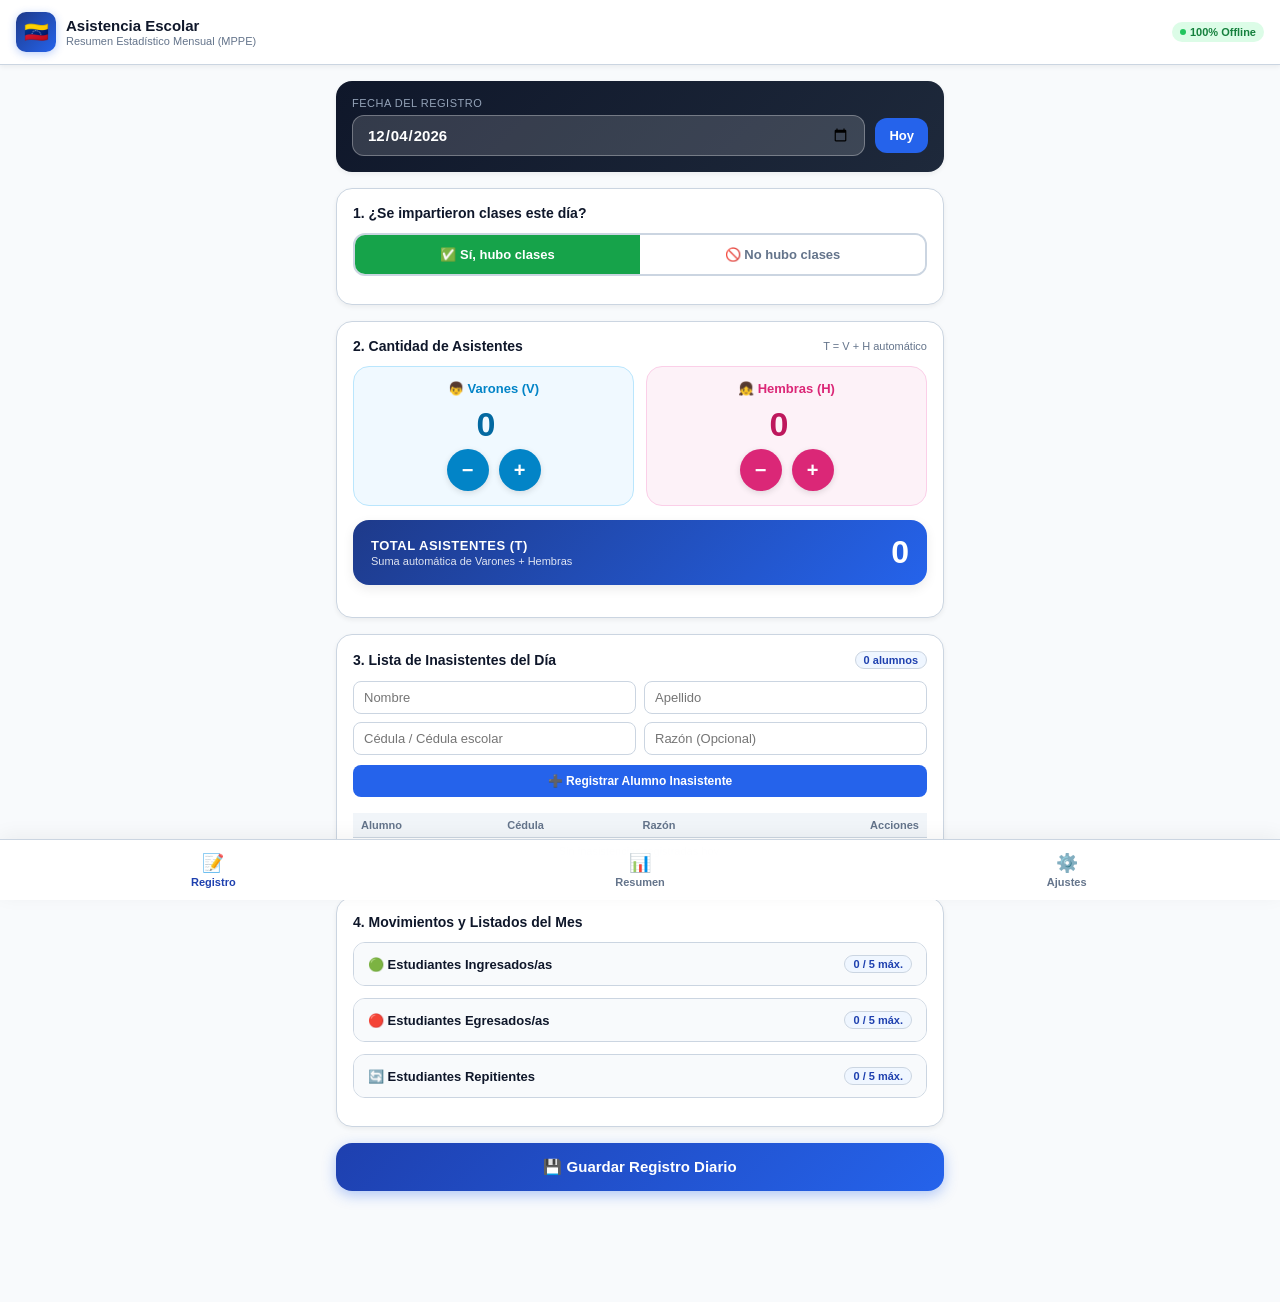
<file: index.html>
<!DOCTYPE html>
<html lang="es">
<head>
  <meta charset="UTF-8">
  <meta name="viewport" content="width=device-width, initial-scale=1.0, maximum-scale=1.0, user-scalable=no">
  <meta name="theme-color" content="#1e3a8a">
  <meta name="description" content="Registro diario de asistencia escolar y resumen estadístico mensual según formato oficial MPPE. 100% offline.">
  <title>Asistencia Escolar - MPPE Venezuela</title>

  <style>
    /* 
      Asistencia Escolar Mobile App Styling
      Estilo moderno, responsivo, soporte de modo oscuro, adaptado al formato venezolano MPPE
    */
    :root {
      --primary: #1e40af;
      --primary-hover: #1d4ed8;
      --primary-light: #eff6ff;
      --boys-color: #0284c7;
      --boys-bg: #f0f9ff;
      --girls-color: #db2777;
      --girls-bg: #fdf2f8;
      --noclass-color: #dc2626;
      --noclass-bg: #fef2f2;
      --success: #16a34a;
      --warning: #d97706;
      --surface: #ffffff;
      --background: #f8fafc;
      --text-main: #0f172a;
      --text-muted: #64748b;
      --border: #cbd5e1;
      --radius-lg: 16px;
      --radius-md: 12px;
      --radius-sm: 8px;
      --shadow-sm: 0 2px 5px rgba(0,0,0,0.06);
      --shadow-md: 0 4px 12px rgba(0,0,0,0.08);
      --shadow-lg: 0 10px 25px -5px rgba(30,64,175,0.15);
    }

    body.dark-mode {
      --background: #0f172a;
      --surface: #1e293b;
      --text-main: #f8fafc;
      --text-muted: #94a3b8;
      --border: #334155;
      --primary-light: #1e293b;
      --boys-bg: #0c4a6e;
      --girls-bg: #831843;
      --noclass-bg: #450a0a;
    }

    * {
      box-sizing: border-box;
      margin: 0;
      padding: 0;
      -webkit-tap-highlight-color: transparent;
      font-family: -apple-system, BlinkMacSystemFont, "Segoe UI", Roboto, Helvetica, Arial, sans-serif;
    }

    body {
      background-color: var(--background);
      color: var(--text-main);
      min-height: 100vh;
      padding-bottom: 95px;
      transition: background-color 0.2s ease, color 0.2s ease;
    }

    /* HEADER */
    .app-header {
      position: sticky;
      top: 0;
      z-index: 40;
      background: rgba(255, 255, 255, 0.96);
      backdrop-filter: blur(12px);
      -webkit-backdrop-filter: blur(12px);
      border-bottom: 1px solid var(--border);
      padding: 12px 16px;
      display: flex;
      align-items: center;
      justify-content: space-between;
      box-shadow: var(--shadow-sm);
    }

    body.dark-mode .app-header {
      background: rgba(30, 41, 59, 0.96);
    }

    .brand {
      display: flex;
      align-items: center;
      gap: 10px;
    }

    .brand-icon {
      width: 40px;
      height: 40px;
      background: linear-gradient(135deg, #1e3a8a, #2563eb);
      color: white;
      border-radius: 10px;
      display: flex;
      align-items: center;
      justify-content: center;
      font-size: 20px;
      box-shadow: 0 2px 8px rgba(37,99,235,0.3);
    }

    .brand-text h1 {
      font-size: 15px;
      font-weight: 700;
      color: var(--text-main);
      line-height: 1.2;
    }

    .brand-text p {
      font-size: 11px;
      color: var(--text-muted);
    }

    .offline-badge {
      background: #dcfce7;
      color: #15803d;
      font-size: 11px;
      font-weight: 600;
      padding: 4px 8px;
      border-radius: 20px;
      display: flex;
      align-items: center;
      gap: 4px;
    }

    body.dark-mode .offline-badge {
      background: #14532d;
      color: #86efac;
    }

    .offline-badge::before {
      content: '';
      width: 6px;
      height: 6px;
      background-color: #22c55e;
      border-radius: 50%;
    }

    .container {
      max-width: 640px;
      margin: 0 auto;
      padding: 16px;
    }

    .tab-content {
      display: none;
    }

    .tab-content.active {
      display: block;
      animation: fadeIn 0.25s ease-in-out;
    }

    @keyframes fadeIn {
      from { opacity: 0; transform: translateY(6px); }
      to { opacity: 1; transform: translateY(0); }
    }

    .card {
      background: var(--surface);
      border-radius: var(--radius-lg);
      border: 1px solid var(--border);
      padding: 16px;
      margin-bottom: 16px;
      box-shadow: var(--shadow-sm);
    }

    .card-title {
      font-size: 14px;
      font-weight: 700;
      color: var(--text-main);
      display: flex;
      align-items: center;
      justify-content: space-between;
      margin-bottom: 12px;
    }

    .badge-counter {
      background: var(--primary-light);
      color: var(--primary);
      padding: 2px 8px;
      border-radius: 12px;
      font-size: 11px;
      font-weight: 700;
      border: 1px solid var(--border);
    }

    /* DATE SELECTOR */
    .date-selector-card {
      background: linear-gradient(135deg, #0f172a, #1e293b);
      color: white;
      border: none;
    }

    .date-selector-card label {
      font-size: 11px;
      color: #94a3b8;
      text-transform: uppercase;
      letter-spacing: 0.5px;
      display: block;
      margin-bottom: 6px;
    }

    .date-input-wrapper {
      display: flex;
      gap: 10px;
      align-items: center;
    }

    .date-input-wrapper input[type="date"] {
      flex: 1;
      background: rgba(255, 255, 255, 0.15);
      border: 1px solid rgba(255, 255, 255, 0.3);
      color: white;
      padding: 10px 14px;
      border-radius: var(--radius-md);
      font-size: 15px;
      font-weight: 600;
      outline: none;
    }

    .btn-today {
      background: #2563eb;
      color: white;
      border: none;
      padding: 10px 14px;
      border-radius: var(--radius-md);
      font-weight: 600;
      font-size: 13px;
      cursor: pointer;
      white-space: nowrap;
    }

    /* CLASES SÍ / NO SELECTOR */
    .class-status-selector {
      border: 2px solid var(--border);
      border-radius: var(--radius-md);
      overflow: hidden;
      display: grid;
      grid-template-columns: 1fr 1fr;
      margin-bottom: 12px;
    }

    .class-status-btn {
      padding: 12px;
      border: none;
      background: var(--surface);
      color: var(--text-muted);
      font-weight: 700;
      font-size: 13px;
      cursor: pointer;
      transition: all 0.2s ease;
      display: flex;
      align-items: center;
      justify-content: center;
      gap: 6px;
    }

    .class-status-btn.active.yes {
      background: #16a34a;
      color: white;
    }

    .class-status-btn.active.no {
      background: #dc2626;
      color: white;
    }

    .word-counter-badge {
      font-size: 11px;
      font-weight: 600;
      padding: 3px 8px;
      border-radius: 6px;
      background: #f1f5f9;
      color: #64748b;
      display: inline-flex;
      align-items: center;
      gap: 4px;
      transition: all 0.2s ease;
    }

    .word-counter-badge.warn {
      background: #fef3c7;
      color: #b45309;
      border: 1px solid #fcd34d;
    }

    body.dark-mode .word-counter-badge {
      background: #334155;
      color: #cbd5e1;
    }

    body.dark-mode .word-counter-badge.warn {
      background: #78350f;
      color: #fef3c7;
      border-color: #b45309;
    }

    .reason-textarea {
      width: 100%;
      margin-top: 8px;
      padding: 12px;
      border-radius: var(--radius-md);
      border: 1px solid #fca5a5;
      background: var(--surface);
      color: var(--text-main);
      font-size: 14px;
      resize: vertical;
      min-height: 80px;
      outline: none;
    }

    /* CONTADORES V Y H */
    .counters-grid {
      display: grid;
      grid-template-columns: 1fr 1fr;
      gap: 12px;
      margin-bottom: 14px;
    }

    .counter-card {
      padding: 14px;
      border-radius: var(--radius-lg);
      text-align: center;
    }

    .counter-card.boys {
      background: var(--boys-bg);
      border: 1px solid #bae6fd;
    }

    .counter-card.girls {
      background: var(--girls-bg);
      border: 1px solid #fbcfe8;
    }

    body.dark-mode .counter-card.boys { border-color: #0284c7; }
    body.dark-mode .counter-card.girls { border-color: #be185d; }

    .counter-title {
      font-size: 13px;
      font-weight: 700;
      margin-bottom: 4px;
    }

    .counter-card.boys .counter-title { color: var(--boys-color); }
    .counter-card.girls .counter-title { color: var(--girls-color); }
    body.dark-mode .counter-card.boys .counter-title { color: #38bdf8; }
    body.dark-mode .counter-card.girls .counter-title { color: #f472b6; }

    .counter-display-input {
      font-size: 34px;
      font-weight: 800;
      line-height: 1;
      margin: 4px 0;
      width: 100%;
      text-align: center;
      border: 1px dashed transparent;
      border-radius: var(--radius-sm);
      background: transparent;
      outline: none;
    }

    .counter-display-input:focus {
      border-color: var(--primary);
      background: rgba(255, 255, 255, 0.4);
    }

    body.dark-mode .counter-display-input:focus {
      background: rgba(0, 0, 0, 0.3);
    }

    .counter-card.boys .counter-display-input { color: #0369a1; }
    .counter-card.girls .counter-display-input { color: #be185d; }
    body.dark-mode .counter-card.boys .counter-display-input { color: #7dd3fc; }
    body.dark-mode .counter-card.girls .counter-display-input { color: #f472b6; }

    .counter-controls {
      display: flex;
      gap: 10px;
      justify-content: center;
    }

    .btn-counter {
      width: 42px;
      height: 42px;
      border-radius: 50%;
      border: none;
      font-size: 20px;
      font-weight: bold;
      cursor: pointer;
      display: flex;
      align-items: center;
      justify-content: center;
      box-shadow: 0 2px 6px rgba(0,0,0,0.12);
    }

    .btn-counter:active { transform: scale(0.92); }
    .boys .btn-counter { background: #0284c7; color: white; }
    .girls .btn-counter { background: #db2777; color: white; }

    /* TOTAL ASISTENCIA CARD */
    .total-summary-card {
      background: linear-gradient(135deg, #1e3a8a, #2563eb);
      color: white;
      border-radius: var(--radius-lg);
      padding: 14px 18px;
      display: flex;
      align-items: center;
      justify-content: space-between;
      margin-bottom: 16px;
      box-shadow: var(--shadow-md);
    }

    .total-summary-title {
      font-size: 13px;
      text-transform: uppercase;
      font-weight: 700;
      letter-spacing: 0.5px;
    }

    .total-summary-sub {
      font-size: 11px;
      opacity: 0.85;
      margin-top: 2px;
    }

    .total-summary-value {
      font-size: 32px;
      font-weight: 800;
    }

    /* INASISTENTES LIST & FORMS */
    .inline-form {
      display: grid;
      grid-template-columns: 1fr 1fr;
      gap: 8px;
      margin-bottom: 10px;
    }

    .form-control,
    .form-control-sm {
      width: 100%;
      padding: 8px 10px;
      border: 1px solid var(--border);
      border-radius: var(--radius-sm);
      font-size: 13px;
      background: var(--surface);
      color: var(--text-main);
      outline: none;
      box-sizing: border-box;
    }

    .form-control:focus,
    .form-control-sm:focus {
      border-color: var(--primary);
    }

    .btn-add-item {
      background: #2563eb;
      color: white;
      border: none;
      padding: 9px 12px;
      border-radius: var(--radius-sm);
      font-size: 12px;
      font-weight: 700;
      cursor: pointer;
      display: inline-flex;
      align-items: center;
      justify-content: center;
      gap: 4px;
    }

    .items-table {
      width: 100%;
      border-collapse: collapse;
      margin-top: 8px;
      font-size: 12px;
    }

    .items-table th {
      background: #f1f5f9;
      color: var(--text-muted);
      font-weight: 700;
      padding: 6px 8px;
      text-align: left;
      font-size: 11px;
    }

    body.dark-mode .items-table th { background: #0f172a; }

    .items-table td {
      padding: 7px 8px;
      border-top: 1px solid var(--border);
    }

    .btn-edit-item {
      background: #eff6ff;
      color: #1d4ed8;
      border: 1px solid #bfdbfe;
      padding: 3px 6px;
      border-radius: 4px;
      font-size: 11px;
      cursor: pointer;
      margin-right: 4px;
      display: inline-flex;
      align-items: center;
      justify-content: center;
    }

    body.dark-mode .btn-edit-item {
      background: #1e3a8a;
      color: #93c5fd;
      border-color: #3b82f6;
    }

    .btn-del-item {
      background: #fee2e2;
      color: #b91c1c;
      border: 1px solid #fca5a5;
      padding: 3px 6px;
      border-radius: 4px;
      font-size: 11px;
      cursor: pointer;
      display: inline-flex;
      align-items: center;
      justify-content: center;
    }

    body.dark-mode .btn-del-item {
      background: #7f1d1d;
      color: #fca5a5;
      border-color: #991b1b;
    }

    .btn-modal-cancel {
      flex: 1;
      padding: 11px;
      background: #f1f5f9;
      color: var(--text-main);
      border: 1px solid var(--border);
      border-radius: var(--radius-md);
      font-weight: 600;
      font-size: 13px;
      cursor: pointer;
    }

    body.dark-mode .btn-modal-cancel {
      background: #334155;
      color: #f8fafc;
      border-color: #475569;
    }

    /* SAVE BUTTON */
    .btn-save-main {
      width: 100%;
      background: linear-gradient(135deg, #1e40af, #2563eb);
      color: white;
      border: none;
      padding: 15px;
      border-radius: var(--radius-lg);
      font-size: 15px;
      font-weight: 700;
      cursor: pointer;
      box-shadow: 0 4px 14px rgba(37,99,235,0.35);
      display: flex;
      align-items: center;
      justify-content: center;
      gap: 8px;
      margin-top: 10px;
    }

    .btn-save-main:active { transform: scale(0.98); }

    /* SUMMARY TAB */
    .month-picker-bar {
      display: flex;
      gap: 8px;
      margin-bottom: 14px;
    }

    .month-picker-bar select {
      flex: 1;
      padding: 10px;
      border-radius: var(--radius-md);
      border: 1px solid var(--border);
      background: var(--surface);
      color: var(--text-main);
      font-size: 13px;
      font-weight: 600;
      outline: none;
    }

    .metrics-grid {
      display: grid;
      grid-template-columns: repeat(2, 1fr);
      gap: 10px;
      margin-bottom: 14px;
    }

    .metric-card {
      background: var(--surface);
      border-radius: var(--radius-md);
      border: 1px solid var(--border);
      padding: 12px;
      box-shadow: var(--shadow-sm);
    }

    .metric-card.primary {
      grid-column: span 2;
      background: linear-gradient(135deg, #1e3a8a, #1d4ed8);
      color: white;
    }

    .metric-title {
      font-size: 11px;
      text-transform: uppercase;
      font-weight: 700;
      color: var(--text-muted);
    }

    .metric-card.primary .metric-title { color: #bfdbfe; }

    .metric-value {
      font-size: 24px;
      font-weight: 800;
      margin-top: 2px;
    }

    .metric-sub {
      font-size: 11px;
      margin-top: 3px;
      color: var(--text-muted);
    }

    .metric-card.primary .metric-sub { color: #dbeafe; }

    .table-responsive {
      overflow-x: auto;
      border-radius: var(--radius-md);
      border: 1px solid var(--border);
    }

    .daily-log-table {
      width: 100%;
      border-collapse: collapse;
      background: var(--surface);
      color: var(--text-main);
      font-size: 12px;
    }

    .daily-log-table th {
      background: #f1f5f9;
      color: var(--text-muted);
      font-weight: 700;
      text-transform: uppercase;
      font-size: 10px;
      padding: 8px;
      text-align: center;
    }

    body.dark-mode .daily-log-table th { background: #0f172a; }

    .daily-log-table td {
      padding: 8px;
      border-top: 1px solid var(--border);
      text-align: center;
    }

    /* BOTTOM NAV */
    .bottom-nav {
      position: fixed;
      bottom: 0;
      left: 0;
      right: 0;
      z-index: 50;
      background: rgba(255, 255, 255, 0.96);
      backdrop-filter: blur(16px);
      -webkit-backdrop-filter: blur(16px);
      border-top: 1px solid var(--border);
      display: flex;
      justify-content: space-around;
      padding: 8px 0;
      box-shadow: 0 -4px 20px rgba(0,0,0,0.05);
    }

    body.dark-mode .bottom-nav { background: rgba(30, 41, 59, 0.96); }

    .nav-item {
      flex: 1;
      display: flex;
      flex-direction: column;
      align-items: center;
      justify-content: center;
      gap: 2px;
      background: none;
      border: none;
      color: var(--text-muted);
      font-size: 11px;
      font-weight: 600;
      cursor: pointer;
      padding: 4px 0;
    }

    .nav-item.active { color: var(--primary); }
    .nav-icon { font-size: 18px; }

    /* MODAL */
    .modal-overlay {
      position: fixed;
      top: 0; left: 0; right: 0; bottom: 0;
      background: rgba(15, 23, 42, 0.65);
      backdrop-filter: blur(4px);
      z-index: 100;
      display: flex;
      align-items: center;
      justify-content: center;
      padding: 16px;
      opacity: 0;
      pointer-events: none;
      transition: opacity 0.2s ease;
    }

    .modal-overlay.active {
      opacity: 1;
      pointer-events: auto;
    }

    .modal-container {
      background: var(--surface);
      color: var(--text-main);
      width: 100%;
      max-width: 500px;
      border-radius: var(--radius-lg);
      padding: 18px;
      box-shadow: var(--shadow-lg);
      max-height: 90vh;
      overflow-y: auto;
    }

    .modal-header {
      display: flex;
      align-items: center;
      justify-content: space-between;
      margin-bottom: 12px;
    }

    .modal-title {
      font-size: 15px;
      font-weight: 700;
      color: var(--text-main);
    }

    .btn-close-modal {
      background: #f1f5f9;
      border: none;
      width: 30px;
      height: 30px;
      border-radius: 50%;
      font-size: 16px;
      cursor: pointer;
      display: flex;
      align-items: center;
      justify-content: center;
    }

    body.dark-mode .btn-close-modal { background: #334155; color: white; }

    /* TOAST */
    .toast {
      position: fixed;
      top: 18px;
      left: 50%;
      transform: translateX(-50%) translateY(-20px);
      background: #0f172a;
      color: white;
      padding: 10px 18px;
      border-radius: 30px;
      font-size: 12px;
      font-weight: 600;
      box-shadow: 0 10px 25px rgba(0,0,0,0.2);
      z-index: 200;
      opacity: 0;
      pointer-events: none;
      transition: all 0.3s ease;
    }

    .toast.show {
      opacity: 1;
      transform: translateX(-50%) translateY(0);
    }

    /* COLLAPSIBLE DETAILS */
    details {
      border: 1px solid var(--border);
      border-radius: var(--radius-md);
      margin-bottom: 12px;
      background: var(--surface);
      overflow: hidden;
    }

    details summary {
      padding: 12px 14px;
      font-weight: 700;
      font-size: 13px;
      cursor: pointer;
      background: #f8fafc;
      color: var(--text-main);
      display: flex;
      align-items: center;
      justify-content: space-between;
      user-select: none;
    }

    body.dark-mode details summary { background: #1e293b; }

    details[open] summary {
      border-bottom: 1px solid var(--border);
    }

    .details-body {
      padding: 14px;
    }
  </style>
</head>
<body>

  <!-- HEADER NATIVO MÓVIL -->
  <header class="app-header">
    <div class="brand">
      <div class="brand-icon">🇻🇪</div>
      <div class="brand-text">
        <h1>Asistencia Escolar</h1>
        <p>Resumen Estadístico Mensual (MPPE)</p>
      </div>
    </div>
    <div class="header-actions">
      <span class="offline-badge">100% Offline</span>
    </div>
  </header>

  <main class="container">

    <!-- ========================================== -->
    <!-- TAB 1: REGISTRO DIARIO DE ASISTENCIA       -->
    <!-- ========================================== -->
    <section id="tab-form" class="tab-content active">

      <!-- SELECTOR DE FECHA -->
      <div class="card date-selector-card">
        <label for="inputDate">Fecha del Registro</label>
        <div class="date-input-wrapper">
          <input type="date" id="inputDate">
          <button type="button" id="btnToday" class="btn-today">Hoy</button>
        </div>
      </div>

      <!-- PASO 1: SE DIO O NO SE DIO CLASES -->
      <div class="card">
        <div class="card-title">
          <span>1. ¿Se impartieron clases este día?</span>
        </div>

        <div class="class-status-selector">
          <button type="button" id="btnClassYes" class="class-status-btn active yes">
            ✅ Sí, hubo clases
          </button>
          <button type="button" id="btnClassNo" class="class-status-btn no">
            🚫 No hubo clases
          </button>
        </div>

        <!-- MOTIVO SI NO HUBO CLASES -->
        <div id="containerNoClassReason" style="display: none; margin-top: 10px;">
          <div style="display: flex; justify-content: space-between; align-items: center; margin-bottom: 4px;">
            <label style="font-size: 11px; font-weight: 700; color: #dc2626; text-transform: uppercase;">
              Motivo o razón de suspensión:
            </label>
            <span id="wordCountBadge" class="word-counter-badge">0 / 20 palabras &bull; 0 / 80 caracteres</span>
          </div>
          <p style="font-size: 11px; color: var(--text-muted); margin-bottom: 6px;">
            💡 <em>Sugerencia: No exceder 20 palabras ni 80 caracteres para que ajuste perfectamente en la casilla del formato oficial.</em>
          </p>
          <textarea id="inputNoClassReason" class="reason-textarea" placeholder="Ej: Suspensión por mantenimiento de aulas y fumigación general..."></textarea>
        </div>
      </div>

      <!-- SECCIÓN QUE SOLO SE MUESTRA SI SÍ HUBO CLASES -->
      <div id="classActiveSection">

        <!-- PASO 2: ASISTENCIA V Y H (T ES AUTOMÁTICO) -->
        <div class="card">
          <div class="card-title">
            <span>2. Cantidad de Asistentes</span>
            <span style="font-size:11px; color:var(--text-muted); font-weight:normal;">T = V + H automático</span>
          </div>

          <div class="counters-grid">
            <!-- VARONES (V) -->
            <div class="counter-card boys">
              <div class="counter-title">👦 Varones (V)</div>
              <input type="number" id="inputNinos" class="counter-display-input" min="0" value="0" inputmode="numeric" pattern="[0-9]*">
              <div class="counter-controls">
                <button type="button" id="btnMinusNinos" class="btn-counter">−</button>
                <button type="button" id="btnPlusNinos" class="btn-counter">+</button>
              </div>
            </div>

            <!-- HEMBRAS (H) -->
            <div class="counter-card girls">
              <div class="counter-title">👧 Hembras (H)</div>
              <input type="number" id="inputNinas" class="counter-display-input" min="0" value="0" inputmode="numeric" pattern="[0-9]*">
              <div class="counter-controls">
                <button type="button" id="btnMinusNinas" class="btn-counter">−</button>
                <button type="button" id="btnPlusNinas" class="btn-counter">+</button>
              </div>
            </div>
          </div>

          <!-- ASISTENCIA TOTAL DEL DÍA (AUTOMÁTICA) -->
          <div class="total-summary-card">
            <div>
              <div class="total-summary-title">Total Asistentes (T)</div>
              <div class="total-summary-sub">Suma automática de Varones + Hembras</div>
            </div>
            <div id="displayTotal" class="total-summary-value">0</div>
          </div>
        </div>

        <!-- PASO 3: LISTA DE ALUMNOS INASISTENTES DEL DÍA (SIN LÍMITE) -->
        <div class="card">
          <div class="card-title">
            <span>3. Lista de Inasistentes del Día</span>
            <span id="badgeInasistentesCount" class="badge-counter">0 alumnos</span>
          </div>

          <div class="inline-form">
            <input type="text" id="inasistenteNombre" class="form-control-sm" placeholder="Nombre">
            <input type="text" id="inasistenteApellido" class="form-control-sm" placeholder="Apellido">
            <input type="text" id="inasistenteCedula" class="form-control-sm" placeholder="Cédula / Cédula escolar">
            <input type="text" id="inasistenteRazon" class="form-control-sm" placeholder="Razón (Opcional)">
          </div>

          <button type="button" id="btnAddInasistente" class="btn-add-item" style="width: 100%; margin-bottom: 8px;">
            ➕ Registrar Alumno Inasistente
          </button>

          <div id="containerInasistentesList" style="overflow-x: auto;">
            <table class="items-table">
              <thead>
                <tr>
                  <th>Alumno</th>
                  <th>Cédula</th>
                  <th>Razón</th>
                  <th style="text-align:right;">Acciones</th>
                </tr>
              </thead>
              <tbody id="tbodyInasistentes">
                <tr><td colspan="4" style="text-align:center; color:var(--text-muted);">Sin inasistencias registradas hoy.</td></tr>
              </tbody>
            </table>
          </div>
        </div>

      </div> <!-- Fin #classActiveSection -->

      <!-- SECCIONES DE MATRÍCULA Y MOVIMIENTOS DEL MES -->
      <div class="card">
        <div class="card-title">
          <span>4. Movimientos y Listados del Mes</span>
        </div>

        <!-- 4.1 INGRESADOS (MÁX 5 AL MES) -->
        <details>
          <summary>
            <span>🟢 Estudiantes Ingresados/as</span>
            <span id="badgeIngresadosCount" class="badge-counter">0 / 5 máx.</span>
          </summary>
          <div class="details-body">
            <p style="font-size: 11px; color: var(--text-muted); margin-bottom: 10px;">
              Límite de 5 registros mensuales según formato MPPE.
            </p>
            <div class="inline-form">
              <input type="text" id="ingresadoNombre" class="form-control-sm" placeholder="Nombre y Apellido">
              <select id="ingresadoGen" class="form-control-sm">
                <option value="V">Varón (V)</option>
                <option value="H">Hembra (H)</option>
              </select>
              <input type="text" id="ingresadoPlantel" class="form-control-sm" placeholder="Plantel de procedencia">
              <input type="date" id="ingresadoFecha" class="form-control-sm">
            </div>
            <button type="button" id="btnAddIngresado" class="btn-add-item" style="width: 100%; margin-bottom: 8px;">
              ➕ Agregar Estudiante Ingresado
            </button>
            <div style="overflow-x: auto; margin-top: 8px;">
              <table class="items-table">
                <thead>
                  <tr><th>Nombre</th><th>Gen</th><th>Procedencia</th><th>Fecha</th><th style="text-align:right;">Acciones</th></tr>
                </thead>
                <tbody id="tbodyIngresados"></tbody>
              </table>
            </div>
          </div>
        </details>

        <!-- 4.2 EGRESADOS (MÁX 5 AL MES) -->
        <details>
          <summary>
            <span>🔴 Estudiantes Egresados/as</span>
            <span id="badgeEgresadosCount" class="badge-counter">0 / 5 máx.</span>
          </summary>
          <div class="details-body">
            <p style="font-size: 11px; color: var(--text-muted); margin-bottom: 10px;">
              Límite de 5 registros mensuales según formato MPPE.
            </p>
            <div class="inline-form">
              <input type="text" id="egresadoNombre" class="form-control-sm" placeholder="Nombre y Apellido">
              <select id="egresadoGen" class="form-control-sm">
                <option value="V">Varón (V)</option>
                <option value="H">Hembra (H)</option>
              </select>
              <input type="text" id="egresadoPlantel" class="form-control-sm" placeholder="Plantel aceptación de cupo">
              <input type="date" id="egresadoFecha" class="form-control-sm">
            </div>
            <button type="button" id="btnAddEgresado" class="btn-add-item" style="width: 100%; margin-bottom: 8px;">
              ➕ Agregar Estudiante Egresado
            </button>
            <div style="overflow-x: auto; margin-top: 8px;">
              <table class="items-table">
                <thead>
                  <tr><th>Nombre</th><th>Gen</th><th>Plantel Aceptación</th><th>Fecha</th><th style="text-align:right;">Acciones</th></tr>
                </thead>
                <tbody id="tbodyEgresados"></tbody>
              </table>
            </div>
          </div>
        </details>

        <!-- 4.3 REPITIENTES (MÁX 5 AL MES) -->
        <details>
          <summary>
            <span>🔄 Estudiantes Repitientes</span>
            <span id="badgeRepitientesCount" class="badge-counter">0 / 5 máx.</span>
          </summary>
          <div class="details-body">
            <p style="font-size: 11px; color: var(--text-muted); margin-bottom: 10px;">
              Selección exclusiva: 1ª, 2ª o 3ª vez. Límite de 5 registros mensuales.
            </p>
            <div class="inline-form">
              <input type="text" id="repitienteNombre" class="form-control-sm" placeholder="Nombre y Apellido">
              <input type="number" id="repitienteEdad" class="form-control-sm" placeholder="Edad" min="3" max="20">
              <select id="repitienteVez" class="form-control-sm" style="grid-column: span 2;">
                <option value="1">1ª vez</option>
                <option value="2">2ª vez</option>
                <option value="3">3ª vez</option>
              </select>
            </div>
            <button type="button" id="btnAddRepitiente" class="btn-add-item" style="width: 100%; margin-bottom: 8px;">
              ➕ Agregar Estudiante Repitiente
            </button>
            <div style="overflow-x: auto; margin-top: 8px;">
              <table class="items-table">
                <thead>
                  <tr><th>Nombre</th><th>Edad</th><th>Condición</th><th style="text-align:right;">Acciones</th></tr>
                </thead>
                <tbody id="tbodyRepitientes"></tbody>
              </table>
            </div>
          </div>
        </details>
      </div>

      <!-- BOTON GUARDAR -->
      <button type="button" id="btnSaveAttendance" class="btn-save-main">
        💾 Guardar Registro Diario
      </button>

    </section>

    <!-- ========================================== -->
    <!-- TAB 2: RESUMEN MENSUAL E INFORMES          -->
    <!-- ========================================== -->
    <section id="tab-summary" class="tab-content">
      
      <!-- BARRA DE SELECCION DE MES/AÑO -->
      <div class="card" style="padding: 12px;">
        <div class="month-picker-bar">
          <select id="selectMonth">
            <option value="01">Enero</option>
            <option value="02">Febrero</option>
            <option value="03">Marzo</option>
            <option value="04">Abril</option>
            <option value="05">Mayo</option>
            <option value="06">Junio</option>
            <option value="07">Julio</option>
            <option value="08">Agosto</option>
            <option value="09">Septiembre</option>
            <option value="10">Octubre</option>
            <option value="11">Noviembre</option>
            <option value="12">Diciembre</option>
          </select>
          <select id="selectYear"></select>
        </div>

        <!-- BOTONES DE EXPORTACION SEGÚN FORMATO MPPE -->
        <div style="display: grid; grid-template-columns: 1fr 1fr; gap: 8px;">
          <button type="button" id="btnExportPDF" style="background:#dc2626; color:white; border:none; padding:12px; border-radius:var(--radius-md); font-weight:700; font-size:12px; cursor:pointer; display:flex; align-items:center; justify-content:center; gap:6px;">
            📄 Exportar PDF (MPPE)
          </button>
          <button type="button" id="btnExportExcel" style="background:#16a34a; color:white; border:none; padding:12px; border-radius:var(--radius-md); font-weight:700; font-size:12px; cursor:pointer; display:flex; align-items:center; justify-content:center; gap:6px;">
            📊 Exportar Excel (MPPE)
          </button>
        </div>

        <!-- BOTONES DE ENVÍO Y COMPARTIR REPORTES (CORREO Y WHATSAPP) -->
        <div style="display: grid; grid-template-columns: 1fr 1fr; gap: 8px; margin-top: 8px;">
          <button type="button" id="btnSendReportEmail" style="background: linear-gradient(135deg, #0284c7, #2563eb); color: white; border: none; padding: 12px; border-radius: var(--radius-md); font-weight: 700; font-size: 12px; cursor: pointer; display: flex; align-items: center; justify-content: center; gap: 6px; box-shadow: 0 2px 4px rgba(37,99,235,0.25);">
            ✉️ Enviar a Correo (PDF + Excel)
          </button>
          <button type="button" id="btnShareWhatsApp" style="background: linear-gradient(135deg, #16a34a, #15803d); color: white; border: none; padding: 12px; border-radius: var(--radius-md); font-weight: 700; font-size: 12px; cursor: pointer; display: flex; align-items: center; justify-content: center; gap: 6px; box-shadow: 0 2px 4px rgba(22,163,74,0.25);">
            💬 Compartir a WhatsApp
          </button>
        </div>
      </div>

      <!-- METRICAS Y PROMEDIOS -->
      <div class="metrics-grid">
        <div class="metric-card primary">
          <div class="metric-title">Promedio Asistencia Diaria</div>
          <div id="valPromedioTotal" class="metric-value">0</div>
          <div id="valPromedioNinosNinas" class="metric-sub">0 Varones (V) / 0 Hembras (H)</div>
        </div>

        <div class="metric-card">
          <div class="metric-title">Días con Clases</div>
          <div id="valDiasLectivos" class="metric-value" style="color:#16a34a;">0</div>
          <div class="metric-sub">Días impartidos</div>
        </div>

        <div class="metric-card">
          <div class="metric-title">Días Sin Clases</div>
          <div id="valDiasSinClases" class="metric-value" style="color:#dc2626;">0</div>
          <div class="metric-sub">Días suspendidos</div>
        </div>

        <div class="metric-card">
          <div class="metric-title">Ingresados Mes</div>
          <div id="valIntegradosTotal" class="metric-value" style="color:#0284c7;">0</div>
          <div class="metric-sub">Máx. 5 al mes</div>
        </div>

        <div class="metric-card">
          <div class="metric-title">Retirados Mes</div>
          <div id="valRetiradosTotal" class="metric-value" style="color:#d97706;">0</div>
          <div class="metric-sub">Egresados en el mes</div>
        </div>
      </div>

      <!-- GRAFICO DE TENDENCIA -->
      <div class="card">
        <div class="card-title">📈 Tendencia de Asistencia Diaria</div>
        <div id="chartContainer" style="margin-top: 10px;"></div>
      </div>

      <!-- TABLA BITÁCORA DIARIA DEL MES -->
      <div class="card">
        <div class="card-title">📅 Registros Diarios del Mes</div>
        <div class="table-responsive" style="margin-top: 10px;">
          <table class="daily-log-table">
            <thead>
              <tr>
                <th>Día</th>
                <th>Fecha</th>
                <th>Estado</th>
                <th>V</th>
                <th>H</th>
                <th>Total</th>
                <th>Inasist.</th>
                <th>Acción</th>
              </tr>
            </thead>
            <tbody id="dailyLogTableBody"></tbody>
          </table>
        </div>
      </div>

    </section>

    <!-- ========================================== -->
    <!-- TAB 3: AJUSTES, CONFIGURACIÓN Y MODO OSCURO -->
    <!-- ========================================== -->
    <section id="tab-settings" class="tab-content">
      
      <!-- MODO OSCURO -->
      <div class="card">
        <div style="display:flex; justify-content:space-between; align-items:center;">
          <div>
            <strong style="font-size: 14px;">🌙 Modo Oscuro</strong>
            <p style="font-size: 11px; color: var(--text-muted);">Interfaz optimizada para baja luminosidad</p>
          </div>
          <input type="checkbox" id="toggleDarkMode" style="width:20px; height:20px; cursor:pointer;">
        </div>
      </div>

      <!-- DATOS INSTITUCIONALES DEL PLANTEL (MEMBRETE MPPE) -->
      <div class="card">
        <div class="card-title">🏫 Datos Institucionales del Plantel</div>
        <div style="display: flex; flex-direction: column; gap: 10px;">
          <div>
            <label style="font-size: 11px; font-weight:700; color:var(--text-muted); text-transform:uppercase;">Nombre del Plantel / Escuela</label>
            <input type="text" id="cfgSchoolName" class="form-control-sm" placeholder="Ej. U.E.N. República de Indonesia">
          </div>
          <div style="display:grid; grid-template-columns: 1fr 1fr; gap: 8px;">
            <div>
              <label style="font-size: 11px; font-weight:700; color:var(--text-muted); text-transform:uppercase;">Código DEA</label>
              <input type="text" id="cfgDeaCode" class="form-control-sm" placeholder="Ej. OD 17441503">
            </div>
            <div>
              <label style="font-size: 11px; font-weight:700; color:var(--text-muted); text-transform:uppercase;">RIF</label>
              <input type="text" id="cfgSchoolRif" class="form-control-sm" placeholder="Ej. J-31685926-6">
            </div>
          </div>
          <div>
            <label style="font-size: 11px; font-weight:700; color:var(--text-muted); text-transform:uppercase;">Ubicación / Dirección</label>
            <input type="text" id="cfgSchoolLocation" class="form-control-sm" placeholder="Ej. Valle Arriba - Baruta">
          </div>
        </div>
      </div>

      <!-- DATOS DEL AULA Y DOCENTE -->
      <div class="card">
        <div class="card-title">📋 Datos del Aula y Docente</div>
        <div style="display: flex; flex-direction: column; gap: 10px;">
          <div>
            <label style="font-size: 11px; font-weight:700; color:var(--text-muted); text-transform:uppercase;">Docente</label>
            <input type="text" id="cfgTeacherName" class="form-control-sm" placeholder="Ej. Prof. María Rodríguez">
          </div>
          <div style="display:grid; grid-template-columns: 1fr 1fr; gap: 8px;">
            <div>
              <label style="font-size: 11px; font-weight:700; color:var(--text-muted); text-transform:uppercase;">Grado</label>
              <input type="text" id="cfgGrade" class="form-control-sm" placeholder="Ej. 3er Grado">
            </div>
            <div>
              <label style="font-size: 11px; font-weight:700; color:var(--text-muted); text-transform:uppercase;">Sección</label>
              <input type="text" id="cfgSection" class="form-control-sm" placeholder="Ej. A">
            </div>
          </div>
          <div style="display:grid; grid-template-columns: 1fr 1fr; gap: 8px;">
            <div>
              <label style="font-size: 11px; font-weight:700; color:var(--text-muted); text-transform:uppercase;">Año Escolar</label>
              <input type="text" id="cfgSchoolYear" class="form-control-sm" placeholder="Ej. 2025-2026">
            </div>
            <div>
              <label style="font-size: 11px; font-weight:700; color:var(--text-muted); text-transform:uppercase;">Días Hábiles del Mes</label>
              <input type="number" id="cfgDiasHabiles" class="form-control-sm" placeholder="Ej. 20" min="1" max="31">
            </div>
          </div>
        </div>
      </div>

      <!-- MATRÍCULA INICIAL Y EXTRANJEROS -->
      <div class="card">
        <div class="card-title">📊 Matrícula Inicial y Extranjeros</div>
        <div style="display: flex; flex-direction: column; gap: 10px;">
          <div>
            <label style="font-size: 11px; font-weight:700; color:var(--text-muted); text-transform:uppercase;">Matriculados en 1º Día del Mes</label>
            <div style="display:grid; grid-template-columns: 1fr 1fr; gap: 8px; margin-top:4px;">
              <input type="number" id="cfgMatriculaV" class="form-control-sm" placeholder="Varones (V)" min="0">
              <input type="number" id="cfgMatriculaH" class="form-control-sm" placeholder="Hembras (H)" min="0">
            </div>
          </div>
          <div>
            <label style="font-size: 11px; font-weight:700; color:var(--text-muted); text-transform:uppercase;">Extranjeros Matriculados</label>
            <div style="display:grid; grid-template-columns: 1fr 1fr; gap: 8px; margin-top:4px;">
              <input type="number" id="cfgExtranjerosV" class="form-control-sm" placeholder="Varones (V)" min="0">
              <input type="number" id="cfgExtranjerosH" class="form-control-sm" placeholder="Hembras (H)" min="0">
            </div>
          </div>
        </div>
      </div>

      <!-- CLASIFICACIÓN POR EDAD Y GÉNERO -->
      <div class="card">
        <div class="card-title">
          <span>👶 Clasificación por Edad y Género</span>
          <span style="font-size:10px; color:var(--text-muted);">Planilla Oficial</span>
        </div>
        <p style="font-size: 11px; color: var(--text-muted); margin-bottom: 8px;">
          Guarda las edades de tus alumnos. El total (T) se calcula automáticamente:
        </p>
        <div id="containerAgesConfig" style="display:flex; flex-direction:column; gap:6px;">
          <!-- Filas de edades generadas dinámicamente -->
        </div>
        <button type="button" id="btnAddAgeRow" class="btn-add-item" style="margin-top: 8px; width:100%;">
          ➕ Agregar otra edad
        </button>
      </div>

      <!-- BOTONES DE GUARDAR O BORRAR CONFIGURACIÓN -->
      <div style="display: flex; flex-direction: column; gap: 8px; margin-bottom: 16px;">
        <button type="button" id="btnSaveConfig" style="background:#1e40af; color:white; border:none; padding:12px; border-radius:var(--radius-md); font-weight:700; font-size:13px; cursor:pointer;">
          💾 Guardar Configuración Permanente
        </button>
        <button type="button" id="btnClearConfig" style="background:#fee2e2; color:#b91c1c; border:1px solid #fca5a5; padding:10px; border-radius:var(--radius-md); font-weight:700; font-size:12px; cursor:pointer;">
          🗑️ Borrar Configuración (Preguntar siempre antes de exportar)
        </button>
      </div>

      <!-- RESPALDO Y COPIAS DE SEGURIDAD (GOOGLE DRIVE / EMAIL) -->
      <div class="card">
        <div class="card-title">☁️ Respaldo en Google Drive y Correo</div>
        
        <div style="margin-bottom: 12px;">
          <label class="form-label" style="font-weight: 700; font-size: 12px; display: flex; align-items: center; gap: 5px; margin-bottom: 6px;">
            📧 Correo para Respaldo en Google Drive / Gmail:
          </label>
          <div style="display: flex; gap: 6px; margin-bottom: 6px;">
            <input type="email" id="inputBackupEmail" class="form-control" placeholder="ejemplo.docente@gmail.com" style="flex: 1;">
            <button type="button" id="btnSaveBackupEmailDirect" style="background:#2563eb; color:white; border:none; padding:8px 14px; border-radius:var(--radius-sm); font-weight:700; font-size:12px; cursor:pointer; white-space:nowrap; display:flex; align-items:center; gap:4px;">
              💾 Guardar
            </button>
          </div>
          
          <div style="background: rgba(59, 130, 246, 0.1); border-left: 4px solid #3b82f6; padding: 10px 12px; border-radius: 6px; font-size: 11px; color: var(--text-main); line-height: 1.45;">
            💡 <strong>Recomendación de Seguridad:</strong> Le sugerimos registrar un <strong>correo secundario</strong> (exclusivo para respaldos o gestión escolar). De esta forma mantendrá organizadas sus copias de seguridad en Google Drive sin saturar su cuenta personal principal ni exponer datos privados.
          </div>
        </div>

        <div style="display: flex; flex-direction: column; gap: 8px;">
          <button type="button" id="btnCloudBackup" style="background: linear-gradient(135deg, #0284c7, #2563eb); color:white; border:none; padding:12px; border-radius:var(--radius-md); font-weight:700; font-size:13px; cursor:pointer; display:flex; align-items:center; justify-content:center; gap:8px; box-shadow: 0 2px 5px rgba(37,99,235,0.25);">
            <svg style="width:18px;height:18px;fill:currentColor;" viewBox="0 0 24 24"><path d="M19.35 10.04C18.67 6.59 15.64 4 12 4 9.11 4 6.6 5.64 5.35 8.04 2.34 8.36 0 10.91 0 14c0 3.31 2.69 6 6 6h13c2.76 0 5-2.24 5-5 0-2.64-2.05-4.78-4.65-4.96zM14 13v4h-4v-4H7l5-5 5 5h-3z"/></svg>
            Guardar Respaldo en Google Drive / Correo
          </button>

          <button type="button" id="btnExportBackup" style="background:#4f46e5; color:white; border:none; padding:10px; border-radius:var(--radius-md); font-weight:700; font-size:12px; cursor:pointer;">
            ⬇️ Descargar Copia Local (.json)
          </button>

          <label style="background:#e0e7ff; color:#3730a3; border:1px dashed #6366f1; padding:10px; border-radius:var(--radius-md); font-weight:700; font-size:12px; cursor:pointer; text-align:center; display:block;">
            ⬆️ Restaurar Copia de Seguridad
            <input type="file" id="inputImportBackup" accept=".json" style="display: none;">
          </label>

          <button type="button" id="btnLoadDemoData" style="background:#f1f5f9; color:#475569; border:1px solid #cbd5e1; padding:8px; border-radius:var(--radius-md); font-weight:600; font-size:11px; cursor:pointer; margin-top:4px;">
            ⚡ Cargar Datos de Demostración del Mes
          </button>
        </div>
      </div>

    </section>

  </main>

  <!-- NAVEGACIÓN INFERIOR TÁCTIL -->
  <nav class="bottom-nav">
    <button type="button" class="nav-item active" data-tab="form">
      <span class="nav-icon">📝</span>
      <span>Registro</span>
    </button>
    <button type="button" class="nav-item" data-tab="summary">
      <span class="nav-icon">📊</span>
      <span>Resumen</span>
    </button>
    <button type="button" class="nav-item" data-tab="settings">
      <span class="nav-icon">⚙️</span>
      <span>Ajustes</span>
    </button>
  </nav>

  <!-- MODAL: PREGUNTAR DATOS ESTADÍSTICOS ANTES DE EXPORTAR -->
  <div id="modalExportPrompt" class="modal-overlay">
    <div class="modal-container">
      <div class="modal-header">
        <h3 class="modal-title">📄 Datos Requeridos para el Informe Oficial</h3>
        <button type="button" id="btnCloseExportModal" class="btn-close-modal">✕</button>
      </div>
      <p style="font-size:12px; color:var(--text-muted); margin-bottom:12px;">
        Verifica o completa los datos del mes antes de generar el documento oficial (MPPE):
      </p>

      <div style="display:flex; flex-direction:column; gap:10px;">
        <div>
          <label style="font-size:11px; font-weight:700; text-transform:uppercase;">Días Hábiles del Mes:</label>
          <input type="number" id="promptDiasHabiles" class="form-control-sm" placeholder="Ej. 20" min="1" max="31">
        </div>
        <div>
          <label style="font-size:11px; font-weight:700; text-transform:uppercase;">Matrícula en 1º Día del Mes:</label>
          <div style="display:grid; grid-template-columns:1fr 1fr; gap:8px;">
            <input type="number" id="promptMatriculaV" class="form-control-sm" placeholder="Varones (V)" min="0">
            <input type="number" id="promptMatriculaH" class="form-control-sm" placeholder="Hembras (H)" min="0">
          </div>
        </div>
        <div>
          <label style="font-size:11px; font-weight:700; text-transform:uppercase;">Extranjeros Matriculados:</label>
          <div style="display:grid; grid-template-columns:1fr 1fr; gap:8px;">
            <input type="number" id="promptExtranjerosV" class="form-control-sm" placeholder="Varones (V)" min="0">
            <input type="number" id="promptExtranjerosH" class="form-control-sm" placeholder="Hembras (H)" min="0">
          </div>
        </div>
        <div>
          <label style="font-size:11px; font-weight:700; text-transform:uppercase;">Clasificación por Edad y Género:</label>
          <div id="promptAgesContainer" style="display:flex; flex-direction:column; gap:6px; margin-top:4px;"></div>
        </div>
      </div>

      <button type="button" id="btnConfirmExport" style="width:100%; margin-top:16px; background:#16a34a; color:white; border:none; padding:12px; border-radius:var(--radius-md); font-weight:700; cursor:pointer;">
        ✅ Generar Documento Ahora
      </button>
    </div>
  </div>

  <!-- TOAST NOTIFICACIÓN -->
    <!-- MODAL: RESPALDO GOOGLE DRIVE Y CORREO -->
  <div id="modalCloudBackup" class="modal-overlay">
    <div class="modal-container">
      <div class="modal-header">
        <h3 class="modal-title">☁️ Respaldo en Google Drive y Correo</h3>
        <button type="button" id="btnCloseCloudModal" class="btn-close-modal">✕</button>
      </div>

      <div style="font-size:12px; color:var(--text-main); margin-bottom:12px; line-height:1.5;">
        <div style="background:rgba(34, 197, 94, 0.12); border:1px solid rgba(34, 197, 94, 0.3); border-radius:8px; padding:10px; margin-bottom:10px; color:var(--text-main);">
          <div style="font-weight:700; color:#16a34a; font-size:13px; display:flex; align-items:center; gap:6px;">
            <span>✅</span> ¡Copia de seguridad preparada con éxito!
          </div>
          <div id="cloudModalFileName" style="font-size:11px; color:var(--text-muted); margin-top:3px; word-break:break-all; font-family:monospace;"></div>
        </div>

        <!-- SECCIÓN EDITABLE: CORREO VINCULADO PARA GOOGLE DRIVE -->
        <div style="background:var(--surface); border:1px solid var(--border); border-radius:8px; padding:12px; margin-bottom:12px;">
          <label for="cloudModalEmailInput" style="font-weight:700; color:var(--text-main); font-size:12px; display:flex; align-items:center; gap:6px; margin-bottom:6px;">
            <span>📧</span> Correo vinculado a Google Drive / Respaldo:
          </label>
          <div style="display:flex; gap:6px; margin-bottom:6px;">
            <input type="email" id="cloudModalEmailInput" class="form-control" placeholder="ejemplo.docente@gmail.com" style="flex:1;">
            <button type="button" id="btnSaveCloudModalEmail" style="background:#2563eb; color:white; border:none; padding:8px 14px; border-radius:var(--radius-sm); font-weight:700; font-size:12px; cursor:pointer; white-space:nowrap; display:flex; align-items:center; gap:4px;">
              💾 Guardar
            </button>
          </div>
          <div id="cloudModalEmailStatus" style="font-size:11px; color:#16a34a; font-weight:600; display:none; margin-bottom:4px;"></div>
          <div id="cloudModalEmailDisplay" style="display:none;"></div>
          <div style="font-size:11px; color:var(--text-muted); line-height:1.4;">
            💡 <em>Recomendación: Registra un correo de Gmail (preferiblemente secundario) para mantener ordenados tus respaldos de Google Drive.</em>
          </div>
        </div>

        <p style="font-size:12px; color:var(--text-muted); margin-bottom:8px;">
          Elige cómo deseas resguardar tu copia de seguridad:
        </p>
      </div>

      <div style="display:flex; flex-direction:column; gap:8px;">
        <button type="button" id="btnActionOpenDrive" style="background:#059669; color:white; border:none; padding:11px; border-radius:var(--radius-md); font-weight:700; font-size:12px; cursor:pointer; display:flex; align-items:center; justify-content:center; gap:8px;">
          📂 Abrir Google Drive (Descarga y Sube tu Archivo)
        </button>

        <button type="button" id="btnActionSendEmail" style="background:#4f46e5; color:white; border:none; padding:11px; border-radius:var(--radius-md); font-weight:700; font-size:12px; cursor:pointer; display:flex; align-items:center; justify-content:center; gap:8px;">
          ✉️ Enviar a mi Correo (Gmail)
        </button>

        <button type="button" id="btnActionShareNative" style="background:#2563eb; color:white; border:none; padding:11px; border-radius:var(--radius-md); font-weight:700; font-size:12px; cursor:pointer; display:flex; align-items:center; justify-content:center; gap:8px;">
          📱 Compartir con Teléfono / WhatsApp
        </button>

        <button type="button" id="btnActionDownloadLocal" style="background:var(--surface); color:var(--text-main); border:1px solid var(--border); padding:10px; border-radius:var(--radius-md); font-weight:600; font-size:12px; cursor:pointer;">
          ⬇️ Solo Descargar Archivo en este Dispositivo
        </button>
      </div>
    </div>
  </div>


    <!-- MODAL: CONFIRMACIÓN DE BORRADO -->
  <div id="modalConfirmDelete" class="modal-overlay">
    <div class="modal-container" style="max-width: 360px; text-align: center;">
      <div style="width: 52px; height: 52px; border-radius: 50%; background: #fee2e2; color: #dc2626; display: flex; align-items: center; justify-content: center; font-size: 26px; margin: 0 auto 12px auto;">
        ⚠️
      </div>
      <h3 class="modal-title" style="margin-bottom: 8px; justify-content: center; font-size: 16px;">¿Está seguro de eliminar?</h3>
      <p id="confirmDeleteText" style="font-size: 13px; color: var(--text-muted); line-height: 1.45; margin-bottom: 18px;">
        Esta acción no se puede deshacer.
      </p>
      <div style="display: flex; gap: 10px;">
        <button type="button" id="btnCancelDelete" class="btn-modal-cancel">
          Cancelar
        </button>
        <button type="button" id="btnConfirmDelete" style="flex: 1; padding: 11px; background: #dc2626; color: white; border: none; border-radius: var(--radius-md); font-weight: 700; font-size: 13px; cursor: pointer; box-shadow: 0 2px 6px rgba(220, 38, 38, 0.3);">
          Sí, Eliminar
        </button>
      </div>
    </div>
  </div>

  <!-- MODAL: EDITAR REGISTRO -->
  <div id="modalEditRecord" class="modal-overlay">
    <div class="modal-container" style="max-width: 440px;">
      <div class="modal-header">
        <h3 id="editRecordModalTitle" class="modal-title">✏️ Editar Registro</h3>
        <button type="button" id="btnCloseEditRecordModal" class="btn-close-modal">✕</button>
      </div>
      <div id="editRecordFieldsContainer" style="display: flex; flex-direction: column; gap: 10px; margin-bottom: 16px;">
        <!-- Los campos se generan dinámicamente según el tipo -->
      </div>
      <div style="display: flex; gap: 10px;">
        <button type="button" id="btnCancelEditRecord" class="btn-modal-cancel">
          Cancelar
        </button>
        <button type="button" id="btnSaveEditRecord" style="flex: 1; padding: 11px; background: #2563eb; color: white; border: none; border-radius: var(--radius-md); font-weight: 700; font-size: 13px; cursor: pointer; box-shadow: 0 2px 6px rgba(37, 99, 235, 0.3);">
          Guardar Cambios
        </button>
      </div>
    </div>
  </div>

  <div id="toast" class="toast">Guardado correctamente</div>

  <!-- JAVASCRIPT EMBEBIDO AUTÓNOMO -->
  <script>
    /* ========================================================
       1. DATABASE MANAGER (IndexedDB con LocalStorage fallback)
       ======================================================== */
    const DB_NAME = 'AsistenciaEscolarDB_MPPE';
    const DB_VERSION = 2;
    const STORE_DAILY = 'asistencia_diaria';
    const STORE_INGRESADOS = 'estudiantes_ingresados';
    const STORE_EGRESADOS = 'estudiantes_egresados';
    const STORE_REPITIENTES = 'estudiantes_repitientes';

    class AttendanceDB {
      constructor() {
        this.db = null;
        this.initPromise = this.initDB();
      }

      async initDB() {
        return new Promise((resolve) => {
          if (!window.indexedDB) {
            resolve(null);
            return;
          }
          const request = indexedDB.open(DB_NAME, DB_VERSION);
          request.onerror = () => resolve(null);
          request.onsuccess = (e) => {
            this.db = e.target.result;
            resolve(this.db);
          };
          request.onupgradeneeded = (e) => {
            const db = e.target.result;
            if (!db.objectStoreNames.contains(STORE_DAILY)) {
              db.createObjectStore(STORE_DAILY, { keyPath: 'date' });
            }
            if (!db.objectStoreNames.contains(STORE_INGRESADOS)) {
              const s = db.createObjectStore(STORE_INGRESADOS, { keyPath: 'id', autoIncrement: true });
              s.createIndex('mes', 'mes', { unique: false });
            }
            if (!db.objectStoreNames.contains(STORE_EGRESADOS)) {
              const s = db.createObjectStore(STORE_EGRESADOS, { keyPath: 'id', autoIncrement: true });
              s.createIndex('mes', 'mes', { unique: false });
            }
            if (!db.objectStoreNames.contains(STORE_REPITIENTES)) {
              const s = db.createObjectStore(STORE_REPITIENTES, { keyPath: 'id', autoIncrement: true });
              s.createIndex('mes', 'mes', { unique: false });
            }
          };
        });
      }

      /* REGISTROS DIARIOS */
      async saveDailyRecord(rec) {
        await this.initPromise;
        const item = {
          date: rec.date,
          isNoClass: Boolean(rec.isNoClass),
          noClassReason: rec.isNoClass ? (rec.noClassReason || '').trim() : '',
          ninos: rec.isNoClass ? 0 : Math.max(0, Number(rec.ninos || 0)),
          ninas: rec.isNoClass ? 0 : Math.max(0, Number(rec.ninas || 0)),
          inasistentes: Array.isArray(rec.inasistentes) ? rec.inasistentes : [],
          updatedAt: new Date().toISOString()
        };

        if (this.db) {
          return new Promise((resolve, reject) => {
            const tx = this.db.transaction([STORE_DAILY], 'readwrite');
            const req = tx.objectStore(STORE_DAILY).put(item);
            req.onsuccess = () => resolve(item);
            req.onerror = () => reject(req.error);
          });
        } else {
          const all = this._getLS(STORE_DAILY);
          all[item.date] = item;
          localStorage.setItem(STORE_DAILY, JSON.stringify(all));
          return item;
        }
      }

      async getDailyRecord(dateStr) {
        await this.initPromise;
        if (this.db) {
          return new Promise((resolve) => {
            const tx = this.db.transaction([STORE_DAILY], 'readonly');
            const req = tx.objectStore(STORE_DAILY).get(dateStr);
            req.onsuccess = () => resolve(req.result || null);
            req.onerror = () => resolve(null);
          });
        } else {
          const all = this._getLS(STORE_DAILY);
          return all[dateStr] || null;
        }
      }

      async getRecordsByMonthYear(year, month) {
        await this.initPromise;
        let records = [];
        if (this.db) {
          records = await new Promise((resolve) => {
            const tx = this.db.transaction([STORE_DAILY], 'readonly');
            const req = tx.objectStore(STORE_DAILY).getAll();
            req.onsuccess = () => resolve(req.result || []);
            req.onerror = () => resolve([]);
          });
        } else {
          records = Object.values(this._getLS(STORE_DAILY));
        }

        const prefix = `${year}-${String(month).padStart(2, '0')}`;
        const filtered = records.filter(r => r.date && r.date.startsWith(prefix));
        filtered.sort((a, b) => a.date.localeCompare(b.date));
        return filtered;
      }

      /* INGRESADOS (MÁX 5 AL MES) */
      async getIngresados(year, month) {
        const mesKey = `${year}-${String(month).padStart(2, '0')}`;
        return this._getListByMes(STORE_INGRESADOS, mesKey);
      }

      async addIngresado(year, month, data) {
        const list = await this.getIngresados(year, month);
        if (list.length >= 5) {
          throw new Error('Límite mensual alcanzado: Máximo 5 estudiantes ingresados permitidos en la planilla oficial.');
        }
        data.mes = `${year}-${String(month).padStart(2, '0')}`;
        return this._addItem(STORE_INGRESADOS, data);
      }

      async updateIngresado(item) {
        return this._updateItem(STORE_INGRESADOS, item);
      }

      async deleteIngresado(id) {
        return this._deleteItem(STORE_INGRESADOS, id);
      }

      /* EGRESADOS (MÁX 5 AL MES) */
      async getEgresados(year, month) {
        const mesKey = `${year}-${String(month).padStart(2, '0')}`;
        return this._getListByMes(STORE_EGRESADOS, mesKey);
      }

      async addEgresado(year, month, data) {
        const list = await this.getEgresados(year, month);
        if (list.length >= 5) {
          throw new Error('Límite mensual alcanzado: Máximo 5 estudiantes egresados permitidos en la planilla oficial.');
        }
        data.mes = `${year}-${String(month).padStart(2, '0')}`;
        return this._addItem(STORE_EGRESADOS, data);
      }

      async updateEgresado(item) {
        return this._updateItem(STORE_EGRESADOS, item);
      }

      async deleteEgresado(id) {
        return this._deleteItem(STORE_EGRESADOS, id);
      }

      /* REPITIENTES (MÁX 5 AL MES) */
      async getRepitientes(year, month) {
        const mesKey = `${year}-${String(month).padStart(2, '0')}`;
        return this._getListByMes(STORE_REPITIENTES, mesKey);
      }

      async addRepitiente(year, month, data) {
        const list = await this.getRepitientes(year, month);
        if (list.length >= 5) {
          throw new Error('Límite mensual alcanzado: Máximo 5 estudiantes repitientes permitidos en la planilla oficial.');
        }
        data.mes = `${year}-${String(month).padStart(2, '0')}`;
        return this._addItem(STORE_REPITIENTES, data);
      }

      async updateRepitiente(item) {
        return this._updateItem(STORE_REPITIENTES, item);
      }

      async deleteRepitiente(id) {
        return this._deleteItem(STORE_REPITIENTES, id);
      }

      /* HELPERS DE TABLAS */
      async _getListByMes(storeName, mesKey) {
        await this.initPromise;
        if (this.db) {
          return new Promise((resolve) => {
            const tx = this.db.transaction([storeName], 'readonly');
            const store = tx.objectStore(storeName);
            const index = store.index('mes');
            const req = index.getAll(mesKey);
            req.onsuccess = () => resolve(req.result || []);
            req.onerror = () => resolve([]);
          });
        } else {
          const all = this._getLS(storeName);
          return (all[mesKey] || []);
        }
      }

      async _addItem(storeName, item) {
        await this.initPromise;
        if (this.db) {
          return new Promise((resolve, reject) => {
            const tx = this.db.transaction([storeName], 'readwrite');
            const req = tx.objectStore(storeName).add(item);
            req.onsuccess = () => resolve(req.result);
            req.onerror = () => reject(req.error);
          });
        } else {
          const all = this._getLS(storeName);
          if (!all[item.mes]) all[item.mes] = [];
          item.id = Date.now() + Math.random();
          all[item.mes].push(item);
          localStorage.setItem(storeName, JSON.stringify(all));
          return item.id;
        }
      }

      async _deleteItem(storeName, id) {
        await this.initPromise;
        if (this.db) {
          return new Promise((resolve, reject) => {
            const tx = this.db.transaction([storeName], 'readwrite');
            const req = tx.objectStore(storeName).delete(Number(id));
            req.onsuccess = () => resolve(true);
            req.onerror = () => reject(req.error);
          });
        } else {
          const all = this._getLS(storeName);
          for (const mes in all) {
            all[mes] = all[mes].filter(x => x.id != id);
          }
          localStorage.setItem(storeName, JSON.stringify(all));
          return true;
        }
      }

      async _updateItem(storeName, item) {
        await this.initPromise;
        if (this.db) {
          return new Promise((resolve, reject) => {
            const tx = this.db.transaction([storeName], 'readwrite');
            if (item.id && typeof item.id === 'string' && !isNaN(Number(item.id))) {
              item.id = Number(item.id);
            }
            const req = tx.objectStore(storeName).put(item);
            req.onsuccess = () => resolve(req.result);
            req.onerror = () => reject(req.error);
          });
        } else {
          const all = this._getLS(storeName);
          for (const mes in all) {
            const idx = all[mes].findIndex(x => x.id == item.id);
            if (idx !== -1) {
              all[mes][idx] = item;
              break;
            }
          }
          localStorage.setItem(storeName, JSON.stringify(all));
          return item.id;
        }
      }

      /* CONFIGURACIÓN Y EDADES */
      async saveConfig(cfg) {
        localStorage.setItem('asistencia_mppe_config', JSON.stringify(cfg));
        return cfg;
      }

      async getConfig() {
        const raw = localStorage.getItem('asistencia_mppe_config');
        if (raw) {
          try { return JSON.parse(raw); } catch (e) {}
        }
        return {
          schoolName: 'U.E.N. "República de Indonesia"',
          deaCode: 'OD 17441503',
          schoolLocation: 'Valle Arriba - Baruta',
          schoolRif: 'J-31685926-6',
          teacherName: '',
          grade: '',
          section: '',
          schoolYear: '2025-2026',
          diasHabiles: 20,
          matriculaV: 0,
          matriculaH: 0,
          extranjerosV: 0,
          extranjerosH: 0,
          backupEmail: '',
          edades: [
            { edad: 3, v: 0, h: 0 },
            { edad: 4, v: 0, h: 0 },
            { edad: 5, v: 0, h: 0 },
            { edad: 6, v: 0, h: 0 },
            { edad: 7, v: 0, h: 0 },
            { edad: 8, v: 0, h: 0 }
          ]
        };
      }

      async clearConfig() {
        localStorage.removeItem('asistencia_mppe_config');
      }

      _getLS(store) {
        try {
          const r = localStorage.getItem(store);
          return r ? JSON.parse(r) : {};
        } catch (e) { return {}; }
      }
    }

    window.attendanceDB = new AttendanceDB();

    /* ========================================================
       2. EXPORTADOR A EXCEL (Idéntico a la planilla MPPE)
       ======================================================== */
    window.mppeExcelExport = {
      getReportBlob: function(year, monthNum, monthName, dailyRecords, summary, cfg, ingresados, egresados, repitientes) {
        const fileName = `RESUMEN_ESTADISTICO_${monthName.toUpperCase()}_${year}.xls`;
        const daysInMonth = new Date(year, monthNum, 0).getDate();
        const dayLetters = ['D', 'L', 'M', 'M', 'J', 'V', 'S'];

        // 1. Preparar lista de filas del lado izquierdo (Registro diario)
        const leftRows = [];
        let sumV = 0, sumH = 0, sumT = 0;
        let countDiasHabiles = 0;

        for (let d = 1; d <= daysInMonth; d++) {
          const dObj = new Date(year, monthNum - 1, d);
          const dayWeek = dObj.getDay();
          if (dayWeek === 0 || dayWeek === 6) continue;

          countDiasHabiles++;
          const dateStr = `${year}-${String(monthNum).padStart(2, '0')}-${String(d).padStart(2, '0')}`;
          const rec = dailyRecords.find(r => r.date === dateStr);
          const fDate = `${String(d).padStart(2, '0')}/${String(monthNum).padStart(2, '0')}`;
          const dLetter = dayLetters[dayWeek];

          if (rec && rec.isNoClass) {
            let reason = (rec.noClassReason || 'Sin actividad escolar').trim();
            if (reason.length > 80) reason = reason.substring(0, 77) + '...';
            leftRows.push({
              type: 'noclass',
              letter: dLetter,
              date: fDate,
              reason: reason
            });
          } else if (rec) {
            const v = rec.ninos || 0;
            const h = rec.ninas || 0;
            const t = v + h;
            sumV += v; sumH += h; sumT += t;
            leftRows.push({
              type: 'class',
              letter: dLetter,
              date: fDate,
              v: v,
              h: h,
              t: t
            });
          } else {
            leftRows.push({
              type: 'empty',
              letter: dLetter,
              date: fDate,
              v: '',
              h: '',
              t: ''
            });
          }
        }

        // Cálculos de resumen
        const diasConClase = summary.diasConClase || (sumT > 0 ? 1 : 0);
        const promV = diasConClase > 0 ? (sumV / diasConClase).toFixed(1) : '0';
        const promH = diasConClase > 0 ? (sumH / diasConClase).toFixed(1) : '0';
        const promT = diasConClase > 0 ? (sumT / diasConClase).toFixed(1) : '0';

        const matIniV = Number(cfg.matriculaV || 0);
        const matIniH = Number(cfg.matriculaH || 0);
        const ingV = ingresados.filter(x => x.genero === 'V').length;
        const ingH = ingresados.filter(x => x.genero === 'H').length;
        const egV = egresados.filter(x => x.genero === 'V').length;
        const egH = egresados.filter(x => x.genero === 'H').length;
        const matFinV = Math.max(0, matIniV + ingV - egV);
        const matFinH = Math.max(0, matIniH + ingH - egH);
        const matFinT = matFinV + matFinH;

        const diasHabiles = Number(cfg.diasHabiles || countDiasHabiles || 20);
        const porcV = (matFinV > 0 && diasHabiles > 0) ? ((sumV / (matFinV * diasHabiles)) * 100).toFixed(1) + '%' : '0%';
        const porcH = (matFinH > 0 && diasHabiles > 0) ? ((sumH / (matFinH * diasHabiles)) * 100).toFixed(1) + '%' : '0%';
        const porcT = (matFinT > 0 && diasHabiles > 0) ? ((sumT / (matFinT * diasHabiles)) * 100).toFixed(1) + '%' : '0%';

        // 2. Preparar bloques del lado derecho
        const rightRows = [];

        // Bloque 1: Movimiento de Matrícula
        rightRows.push({ type: 'header', text: '1. MOVIMIENTO DE MATRÍCULA' });
        rightRows.push({ type: 'sub_mat', col1: 'CONCEPTO', col2: 'V', col3: 'H', col4: 'TOTAL' });
        rightRows.push({ type: 'data_mat', c1: 'Matrícula al 1º día del mes', v: matIniV, h: matIniH, t: matIniV + matIniH });
        rightRows.push({ type: 'data_mat', c1: 'Estudiantes Ingresados durante el mes', v: ingV, h: ingH, t: ingV + ingH });
        rightRows.push({ type: 'data_mat', c1: 'Estudiantes Extranjeros matriculados', v: cfg.extranjerosV || 0, h: cfg.extranjerosH || 0, t: (Number(cfg.extranjerosV) || 0) + (Number(cfg.extranjerosH) || 0) });
        rightRows.push({ type: 'data_mat', c1: 'Estudiantes Retirados durante el mes', v: egV, h: egH, t: egV + egH });
        rightRows.push({ type: 'data_mat_total', c1: 'Matrícula Final del mes', v: matFinV, h: matFinH, t: matFinT });

        rightRows.push({ type: 'spacer' });

        // Bloque 2: Ingresados
        rightRows.push({ type: 'header', text: '2. ESTUDIANTES INGRESADOS/AS (Máximo 5 al mes)' });
        rightRows.push({ type: 'sub_ing', c1: 'Nombre y Apellido', c2: 'Gen', c3: 'Plantel de Procedencia', c4: 'Fecha/In' });
        for (let i = 0; i < 5; i++) {
          const item = ingresados[i] || {};
          rightRows.push({
            type: 'data_ing',
            c1: item.nombreApellido || '',
            c2: item.genero || '',
            c3: item.plantelProcedencia || '',
            c4: item.fecha ? item.fecha.split('-').reverse().join('/') : ''
          });
        }

        rightRows.push({ type: 'spacer' });

        // Bloque 3: Egresados
        rightRows.push({ type: 'header', text: '3. ESTUDIANTES EGRESADOS/AS (Máximo 5 al mes)' });
        rightRows.push({ type: 'sub_egr', c1: 'Nombre y Apellido', c2: 'Gen', c3: 'Plantel Aceptación de Cupo', c4: 'Fecha/Eg' });
        for (let i = 0; i < 5; i++) {
          const item = egresados[i] || {};
          rightRows.push({
            type: 'data_egr',
            c1: item.nombreApellido || '',
            c2: item.genero || '',
            c3: item.plantelAceptacion || '',
            c4: item.fecha ? item.fecha.split('-').reverse().join('/') : ''
          });
        }

        rightRows.push({ type: 'spacer' });

        // Bloque 4: Repitientes
        rightRows.push({ type: 'header', text: '4. ESTUDIANTES REPITIENTES (Máximo 5 al mes)' });
        rightRows.push({ type: 'sub_rep', c1: 'Nombre y Apellido', c2: 'Edad', c3: '1º vez', c4: '2º vez', c5: '3º vez' });
        for (let i = 0; i < 5; i++) {
          const item = repitientes[i] || {};
          rightRows.push({
            type: 'data_rep',
            c1: item.nombreApellido || '',
            c2: item.edad || '',
            v1: item.condicion === '1' ? 'X' : '',
            v2: item.condicion === '2' ? 'X' : '',
            v3: item.condicion === '3' ? 'X' : ''
          });
        }

        rightRows.push({ type: 'spacer' });

        // Bloque 5: Edades
        rightRows.push({ type: 'header', text: '5. CLASIFICACIÓN POR EDAD Y GÉNERO' });
        rightRows.push({ type: 'sub_edad' });
        const edadesList = cfg.edades || [];
        const half = Math.ceil(edadesList.length / 2);
        for (let i = 0; i < Math.max(3, half); i++) {
          const e1 = edadesList[i] || {};
          const e2 = edadesList[i + half] || {};
          const v1 = Number(e1.v || 0), h1 = Number(e1.h || 0);
          const v2 = Number(e2.v || 0), h2 = Number(e2.h || 0);
          rightRows.push({
            type: 'data_edad',
            ed1: e1.edad !== undefined ? e1.edad : '',
            v1: e1.edad !== undefined ? v1 : '',
            h1: e1.edad !== undefined ? h1 : '',
            t1: e1.edad !== undefined ? v1 + h1 : '',
            ed2: e2.edad !== undefined ? e2.edad : '',
            v2: e2.edad !== undefined ? v2 : '',
            h2: e2.edad !== undefined ? h2 : '',
            t2: e2.edad !== undefined ? v2 + h2 : ''
          });
        }

        // Emparejar filas de ambos lados en un solo grid simétrico
        const leftExtended = [...leftRows];
        leftExtended.push({ type: 'total', sumV, sumH, sumT });
        leftExtended.push({ type: 'metrics_dias', conClase: diasConClase, sinClase: summary.diasSinClase || 0, habiles: diasHabiles });
        leftExtended.push({ type: 'metrics_prom', promV, promH, promT });
        leftExtended.push({ type: 'metrics_porc', porcV, porcH, porcT });

        const totalGridRows = Math.max(leftExtended.length, rightRows.length);

        let tableRowsHtml = '';

        for (let idx = 0; idx < totalGridRows; idx++) {
          const left = leftExtended[idx];
          const right = rightRows[idx];

          tableRowsHtml += '<tr style="height: 20px;">';

          // 1. Lado Izquierdo (Cols A-E)
          if (!left) {
            tableRowsHtml += '<td colspan="5" style="border: none;"></td>';
          } else if (left.type === 'noclass') {
            tableRowsHtml += `
              <td class="b-all text-center font-bold">${left.letter}</td>
              <td class="b-all text-center">${left.date}</td>
              <td colspan="3" class="b-all text-center bg-noclass" style="font-size: 8.5pt;">${left.reason}</td>
            `;
          } else if (left.type === 'class') {
            tableRowsHtml += `
              <td class="b-all text-center font-bold">${left.letter}</td>
              <td class="b-all text-center">${left.date}</td>
              <td class="b-all text-center">${left.v}</td>
              <td class="b-all text-center">${left.h}</td>
              <td class="b-all text-center font-bold">${left.t}</td>
            `;
          } else if (left.type === 'empty') {
            tableRowsHtml += `
              <td class="b-all text-center font-bold">${left.letter}</td>
              <td class="b-all text-center">${left.date}</td>
              <td class="b-all text-center"></td>
              <td class="b-all text-center"></td>
              <td class="b-all text-center"></td>
            `;
          } else if (left.type === 'total') {
            tableRowsHtml += `
              <td colspan="2" class="b-all text-center font-bold bg-total">TOTAL</td>
              <td class="b-all text-center font-bold bg-total">${left.sumV}</td>
              <td class="b-all text-center font-bold bg-total">${left.sumH}</td>
              <td class="b-all text-center font-bold bg-total">${left.sumT}</td>
            `;
          } else if (left.type === 'metrics_dias') {
            tableRowsHtml += `
              <td colspan="2" class="b-all text-left font-bold bg-sub" style="font-size: 8pt;">Días Impartidos:</td>
              <td class="b-all text-center font-bold bg-sub">${left.conClase}</td>
              <td class="b-all text-center font-bold bg-sub" style="font-size: 8pt;">Sin Clase:</td>
              <td class="b-all text-center font-bold bg-sub">${left.sinClase}</td>
            `;
          } else if (left.type === 'metrics_prom') {
            tableRowsHtml += `
              <td colspan="2" class="b-all text-left font-bold bg-sub" style="font-size: 8pt;">Promedio Asistencia:</td>
              <td class="b-all text-center bg-sub">${left.promV}</td>
              <td class="b-all text-center bg-sub">${left.promH}</td>
              <td class="b-all text-center font-bold bg-sub">${left.promT}</td>
            `;
          } else if (left.type === 'metrics_porc') {
            tableRowsHtml += `
              <td colspan="2" class="b-all text-left font-bold bg-sub" style="font-size: 8pt;">% de Asistencia:</td>
              <td class="b-all text-center bg-sub">${left.porcV}</td>
              <td class="b-all text-center bg-sub">${left.porcH}</td>
              <td class="b-all text-center font-bold bg-sub">${left.porcT}</td>
            `;
          }

          // Separador F
          tableRowsHtml += '<td style="border: none;"></td>';

          // 2. Lado Derecho (Cols G-N)
          if (!right) {
            tableRowsHtml += '<td colspan="8" style="border: none;"></td>';
          } else if (right.type === 'header') {
            tableRowsHtml += `<td colspan="8" class="b-all font-bold text-center bg-blue" style="font-size: 9pt;">${right.text}</td>`;
          } else if (right.type === 'spacer') {
            tableRowsHtml += '<td colspan="8" style="height: 6px; border: none;"></td>';
          } else if (right.type === 'sub_mat') {
            tableRowsHtml += `
              <td colspan="5" class="b-all font-bold bg-gray-sub text-left" style="padding-left: 6px;">${right.col1}</td>
              <td class="b-all font-bold bg-gray-sub text-center">${right.col2}</td>
              <td class="b-all font-bold bg-gray-sub text-center">${right.col3}</td>
              <td class="b-all font-bold bg-gray-sub text-center">${right.col4}</td>
            `;
          } else if (right.type === 'data_mat') {
            tableRowsHtml += `
              <td colspan="5" class="b-all text-left" style="padding-left: 6px;">${right.c1}</td>
              <td class="b-all text-center">${right.v}</td>
              <td class="b-all text-center">${right.h}</td>
              <td class="b-all text-center font-bold">${right.t}</td>
            `;
          } else if (right.type === 'data_mat_total') {
            tableRowsHtml += `
              <td colspan="5" class="b-all text-left font-bold bg-total" style="padding-left: 6px;">${right.c1}</td>
              <td class="b-all text-center font-bold bg-total">${right.v}</td>
              <td class="b-all text-center font-bold bg-total">${right.h}</td>
              <td class="b-all text-center font-bold bg-total">${right.t}</td>
            `;
          } else if (right.type === 'sub_ing' || right.type === 'sub_egr') {
            tableRowsHtml += `
              <td colspan="3" class="b-all font-bold bg-gray-sub text-left" style="padding-left: 6px;">${right.c1}</td>
              <td class="b-all font-bold bg-gray-sub text-center">${right.c2}</td>
              <td colspan="2" class="b-all font-bold bg-gray-sub text-left" style="padding-left: 6px;">${right.c3}</td>
              <td colspan="2" class="b-all font-bold bg-gray-sub text-center">${right.c4}</td>
            `;
          } else if (right.type === 'data_ing' || right.type === 'data_egr') {
            tableRowsHtml += `
              <td colspan="3" class="b-all text-left" style="padding-left: 6px; font-size: 8.5pt;">${right.c1}</td>
              <td class="b-all text-center">${right.c2}</td>
              <td colspan="2" class="b-all text-left" style="padding-left: 6px; font-size: 8.5pt;">${right.c3}</td>
              <td colspan="2" class="b-all text-center">${right.c4}</td>
            `;
          } else if (right.type === 'sub_rep') {
            tableRowsHtml += `
              <td colspan="3" class="b-all font-bold bg-gray-sub text-left" style="padding-left: 6px;">${right.c1}</td>
              <td class="b-all font-bold bg-gray-sub text-center">${right.c2}</td>
              <td colspan="2" class="b-all font-bold bg-gray-sub text-center">${right.c3}</td>
              <td class="b-all font-bold bg-gray-sub text-center">${right.c4}</td>
              <td class="b-all font-bold bg-gray-sub text-center">${right.c5}</td>
            `;
          } else if (right.type === 'data_rep') {
            tableRowsHtml += `
              <td colspan="3" class="b-all text-left" style="padding-left: 6px; font-size: 8.5pt;">${right.c1}</td>
              <td class="b-all text-center">${right.c2}</td>
              <td colspan="2" class="b-all text-center font-bold">${right.v1}</td>
              <td class="b-all text-center font-bold">${right.v2}</td>
              <td class="b-all text-center font-bold">${right.v3}</td>
            `;
          } else if (right.type === 'sub_edad') {
            tableRowsHtml += `
              <td class="b-all font-bold bg-gray-sub text-center">Edad</td>
              <td class="b-all font-bold bg-gray-sub text-center">V</td>
              <td class="b-all font-bold bg-gray-sub text-center">H</td>
              <td class="b-all font-bold bg-gray-sub text-center">Total</td>
              <td class="b-all font-bold bg-gray-sub text-center">Edad</td>
              <td class="b-all font-bold bg-gray-sub text-center">V</td>
              <td class="b-all font-bold bg-gray-sub text-center">H</td>
              <td class="b-all font-bold bg-gray-sub text-center">Total</td>
            `;
          } else if (right.type === 'data_edad') {
            tableRowsHtml += `
              <td class="b-all text-center font-bold">${right.ed1}</td>
              <td class="b-all text-center">${right.v1}</td>
              <td class="b-all text-center">${right.h1}</td>
              <td class="b-all text-center font-bold">${right.t1}</td>
              <td class="b-all text-center font-bold">${right.ed2}</td>
              <td class="b-all text-center">${right.v2}</td>
              <td class="b-all text-center">${right.h2}</td>
              <td class="b-all text-center font-bold">${right.t2}</td>
            `;
          }

          tableRowsHtml += '</tr>';
        }

        const template = `
          <html xmlns:o="urn:schemas-microsoft-com:office:office" xmlns:x="urn:schemas-microsoft-com:office:excel" xmlns="http://www.w3.org/TR/REC-html40">
          <head>
            <meta http-equiv="Content-Type" content="text/html; charset=utf-8">
            <!--[if gte mso 9]>
            <xml>
              <x:ExcelWorkbook>
                <x:ExcelWorksheets>
                  <x:ExcelWorksheet>
                    <x:Name>Resumen Estadístico MPPE</x:Name>
                    <x:WorksheetOptions>
                      <x:Print>
                        <x:ValidPrinterInfo/>
                        <x:PaperSizeIndex>5</x:PaperSizeIndex>
                        <x:Orientation>Landscape</x:Orientation>
                      </x:Print>
                      <x:Selected/>
                      <x:DisplayGridlines/>
                    </x:WorksheetOptions>
                  </x:ExcelWorksheet>
                </x:ExcelWorksheets>
              </x:ExcelWorkbook>
            </xml>
            <![endif]-->
            <style>
              body { font-family: Arial, sans-serif; font-size: 10pt; color: #000; }
              table { border-collapse: collapse; }
              td, th { vertical-align: middle; }
              .b-all { border: 0.5pt solid #000000; }
              .text-center { text-align: center; }
              .text-left { text-align: left; }
              .text-right { text-align: right; }
              .font-bold { font-weight: bold; }
              .bg-blue { background-color: #1e3a8a; color: #ffffff; }
              .bg-sub { background-color: #eff6ff; }
              .bg-gray-sub { background-color: #f1f5f9; }
              .bg-total { background-color: #dbeafe; font-weight: bold; }
              .bg-noclass { background-color: #fee2e2; color: #991b1b; font-style: italic; }
            </style>
          </head>
          <body>
            <table border="0" cellpadding="3" cellspacing="0">
              <col width="32">  <!-- A: DIA -->
              <col width="55">  <!-- B: FECHA -->
              <col width="42">  <!-- C: V -->
              <col width="42">  <!-- D: H -->
              <col width="48">  <!-- E: T -->
              <col width="16">  <!-- F: SEPARADOR -->
              <col width="150"> <!-- G: Concepto / Nombre -->
              <col width="35">  <!-- H: Gen / Edad -->
              <col width="40">  <!-- I: V / Condición -->
              <col width="75">  <!-- J: Plantel / H -->
              <col width="75">  <!-- K: Total -->
              <col width="40">  <!-- L: V -->
              <col width="40">  <!-- M: H -->
              <col width="45">  <!-- N: Total -->

              <!-- MEMBRETE OFICIAL VENEZUELA MPPE -->
              <tr>
                <td colspan="14" class="text-center font-bold" style="font-size: 11pt;">REPÚBLICA BOLIVARIANA DE VENEZUELA</td>
              </tr>
              <tr>
                <td colspan="14" class="text-center font-bold" style="font-size: 10pt;">MINISTERIO DEL PODER POPULAR PARA LA EDUCACIÓN</td>
              </tr>
              <tr style="height: 25px;">
                <td colspan="14" class="text-center font-bold bg-blue" style="font-size: 11pt; border: 0.5pt solid #000;">
                  RESUMEN ESTADÍSTICO MENSUAL DEL GRADO — ${monthName.toUpperCase()} ${year}
                </td>
              </tr>

              <!-- FILA DE DATOS INSTITUCIONALES -->
              <tr style="height: 20px; background-color: #f8fafc;">
                <td colspan="5" class="b-all font-bold">Plantel: <span style="font-weight:normal;">${cfg.schoolName || 'U.E.N. República de Indonesia'}</span></td>
                <td class="text-center"></td>
                <td colspan="4" class="b-all font-bold">Código DEA: <span style="font-weight:normal;">${cfg.deaCode || 'OD 17441503'}</span></td>
                <td colspan="4" class="b-all font-bold">Ubicación: <span style="font-weight:normal;">${cfg.schoolLocation || 'Valle Arriba - Baruta'}</span></td>
              </tr>
              <tr style="height: 20px; background-color: #f8fafc;">
                <td colspan="5" class="b-all font-bold">Docente: <span style="font-weight:normal;">${cfg.teacherName || ''}</span></td>
                <td class="text-center"></td>
                <td colspan="4" class="b-all font-bold">Grado y Sección: <span style="font-weight:normal;">${cfg.grade || ''} "${cfg.section || ''}"</span></td>
                <td colspan="4" class="b-all font-bold">Año Escolar: <span style="font-weight:normal;">${cfg.schoolYear || `${year}-${Number(year) + 1}`}</span></td>
              </tr>

              <tr style="height: 8px;"><td colspan="14"></td></tr>

              <!-- CABECERAS DE SECCIÓN -->
              <tr style="height: 22px;">
                <td colspan="5" class="text-center font-bold bg-blue b-all" style="font-size: 9.5pt;">REGISTRO DIARIO DE ASISTENCIA</td>
                <td></td>
                <td colspan="8" class="text-center font-bold bg-blue b-all" style="font-size: 9.5pt;">MOVIMIENTO DE MATRÍCULA Y ESTADÍSTICAS DEL MES</td>
              </tr>

              <tr style="height: 20px;" class="bg-gray-sub font-bold text-center">
                <td class="b-all">DÍA</td>
                <td class="b-all">FECHA</td>
                <td class="b-all">V</td>
                <td class="b-all">H</td>
                <td class="b-all">T</td>
                <td></td>
                <td colspan="8" class="b-all text-left" style="padding-left: 6px;">DETALLE OFICIAL SEGÚN FORMATO MPPE</td>
              </tr>

              ${tableRowsHtml}

              <!-- PIE DE PÁGINA (FECHA DE ENTREGA Y FIRMAS) -->
              <tr style="height: 18px;"><td colspan="14"></td></tr>
              <tr style="height: 22px;">
                <td colspan="14" class="text-left font-bold" style="font-size: 10pt;">
                  Fecha de entrega: _____ / _____ / _________
                </td>
              </tr>
              <tr style="height: 40px;"><td colspan="14"></td></tr>
              <tr>
                <td colspan="5" class="text-center font-bold" style="border-top: 1pt solid #000;">
                  Firma del (de la) Docente
                </td>
                <td></td>
                <td colspan="8" class="text-center font-bold" style="border-top: 1pt solid #000;">
                  Firma Directivo
                </td>
              </tr>
            </table>
          </body>
          </html>
        `;

        const blob = new Blob(['\uFEFF' + template], { type: 'application/vnd.ms-excel;charset=utf-8' });
        return { blob, fileName };
      },

      generateReport: function(year, monthNum, monthName, dailyRecords, summary, cfg, ingresados, egresados, repitientes) {
        const { blob, fileName } = this.getReportBlob(year, monthNum, monthName, dailyRecords, summary, cfg, ingresados, egresados, repitientes);
        const link = document.createElement('a');
        link.href = URL.createObjectURL(blob);
        link.download = fileName;
        document.body.appendChild(link);
        link.click();
        document.body.removeChild(link);
      }
    };

    /* ========================================================
       3. EXPORTADOR A PDF (Impresión idéntica a la hoja escaneada)
       ======================================================== */
    window.mppePdfExport = {
      getPdfBlob: function(year, monthNum, monthName, dailyRecords, summary, cfg, ingresados, egresados, repitientes) {
        const stream = [];

        function esc(text) {
          if (text === null || text === undefined) return '';
          return String(text).replace(/\\/g, '\\\\').replace(/\(/g, '\\(').replace(/\)/g, '\\)');
        }

        function text(font, size, x, y, str) {
          const s = esc(str);
          stream.push(`BT /${font} ${size} Tf ${x.toFixed(1)} ${y.toFixed(1)} Td (${s}) Tj ET`);
        }

        function rect(x, y, w, h, fill = null, stroke = '0 0 0') {
          if (fill) stream.push(`${fill} rg ${x.toFixed(1)} ${y.toFixed(1)} ${w.toFixed(1)} ${h.toFixed(1)} re f`);
          if (stroke) stream.push(`${stroke} RG 0.5 w ${x.toFixed(1)} ${y.toFixed(1)} ${w.toFixed(1)} ${h.toFixed(1)} re S`);
        }

        function line(x1, y1, x2, y2, stroke = '0 0 0', width = 0.5) {
          stream.push(`${stroke} RG ${width} w ${x1.toFixed(1)} ${y1.toFixed(1)} m ${x2.toFixed(1)} ${y2.toFixed(1)} l S`);
        }

        const W = 1008, H = 612;
        rect(15, 15, W - 30, H - 30, '1 1 1', '0.2 0.2 0.2');

        text('F1', 11, W / 2 - 140, 582, 'REPÚBLICA BOLIVARIANA DE VENEZUELA');
        text('F1', 10, W / 2 - 175, 570, 'MINISTERIO DEL PODER POPULAR PARA LA EDUCACIÓN');
        text('F1', 10, W / 2 - 130, 558, `RESUMEN ESTADÍSTICO MENSUAL DEL GRADO - ${monthName.toUpperCase()} ${year}`);

        rect(25, 508, W - 50, 42, '0.96 0.98 1', '0.7 0.8 0.95');
        text('F1', 8.5, 32, 536, 'Plantel:');
        text('F2', 8.5, 70, 536, cfg.schoolName || 'U.E.N. República de Indonesia');
        text('F1', 8.5, 380, 536, 'Código DEA:');
        text('F2', 8.5, 440, 536, cfg.deaCode || 'OD 17441503');
        text('F1', 8.5, 620, 536, 'Ubicación:');
        text('F2', 8.5, 675, 536, cfg.schoolLocation || 'Valle Arriba - Baruta');

        text('F1', 8.5, 32, 518, 'Docente:');
        text('F2', 8.5, 75, 518, cfg.teacherName || 'Docente de Aula');
        text('F1', 8.5, 380, 518, 'Grado / Sección:');
        text('F2', 8.5, 455, 518, `${cfg.grade || ''} "${cfg.section || ''}"`);
        text('F1', 8.5, 620, 518, 'Año Escolar:');
        text('F2', 8.5, 680, 518, cfg.schoolYear || `${year}-${Number(year) + 1}`);

        const leftX = 25, leftW = 335, tableY = 495;
        rect(leftX, tableY - 16, leftW, 16, '0.12 0.25 0.69', null);
        text('F1', 8.5, leftX + 100, tableY - 12, 'REGISTRO DIARIO DE ASISTENCIA');

        const colX = [leftX, leftX + 30, leftX + 75, leftX + 140, leftX + 205, leftX + 275];
        rect(leftX, tableY - 32, leftW, 16, '0.92 0.94 0.98', '0 0 0');
        text('F1', 7.5, colX[0] + 8, tableY - 28, 'DÍA');
        text('F1', 7.5, colX[1] + 8, tableY - 28, 'FECHA');
        text('F1', 7.5, colX[2] + 12, tableY - 28, 'VARONES (V)');
        text('F1', 7.5, colX[3] + 10, tableY - 28, 'HEMBRAS (H)');
        text('F1', 7.5, colX[4] + 15, tableY - 28, 'TOTAL (T)');

        const daysInMonth = new Date(year, monthNum, 0).getDate();
        const dayLetters = ['D', 'L', 'M', 'M', 'J', 'V', 'S'];
        let curY = tableY - 32;
        const rowH = 13.5;
        let sumV = 0, sumH = 0, sumT = 0, countDiasHabiles = 0;

        for (let d = 1; d <= daysInMonth; d++) {
          const dObj = new Date(year, monthNum - 1, d);
          const dayWeek = dObj.getDay();
          if (dayWeek === 0 || dayWeek === 6) continue;

          countDiasHabiles++;
          curY -= rowH;
          const dateStr = `${year}-${String(monthNum).padStart(2, '0')}-${String(d).padStart(2, '0')}`;
          const rec = dailyRecords.find(r => r.date === dateStr);
          const fDate = `${String(d).padStart(2, '0')}/${String(monthNum).padStart(2, '0')}`;
          const dLetter = dayLetters[dayWeek];

          rect(leftX, curY, leftW, rowH, (countDiasHabiles % 2 === 0 ? '0.98 0.98 0.98' : '1 1 1'), '0.8 0.8 0.8');
          text('F1', 7, colX[0] + 10, curY + 3.5, dLetter);
          text('F2', 7, colX[1] + 6, curY + 3.5, fDate);

          if (rec && rec.isNoClass) {
            rect(colX[2], curY, leftW - (colX[2] - leftX), rowH, '0.99 0.92 0.92', null);
            let reason = (rec.noClassReason || 'Sin actividad').substring(0, 75);
            text('F2', 6.5, colX[2] + 6, curY + 3.5, `* ${reason}`);
          } else if (rec) {
            const v = rec.ninos || 0, h = rec.ninas || 0, t = v + h;
            sumV += v; sumH += h; sumT += t;
            text('F2', 7, colX[2] + 25, curY + 3.5, String(v));
            text('F2', 7, colX[3] + 25, curY + 3.5, String(h));
            text('F1', 7, colX[4] + 25, curY + 3.5, String(t));
          } else {
            text('F2', 7, colX[2] + 25, curY + 3.5, '-');
            text('F2', 7, colX[3] + 25, curY + 3.5, '-');
            text('F2', 7, colX[4] + 25, curY + 3.5, '-');
          }
        }

        curY -= 15;
        rect(leftX, curY, leftW, 15, '0.9 0.93 0.98', '0.2 0.2 0.2');
        text('F1', 7.5, leftX + 20, curY + 4, 'TOTAL ASISTENCIA DEL MES:');
        text('F1', 8, colX[2] + 22, curY + 4, String(sumV));
        text('F1', 8, colX[3] + 22, curY + 4, String(sumH));
        text('F1', 8.5, colX[4] + 22, curY + 4, String(sumT));

        const diasConClase = summary.diasConClase || (sumT > 0 ? 1 : 0);
        const promV = diasConClase > 0 ? (sumV / diasConClase).toFixed(1) : '0';
        const promH = diasConClase > 0 ? (sumH / diasConClase).toFixed(1) : '0';
        const promT = diasConClase > 0 ? (sumT / diasConClase).toFixed(1) : '0';

        const matIniV = Number(cfg.matriculaV || 0);
        const matIniH = Number(cfg.matriculaH || 0);
        const ingV = ingresados.filter(x => x.genero === 'V').length;
        const ingH = ingresados.filter(x => x.genero === 'H').length;
        const egV = egresados.filter(x => x.genero === 'V').length;
        const egH = egresados.filter(x => x.genero === 'H').length;
        const matFinV = Math.max(0, matIniV + ingV - egV);
        const matFinH = Math.max(0, matIniH + ingH - egH);
        const matFinT = matFinV + matFinH;

        const diasHabiles = Number(cfg.diasHabiles || countDiasHabiles || 20);
        const porcV = (matFinV > 0 && diasHabiles > 0) ? ((sumV / (matFinV * diasHabiles)) * 100).toFixed(1) + '%' : '0%';
        const porcH = (matFinH > 0 && diasHabiles > 0) ? ((sumH / (matFinH * diasHabiles)) * 100).toFixed(1) + '%' : '0%';
        const porcT = (matFinT > 0 && diasHabiles > 0) ? ((sumT / (matFinT * diasHabiles)) * 100).toFixed(1) + '%' : '0%';

        curY -= 40;
        rect(leftX, curY, leftW, 36, '0.96 0.98 1', '0.7 0.8 0.95');
        text('F1', 7.5, leftX + 8, curY + 24, `Días impartidos: ${diasConClase}  |  Días sin clase: ${summary.diasSinClase || 0}  |  Días hábiles: ${diasHabiles}`);
        text('F1', 7.5, leftX + 8, curY + 13, `Promedio Asistencia: Total ${promT}  (V: ${promV}  /  H: ${promH})`);
        text('F1', 7.5, leftX + 8, curY + 3, `Porcentaje Asistencia: Total ${porcT}  (V: ${porcV}  /  H: ${porcH})`);

        const rightX = 375, rightW = W - rightX - 25;
        let rightY = tableY - 16;

        rect(rightX, rightY, rightW, 16, '0.12 0.25 0.69', null);
        text('F1', 8, rightX + 220, rightY + 4, '1. MOVIMIENTO DE MATRÍCULA');
        rightY -= 14;

        rect(rightX, rightY, rightW, 14, '0.92 0.94 0.98', '0 0 0');
        text('F1', 7, rightX + 8, rightY + 3.5, 'CONCEPTO');
        text('F1', 7, rightX + 280, rightY + 3.5, 'VARONES (V)');
        text('F1', 7, rightX + 390, rightY + 3.5, 'HEMBRAS (H)');
        text('F1', 7, rightX + 510, rightY + 3.5, 'TOTAL (T)');

        const matRows = [
          ['Matrícula al 1º día del mes', matIniV, matIniH, matIniV + matIniH],
          ['Estudiantes Ingresados durante el mes', ingV, ingH, ingV + ingH],
          ['Estudiantes Extranjeros matriculados', cfg.extranjerosV || 0, cfg.extranjerosH || 0, (Number(cfg.extranjerosV) || 0) + (Number(cfg.extranjerosH) || 0)],
          ['Estudiantes Retirados durante el mes', egV, egH, egV + egH],
          ['Matrícula Final del mes', matFinV, matFinH, matFinT]
        ];

        matRows.forEach((r, idx) => {
          rightY -= 13;
          const isTotal = idx === 4;
          rect(rightX, rightY, rightW, 13, (isTotal ? '0.9 0.95 0.9' : (idx % 2 === 0 ? '0.98 0.98 0.98' : '1 1 1')), '0.8 0.8 0.8');
          text(isTotal ? 'F1' : 'F2', 7, rightX + 8, rightY + 3.5, r[0]);
          text(isTotal ? 'F1' : 'F2', 7, rightX + 310, rightY + 3.5, String(r[1]));
          text(isTotal ? 'F1' : 'F2', 7, rightX + 420, rightY + 3.5, String(r[2]));
          text('F1', 7.5, rightX + 535, rightY + 3.5, String(r[3]));
        });

        rightY -= 20;
        rect(rightX, rightY, rightW, 14, '0.12 0.25 0.69', null);
        text('F1', 7.5, rightX + 8, rightY + 3.5, '2. INGRESADOS/AS (Máx 5)');
        text('F1', 7.5, rightX + 210, rightY + 3.5, '3. EGRESADOS/AS (Máx 5)');
        text('F1', 7.5, rightX + 420, rightY + 3.5, '4. REPITIENTES (Máx 5)');

        rightY -= 12;
        rect(rightX, rightY, rightW, 12, '0.92 0.94 0.98', '0 0 0');
        text('F1', 6, rightX + 4, rightY + 3, 'Nombre / Procedencia / Fecha');
        text('F1', 6, rightX + 208, rightY + 3, 'Nombre / Destino / Fecha');
        text('F1', 6, rightX + 418, rightY + 3, 'Nombre / Edad / Vez');

        for (let i = 0; i < 5; i++) {
          rightY -= 13;
          rect(rightX, rightY, rightW, 13, (i % 2 === 0 ? '0.98 0.98 0.98' : '1 1 1'), '0.85 0.85 0.85');
          const ing = ingresados[i];
          text('F2', 6.2, rightX + 4, rightY + 3.5, ing ? `${ing.nombreApellido || ''} (${ing.genero}) - ${(ing.plantelProcedencia || '').substring(0, 16)}` : '-');
          const egr = egresados[i];
          text('F2', 6.2, rightX + 208, rightY + 3.5, egr ? `${egr.nombreApellido || ''} (${egr.genero}) - ${(egr.plantelAceptacion || '').substring(0, 16)}` : '-');
          const rep = repitientes[i];
          text('F2', 6.2, rightX + 418, rightY + 3.5, rep ? `${rep.nombreApellido || ''} (${rep.edad || '-'}a) - ${rep.condicion}ª vez` : '-');
        }

        rightY -= 18;
        rect(rightX, rightY, rightW, 14, '0.12 0.25 0.69', null);
        text('F1', 7.5, rightX + 200, rightY + 3.5, '5. CLASIFICACIÓN POR EDAD Y GÉNERO');

        rightY -= 13;
        rect(rightX, rightY, rightW, 13, '0.92 0.94 0.98', '0 0 0');
        const ages = cfg.edades || [
          { edad: 3, v: 0, h: 0 }, { edad: 4, v: 0, h: 0 },
          { edad: 5, v: 0, h: 0 }, { edad: 6, v: 0, h: 0 },
          { edad: 7, v: 0, h: 0 }, { edad: 8, v: 0, h: 0 }
        ];

        let ageHeaderStr = 'EDADES: ';
        let ageValsStr = 'ALUMNOS: ';
        let totalAges = 0;
        ages.forEach(a => {
          const tot = (Number(a.v) || 0) + (Number(a.h) || 0);
          totalAges += tot;
          ageHeaderStr += `  [${a.edad} años]  `;
          ageValsStr += `  V:${a.v || 0} H:${a.h || 0} (T:${tot})  `;
        });
        text('F1', 6.5, rightX + 6, rightY + 3.5, ageHeaderStr + `  |  TOTAL MATRÍCULA: ${totalAges}`);
        rightY -= 13;
        rect(rightX, rightY, rightW, 13, '1 1 1', '0.85 0.85 0.85');
        text('F2', 6.5, rightX + 6, rightY + 3.5, ageValsStr);

        const footY = 40;
        line(30, footY + 45, W - 30, footY + 45, '0.6 0.6 0.6', 0.5);
        text('F2', 8, 40, footY + 25, 'Fecha de entrega: _____ / _____ / _________');
        line(180, footY + 10, 420, footY + 10, '0.2 0.2 0.2', 1);
        text('F1', 8, 250, footY - 2, 'Firma del (de la) Docente');
        line(600, footY + 10, 840, footY + 10, '0.2 0.2 0.2', 1);
        text('F1', 8, 680, footY - 2, 'Firma Directivo');

        const content = stream.join('\n');
        const contentLen = content.length;

        const obj1 = '1 0 obj\n<< /Type /Catalog /Pages 2 0 R >>\nendobj\n';
        const obj2 = '2 0 obj\n<< /Type /Pages /Kids [3 0 R] /Count 1 >>\nendobj\n';
        const obj3 = `3 0 obj\n<< /Type /Page /Parent 2 0 R /MediaBox [0 0 ${W} ${H}] /Contents 4 0 R /Resources << /Font << /F1 5 0 R /F2 6 0 R >> >> >>\nendobj\n`;
        const obj4 = `4 0 obj\n<< /Length ${contentLen} >>\nstream\n${content}\nendstream\nendobj\n`;
        const obj5 = '5 0 obj\n<< /Type /Font /Subtype /Type1 /BaseFont /Helvetica-Bold /Encoding /WinAnsiEncoding >>\nendobj\n';
        const obj6 = '6 0 obj\n<< /Type /Font /Subtype /Type1 /BaseFont /Helvetica /Encoding /WinAnsiEncoding >>\nendobj\n';

        const header = '%PDF-1.4\n';
        const body = obj1 + obj2 + obj3 + obj4 + obj5 + obj6;

        const offsets = [
          0,
          header.length,
          header.length + obj1.length,
          header.length + obj1.length + obj2.length,
          header.length + obj1.length + obj2.length + obj3.length,
          header.length + obj1.length + obj2.length + obj3.length + obj4.length,
          header.length + obj1.length + obj2.length + obj3.length + obj4.length + obj5.length
        ];

        let xref = 'xref\n0 7\n0000000000 65535 f \n';
        for (let i = 1; i <= 6; i++) {
          xref += String(offsets[i]).padStart(10, '0') + ' 00000 n \n';
        }

        const startxref = header.length + body.length;
        const trailer = `trailer\n<< /Size 7 /Root 1 0 R >>\nstartxref\n${startxref}\n%%EOF\n`;

        const fullPdfStr = header + body + xref + trailer;
        const uint8 = new Uint8Array(fullPdfStr.length);
        for (let i = 0; i < fullPdfStr.length; i++) {
          uint8[i] = fullPdfStr.charCodeAt(i) & 0xFF;
        }

        const blob = new Blob([uint8], { type: 'application/pdf' });
        return {
          blob,
          fileName: `RESUMEN_ESTADISTICO_${monthName.toUpperCase()}_${year}.pdf`
        };
      },

      generateAndPrintPDF: function(year, monthNum, monthName, dailyRecords, summary, cfg, ingresados, egresados, repitientes) {
        const reportWindow = window.open('', '_blank');

        // Calcular días y datos
        const daysInMonth = new Date(year, monthNum, 0).getDate();
        let rowsDailyHtml = '';
        const dayLetters = ['D', 'L', 'M', 'M', 'J', 'V', 'S'];

        let sumV = 0, sumH = 0, sumT = 0;

        for (let d = 1; d <= daysInMonth; d++) {
          const dateObj = new Date(year, monthNum - 1, d);
          const dayWeek = dateObj.getDay();
          if (dayWeek === 0 || dayWeek === 6) continue;

          const dayLetter = dayLetters[dayWeek];
          const dateStr = `${year}-${String(monthNum).padStart(2, '0')}-${String(d).padStart(2, '0')}`;
          const formattedDate = `${String(d).padStart(2, '0')}/${String(monthNum).padStart(2, '0')}`;

          const record = dailyRecords.find(r => r.date === dateStr);

          if (record && record.isNoClass) {
            let reasonText = (record.noClassReason || 'Sin actividad escolar').trim();
            if (reasonText.length > 75) reasonText = reasonText.substring(0, 72) + '...';
            rowsDailyHtml += `
              <tr style="height: 18px;">
                <td class="c-border text-center font-bold">${dayLetter}</td>
                <td class="c-border text-center">${formattedDate}</td>
                <td colspan="3" class="c-border text-center" style="font-size: 8px; font-style: italic; background:#fee2e2; color:#991b1b; padding:1px 2px;">${reasonText}</td>
              </tr>
            `;
          } else if (record) {
            const v = record.ninos || 0;
            const h = record.ninas || 0;
            const t = v + h;
            sumV += v; sumH += h; sumT += t;
            rowsDailyHtml += `
              <tr style="height: 18px;">
                <td class="c-border text-center font-bold">${dayLetter}</td>
                <td class="c-border text-center">${formattedDate}</td>
                <td class="c-border text-center">${v}</td>
                <td class="c-border text-center">${h}</td>
                <td class="c-border text-center font-bold">${t}</td>
              </tr>
            `;
          } else {
            rowsDailyHtml += `
              <tr style="height: 18px;">
                <td class="c-border text-center font-bold">${dayLetter}</td>
                <td class="c-border text-center">${formattedDate}</td>
                <td class="c-border text-center"></td>
                <td class="c-border text-center"></td>
                <td class="c-border text-center"></td>
              </tr>
            `;
          }
        }

        // Fila Total
        rowsDailyHtml += `
          <tr style="height: 20px; font-weight: bold; background-color: #f1f5f9;">
            <td colspan="2" class="c-border text-center">Total</td>
            <td class="c-border text-center">${sumV}</td>
            <td class="c-border text-center">${sumH}</td>
            <td class="c-border text-center">${sumT}</td>
          </tr>
        `;

        const totalDiasConClase = summary.diasConClase || (sumT > 0 ? 1 : 0);
        const promV = totalDiasConClase > 0 ? (sumV / totalDiasConClase).toFixed(1) : '0';
        const promH = totalDiasConClase > 0 ? (sumH / totalDiasConClase).toFixed(1) : '0';
        const promT = totalDiasConClase > 0 ? (sumT / totalDiasConClase).toFixed(1) : '0';

        const matIniV = Number(cfg.matriculaV || 0);
        const matIniH = Number(cfg.matriculaH || 0);
        const matIniT = matIniV + matIniH;

        const ingV = ingresados.filter(x => x.genero === 'V').length;
        const ingH = ingresados.filter(x => x.genero === 'H').length;
        const ingT = ingV + ingH;

        const extV = Number(cfg.extranjerosV || 0);
        const extH = Number(cfg.extranjerosH || 0);
        const extT = extV + extH;

        const egV = egresados.filter(x => x.genero === 'V').length;
        const egH = egresados.filter(x => x.genero === 'H').length;
        const egT = egV + egH;

        const matFinV = Math.max(0, matIniV + ingV - egV);
        const matFinH = Math.max(0, matIniH + ingH - egH);
        const matFinT = matFinV + matFinH;

        const diasHabiles = Number(cfg.diasHabiles || 20);
        const porcV = (matFinV > 0 && diasHabiles > 0) ? ((sumV / (matFinV * diasHabiles)) * 100).toFixed(1) + '%' : '0%';
        const porcH = (matFinH > 0 && diasHabiles > 0) ? ((sumH / (matFinH * diasHabiles)) * 100).toFixed(1) + '%' : '0%';
        const porcT = (matFinT > 0 && diasHabiles > 0) ? ((sumT / (matFinT * diasHabiles)) * 100).toFixed(1) + '%' : '0%';

        // Ingresados (Mínimo 3, Máximo 5)
        let rowsIngresados = '';
        for (let i = 0; i < Math.max(3, Math.min(5, ingresados.length)); i++) {
          const item = ingresados[i] || {};
          rowsIngresados += `
            <tr style="height: 18px;">
              <td class="c-border pl-1">${item.nombreApellido || ''}</td>
              <td class="c-border text-center">${item.genero || ''}</td>
              <td class="c-border pl-1">${item.plantelProcedencia || ''}</td>
              <td class="c-border text-center">${item.fecha ? item.fecha.split('-').reverse().join('/') : ''}</td>
            </tr>
          `;
        }

        // Egresados (Mínimo 3, Máximo 5)
        let rowsEgresados = '';
        for (let i = 0; i < Math.max(3, Math.min(5, egresados.length)); i++) {
          const item = egresados[i] || {};
          rowsEgresados += `
            <tr style="height: 18px;">
              <td class="c-border pl-1">${item.nombreApellido || ''}</td>
              <td class="c-border text-center">${item.genero || ''}</td>
              <td class="c-border pl-1">${item.plantelAceptacion || ''}</td>
              <td class="c-border text-center">${item.fecha ? item.fecha.split('-').reverse().join('/') : ''}</td>
            </tr>
          `;
        }

        // Repitientes (Mínimo 3, Máximo 5)
        let rowsRepitientes = '';
        for (let i = 0; i < Math.max(3, Math.min(5, repitientes.length)); i++) {
          const item = repitientes[i] || {};
          const v1 = (item.condicion === '1') ? 'X' : '';
          const v2 = (item.condicion === '2') ? 'X' : '';
          const v3 = (item.condicion === '3') ? 'X' : '';
          rowsRepitientes += `
            <tr style="height: 18px;">
              <td class="c-border pl-1">${item.nombreApellido || ''}</td>
              <td class="c-border text-center">${item.edad || ''}</td>
              <td class="c-border text-center font-bold">${v1}</td>
              <td class="c-border text-center font-bold">${v2}</td>
              <td class="c-border text-center font-bold">${v3}</td>
            </tr>
          `;
        }

        // Edades
        const edadesList = cfg.edades || [];
        const half = Math.ceil(edadesList.length / 2);
        let rowsEdades = '';

        for (let i = 0; i < half; i++) {
          const e1 = edadesList[i] || {};
          const e2 = edadesList[i + half] || {};

          const v1 = Number(e1.v || 0), h1 = Number(e1.h || 0), t1 = v1 + h1;
          const v2 = Number(e2.v || 0), h2 = Number(e2.h || 0), t2 = v2 + h2;

          rowsEdades += `
            <tr style="height: 16px;">
              <td class="c-border text-center font-bold">${e1.edad !== undefined ? e1.edad : ''}</td>
              <td class="c-border text-center">${e1.edad !== undefined ? v1 : ''}</td>
              <td class="c-border text-center">${e1.edad !== undefined ? h1 : ''}</td>
              <td class="c-border text-center font-bold">${e1.edad !== undefined ? t1 : ''}</td>
              
              <td class="c-border text-center font-bold">${e2.edad !== undefined ? e2.edad : ''}</td>
              <td class="c-border text-center">${e2.edad !== undefined ? v2 : ''}</td>
              <td class="c-border text-center">${e2.edad !== undefined ? h2 : ''}</td>
              <td class="c-border text-center font-bold">${e2.edad !== undefined ? t2 : ''}</td>
            </tr>
          `;
        }

        const htmlContent = `
          <!DOCTYPE html>
          <html lang="es">
          <head>
            <meta charset="UTF-8">
            <title>RESUMEN_ESTADISTICO_${monthName.toUpperCase()}_${year}</title>
            <style>
              @page { size: letter portrait; margin: 8mm 10mm; }
              body { font-family: 'Arial', sans-serif; font-size: 9.5px; color: #000; line-height: 1.2; margin: 0; padding: 0; }
              table { border-collapse: collapse; width: 100%; }
              .c-border { border: 1px solid #000; }
              .text-center { text-align: center; }
              .font-bold { font-weight: bold; }
              .pl-1 { padding-left: 4px; }
              .th-title { background: #f1f5f9; font-weight: bold; text-align: center; border: 1px solid #000; font-size: 9.5px; padding: 2px; }
              .th-cell { border: 1px solid #000; text-align: center; font-weight: bold; font-size: 8.5px; padding: 2px; background: #fafafa; }
              .no-print { display: block; }
              @media print {
                .no-print { display: none !important; }
                body { padding: 0; }
              }
            </style>
          </head>
          <body>
            <div class="no-print" style="background:#1e40af; color:white; padding:10px; text-align:center; margin-bottom:12px; border-radius:6px;">
              <strong>Previsualización de Planilla Oficial MPPE</strong><br>
              <button onclick="window.print()" style="background:#22c55e; color:white; border:none; padding:7px 16px; border-radius:4px; font-weight:bold; cursor:pointer; margin-top:5px; font-size:12px;">
                🖨️ Descargar o Imprimir en PDF
              </button>
            </div>

            <!-- MEMBRETE -->
            <table style="margin-bottom: 4px;">
              <tr>
                <td style="width: 25%; font-size: 8.5px; font-weight: bold; vertical-align: top;">
                  Ministerio del Poder Popular para la<br>
                  <span style="font-size: 13px;">EDUCACIÓN</span>
                </td>
                <td style="width: 50%; text-align: center; font-size: 9px; vertical-align: top;">
                  República Bolivariana de Venezuela<br>
                  Ministerio del Poder Popular para la Educación<br>
                  <strong>${cfg.schoolName || 'U.E.N. República de Indonesia'}</strong><br>
                  Código DEA: ${cfg.deaCode || 'OD 17441503'} - RIF: ${cfg.schoolRif || 'J-31685926-6'}<br>
                  ${cfg.schoolLocation || 'Valle Arriba - Baruta'}
                </td>
                <td style="width: 25%; text-align: right; vertical-align: top; font-weight: bold; font-size: 9px;">
                  [ U.E.N ]
                </td>
              </tr>
            </table>

            <div style="font-size: 13px; font-weight: bold; text-align: center; margin: 4px 0 6px 0; letter-spacing: 0.5px;">
              RESUMEN ESTADISTICO MENSUAL DEL GRADO
            </div>

            <table style="margin-bottom: 6px; font-size: 9.5px;">
              <tr>
                <td><strong>MES:</strong> ${monthName.toUpperCase()}</td>
                <td><strong>DIAS HÁBILES:</strong> ${diasHabiles}</td>
                <td><strong>GRADO:</strong> ${cfg.grade || ''}</td>
                <td><strong>SECCIÓN:</strong> ${cfg.section || ''}</td>
              </tr>
              <tr>
                <td colspan="2"><strong>DOCENTE:</strong> ${cfg.teacherName || ''}</td>
                <td colspan="2"><strong>AÑO ESCOLAR:</strong> ${cfg.schoolYear || '2025-2026'}</td>
              </tr>
            </table>

            <!-- ESTRUCTURA EN 2 COLUMNAS -->
            <table>
              <tr style="vertical-align: top;">
                <!-- COLUMNA IZQUIERDA -->
                <td style="width: 44%; padding-right: 8px;">
                  <table>
                    <thead>
                      <tr style="height: 18px;">
                        <th class="th-cell" style="width: 24px;">DIA</th>
                        <th class="th-cell" style="width: 45px;">FECHA</th>
                        <th class="th-cell" style="width: 32px;">V</th>
                        <th class="th-cell" style="width: 32px;">H</th>
                        <th class="th-cell" style="width: 34px;">T</th>
                      </tr>
                    </thead>
                    <tbody>
                      ${rowsDailyHtml}
                    </tbody>
                  </table>

                  <div style="margin-top: 8px;"></div>

                  <!-- CUADRO ASISTENCIA -->
                  <table>
                    <thead>
                      <tr><th colspan="4" class="th-title">ASISTENCIA</th></tr>
                      <tr style="height: 17px;">
                        <th class="th-cell">GENERO</th>
                        <th class="th-cell" style="width: 35px;">V</th>
                        <th class="th-cell" style="width: 35px;">H</th>
                        <th class="th-cell" style="width: 38px;">T</th>
                      </tr>
                    </thead>
                    <tbody>
                      <tr style="height: 18px;">
                        <td class="c-border pl-1 font-bold">Promedio</td>
                        <td class="c-border text-center">${promV}</td>
                        <td class="c-border text-center">${promH}</td>
                        <td class="c-border text-center font-bold">${promT}</td>
                      </tr>
                      <tr style="height: 18px;">
                        <td class="c-border pl-1 font-bold">Porcentaje</td>
                        <td class="c-border text-center">${porcV}</td>
                        <td class="c-border text-center">${porcH}</td>
                        <td class="c-border text-center font-bold">${porcT}</td>
                      </tr>
                    </tbody>
                  </table>
                </td>

                <!-- COLUMNA DERECHA -->
                <td style="width: 56%;">
                  <!-- 1. MOVIMIENTOS -->
                  <table style="margin-bottom: 6px;">
                    <thead>
                      <tr style="height: 17px;">
                        <th class="th-title" style="text-align: left; padding-left: 4px;">MOVIMIENTOS</th>
                        <th class="th-cell" style="width: 30px;">V</th>
                        <th class="th-cell" style="width: 30px;">H</th>
                        <th class="th-cell" style="width: 32px;">T</th>
                      </tr>
                    </thead>
                    <tbody>
                      <tr style="height: 17px;">
                        <td class="c-border pl-1" style="font-size: 8.5px;">ESTUDIANTES MATRICULADOS EN 1º DIA DEL MES</td>
                        <td class="c-border text-center">${matIniV}</td>
                        <td class="c-border text-center">${matIniH}</td>
                        <td class="c-border text-center font-bold">${matIniT}</td>
                      </tr>
                      <tr style="height: 17px;">
                        <td class="c-border pl-1" style="font-size: 8.5px;">ESTUDIANTES INGRESADOS DURANTE EL MES</td>
                        <td class="c-border text-center">${ingV}</td>
                        <td class="c-border text-center">${ingH}</td>
                        <td class="c-border text-center font-bold">${ingT}</td>
                      </tr>
                      <tr style="height: 17px;">
                        <td class="c-border pl-1" style="font-size: 8.5px;">ESTUDIANTES EXTRANJEROS MATRICULADOS</td>
                        <td class="c-border text-center">${extV}</td>
                        <td class="c-border text-center">${extH}</td>
                        <td class="c-border text-center font-bold">${extT}</td>
                      </tr>
                      <tr style="height: 17px;">
                        <td class="c-border pl-1" style="font-size: 8.5px;">ESTUDIANTES RETIRADOS DURANTE EL MES</td>
                        <td class="c-border text-center">${egV}</td>
                        <td class="c-border text-center">${egH}</td>
                        <td class="c-border text-center font-bold">${egT}</td>
                      </tr>
                      <tr style="height: 17px; font-weight: bold; background:#f8fafc;">
                        <td class="c-border pl-1" style="font-size: 8.5px;">ESTUDIANTES MATRICULADO FIN DEL MES</td>
                        <td class="c-border text-center">${matFinV}</td>
                        <td class="c-border text-center">${matFinH}</td>
                        <td class="c-border text-center">${matFinT}</td>
                      </tr>
                    </tbody>
                  </table>

                  <!-- 2. INGRESADOS -->
                  <table style="margin-bottom: 6px;">
                    <thead>
                      <tr><th colspan="4" class="th-title">ESTUDIANTES INGRESADOS/AS</th></tr>
                      <tr style="height: 16px;">
                        <th class="th-cell">Nombre Y Apellido</th>
                        <th class="th-cell" style="width: 28px;">Gen</th>
                        <th class="th-cell">Plantel de Procedencia</th>
                        <th class="th-cell" style="width: 55px;">Fecha/In</th>
                      </tr>
                    </thead>
                    <tbody>${rowsIngresados}</tbody>
                  </table>

                  <!-- 3. EGRESADOS -->
                  <table style="margin-bottom: 6px;">
                    <thead>
                      <tr><th colspan="4" class="th-title">ESTUDIANTES EGRESADOS/AS</th></tr>
                      <tr style="height: 16px;">
                        <th class="th-cell">Nombre y Apellido</th>
                        <th class="th-cell" style="width: 28px;">Gen</th>
                        <th class="th-cell">Plantel aceptación de cupo</th>
                        <th class="th-cell" style="width: 55px;">Fecha/R</th>
                      </tr>
                    </thead>
                    <tbody>${rowsEgresados}</tbody>
                  </table>

                  <!-- 4. REPITIENTES -->
                  <table style="margin-bottom: 6px;">
                    <thead>
                      <tr><th colspan="5" class="th-title">ESTUDIANTES REPITIENTES</th></tr>
                      <tr style="height: 16px;">
                        <th class="th-cell">Nombre y Apellido</th>
                        <th class="th-cell" style="width: 30px;">Edad</th>
                        <th class="th-cell" style="width: 35px;">1º vez</th>
                        <th class="th-cell" style="width: 35px;">2º vez</th>
                        <th class="th-cell" style="width: 35px;">3º vez</th>
                      </tr>
                    </thead>
                    <tbody>${rowsRepitientes}</tbody>
                  </table>

                  <!-- 5. EDADES -->
                  <table>
                    <thead>
                      <tr><th colspan="8" class="th-title">CLASIFICACIÓN POR EDAD Y GENERO</th></tr>
                      <tr style="height: 15px;">
                        <th class="th-cell" style="width: 26px;">Edad</th>
                        <th class="th-cell" style="width: 20px;">V</th>
                        <th class="th-cell" style="width: 20px;">H</th>
                        <th class="th-cell" style="width: 26px;">Total</th>
                        <th class="th-cell" style="width: 26px;">Edad</th>
                        <th class="th-cell" style="width: 20px;">V</th>
                        <th class="th-cell" style="width: 20px;">H</th>
                        <th class="th-cell" style="width: 26px;">Total</th>
                      </tr>
                    </thead>
                    <tbody>${rowsEdades}</tbody>
                  </table>
                </td>
              </tr>
            </table>

            <!-- PIE DE PÁGINA OFICIAL EN BLANCO -->
            <table style="margin-top: 30px;">
              <tr>
                <td colspan="2" style="font-size: 10px; padding-bottom: 30px;">
                  <strong>Fecha de entrega:</strong> _____ / _____ / _________
                </td>
              </tr>
              <tr>
                <td style="width: 50%; text-align: center; vertical-align: bottom;">
                  ___________________________________________<br>
                  <strong>Firma del (de la) Docente</strong>
                </td>
                <td style="width: 50%; text-align: center; vertical-align: bottom;">
                  ___________________________________________<br>
                  <strong>Firma Directivo</strong>
                </td>
              </tr>
            </table>
          </body>
          </html>
        `;

        reportWindow.document.write(htmlContent);
        reportWindow.document.close();
      }
    };

    /* ========================================================
       4. CONTROLADOR PRINCIPAL DE LA APLICACIÓN
       ======================================================== */
    document.addEventListener('DOMContentLoaded', async () => {
      // Elementos de Navegación
      const navTabs = document.querySelectorAll('.nav-item');
      const tabContents = document.querySelectorAll('.tab-content');

      // Formulario Registro Diario
      const inputDate = document.getElementById('inputDate');
      const btnToday = document.getElementById('btnToday');

      const btnClassYes = document.getElementById('btnClassYes');
      const btnClassNo = document.getElementById('btnClassNo');
      const containerNoClassReason = document.getElementById('containerNoClassReason');
      const inputNoClassReason = document.getElementById('inputNoClassReason');
      const wordCountBadge = document.getElementById('wordCountBadge');
      const classActiveSection = document.getElementById('classActiveSection');

      const inputNinos = document.getElementById('inputNinos');
      const inputNinas = document.getElementById('inputNinas');
      const displayTotal = document.getElementById('displayTotal');
      const btnMinusNinos = document.getElementById('btnMinusNinos');
      const btnPlusNinos = document.getElementById('btnPlusNinos');
      const btnMinusNinas = document.getElementById('btnMinusNinas');
      const btnPlusNinas = document.getElementById('btnPlusNinas');

      // Inasistentes
      const inasistenteNombre = document.getElementById('inasistenteNombre');
      const inasistenteApellido = document.getElementById('inasistenteApellido');
      const inasistenteCedula = document.getElementById('inasistenteCedula');
      const inasistenteRazon = document.getElementById('inasistenteRazon');
      const btnAddInasistente = document.getElementById('btnAddInasistente');
      const tbodyInasistentes = document.getElementById('tbodyInasistentes');
      const badgeInasistentesCount = document.getElementById('badgeInasistentesCount');

      // Ingresados
      const ingresadoNombre = document.getElementById('ingresadoNombre');
      const ingresadoGen = document.getElementById('ingresadoGen');
      const ingresadoPlantel = document.getElementById('ingresadoPlantel');
      const ingresadoFecha = document.getElementById('ingresadoFecha');
      const btnAddIngresado = document.getElementById('btnAddIngresado');
      const tbodyIngresados = document.getElementById('tbodyIngresados');
      const badgeIngresadosCount = document.getElementById('badgeIngresadosCount');

      // Egresados
      const egresadoNombre = document.getElementById('egresadoNombre');
      const egresadoGen = document.getElementById('egresadoGen');
      const egresadoPlantel = document.getElementById('egresadoPlantel');
      const egresadoFecha = document.getElementById('egresadoFecha');
      const btnAddEgresado = document.getElementById('btnAddEgresado');
      const tbodyEgresados = document.getElementById('tbodyEgresados');
      const badgeEgresadosCount = document.getElementById('badgeEgresadosCount');

      // Repitientes
      const repitienteNombre = document.getElementById('repitienteNombre');
      const repitienteEdad = document.getElementById('repitienteEdad');
      const repitienteVez = document.getElementById('repitienteVez');
      const btnAddRepitiente = document.getElementById('btnAddRepitiente');
      const tbodyRepitientes = document.getElementById('tbodyRepitientes');
      const badgeRepitientesCount = document.getElementById('badgeRepitientesCount');

      const btnSaveAttendance = document.getElementById('btnSaveAttendance');

      // Resumen
      const selectMonth = document.getElementById('selectMonth');
      const selectYear = document.getElementById('selectYear');
      const valPromedioTotal = document.getElementById('valPromedioTotal');
      const valPromedioNinosNinas = document.getElementById('valPromedioNinosNinas');
      const valDiasLectivos = document.getElementById('valDiasLectivos');
      const valDiasSinClases = document.getElementById('valDiasSinClases');
      const valIntegradosTotal = document.getElementById('valIntegradosTotal');
      const valRetiradosTotal = document.getElementById('valRetiradosTotal');
      const dailyLogTableBody = document.getElementById('dailyLogTableBody');

      const btnExportPDF = document.getElementById('btnExportPDF');
      const btnExportExcel = document.getElementById('btnExportExcel');

      // Modal Exportación
      const modalExportPrompt = document.getElementById('modalExportPrompt');
      const btnCloseExportModal = document.getElementById('btnCloseExportModal');
      const btnConfirmExport = document.getElementById('btnConfirmExport');
      const promptDiasHabiles = document.getElementById('promptDiasHabiles');
      const promptMatriculaV = document.getElementById('promptMatriculaV');
      const promptMatriculaH = document.getElementById('promptMatriculaH');
      const promptExtranjerosV = document.getElementById('promptExtranjerosV');
      const promptExtranjerosH = document.getElementById('promptExtranjerosH');
      const promptAgesContainer = document.getElementById('promptAgesContainer');

      // Ajustes
      const toggleDarkMode = document.getElementById('toggleDarkMode');
      const cfgSchoolName = document.getElementById('cfgSchoolName');
      const cfgDeaCode = document.getElementById('cfgDeaCode');
      const cfgSchoolRif = document.getElementById('cfgSchoolRif');
      const cfgSchoolLocation = document.getElementById('cfgSchoolLocation');
      const cfgTeacherName = document.getElementById('cfgTeacherName');
      const cfgGrade = document.getElementById('cfgGrade');
      const cfgSection = document.getElementById('cfgSection');
      const cfgSchoolYear = document.getElementById('cfgSchoolYear');
      const cfgDiasHabiles = document.getElementById('cfgDiasHabiles');
      const cfgMatriculaV = document.getElementById('cfgMatriculaV');
      const cfgMatriculaH = document.getElementById('cfgMatriculaH');
      const cfgExtranjerosV = document.getElementById('cfgExtranjerosV');
      const cfgExtranjerosH = document.getElementById('cfgExtranjerosH');
      const containerAgesConfig = document.getElementById('containerAgesConfig');
      const btnAddAgeRow = document.getElementById('btnAddAgeRow');
      const btnSaveConfig = document.getElementById('btnSaveConfig');
      const btnClearConfig = document.getElementById('btnClearConfig');

            const inputBackupEmail = document.getElementById('inputBackupEmail');
      const btnSaveBackupEmailDirect = document.getElementById('btnSaveBackupEmailDirect');
      const btnCloudBackup = document.getElementById('btnCloudBackup');
      const modalCloudBackup = document.getElementById('modalCloudBackup');
      const btnCloseCloudModal = document.getElementById('btnCloseCloudModal');
      const cloudModalFileName = document.getElementById('cloudModalFileName');
      const cloudModalEmailInput = document.getElementById('cloudModalEmailInput');
      const btnSaveCloudModalEmail = document.getElementById('btnSaveCloudModalEmail');
      const cloudModalEmailStatus = document.getElementById('cloudModalEmailStatus');
      const cloudModalEmailDisplay = document.getElementById('cloudModalEmailDisplay');
      const btnActionShareNative = document.getElementById('btnActionShareNative');
      const btnActionOpenDrive = document.getElementById('btnActionOpenDrive');
      const btnActionSendEmail = document.getElementById('btnActionSendEmail');
      const btnActionDownloadLocal = document.getElementById('btnActionDownloadLocal');
      let currentBackupPayload = null;

      const btnLoadDemoData = document.getElementById('btnLoadDemoData');
      const btnExportBackup = document.getElementById('btnExportBackup');
      const inputImportBackup = document.getElementById('inputImportBackup');
      const toast = document.getElementById('toast');

      // Estado en memoria
      let isNoClassState = false;
      let currentInasistentes = [];
      let pendingExportType = 'pdf'; // 'pdf' o 'excel'
      let currentMonthIngresados = [];
      let currentMonthEgresados = [];
      let currentMonthRepitientes = [];
      let currentMonthRecords = [];

      // Inicializar fechas
      const todayStr = new Date().toISOString().split('T')[0];
      inputDate.value = todayStr;
      ingresadoFecha.value = todayStr;
      egresadoFecha.value = todayStr;

      // Inicializar años
      const curYear = new Date().getFullYear();
      selectYear.innerHTML = '';
      for (let y = curYear - 2; y <= curYear + 2; y++) {
        const opt = document.createElement('option');
        opt.value = y; opt.textContent = y;
        selectYear.appendChild(opt);
      }
      selectYear.value = curYear;
      selectMonth.value = String(new Date().getMonth() + 1).padStart(2, '0');

      // Modo Oscuro
      if (localStorage.getItem('asistencia_theme') === 'dark') {
        document.body.classList.add('dark-mode');
        toggleDarkMode.checked = true;
      }

      toggleDarkMode.addEventListener('change', () => {
        if (toggleDarkMode.checked) {
          document.body.classList.add('dark-mode');
          localStorage.setItem('asistencia_theme', 'dark');
        } else {
          document.body.classList.remove('dark-mode');
          localStorage.setItem('asistencia_theme', 'light');
        }
      });

      // Navegación Tabs
      navTabs.forEach(tab => {
        tab.addEventListener('click', () => {
          const target = tab.getAttribute('data-tab');
          navTabs.forEach(t => t.classList.remove('active'));
          tabContents.forEach(c => c.classList.remove('active'));
          tab.classList.add('active');
          document.getElementById(`tab-${target}`).classList.add('active');

          if (target === 'summary') refreshMonthlySummary();
          if (target === 'settings') loadSettingsToUI();
        });
      });

      // Contador de palabras y caracteres en el motivo
      function updateWordCount() {
        const rawText = inputNoClassReason.value || '';
        const trimmed = rawText.trim();
        const words = trimmed ? trimmed.split(/\s+/).length : 0;
        const chars = rawText.length;

        wordCountBadge.textContent = `${words} / 20 palabras · ${chars} / 80 caracteres`;

        if (words > 20 || chars > 80) {
          wordCountBadge.classList.add('warn');
        } else {
          wordCountBadge.classList.remove('warn');
        }
      }
      inputNoClassReason.addEventListener('input', updateWordCount);

      // Selector de clases Sí / No
      function setClassStatus(hasClasses) {
        isNoClassState = !hasClasses;
        if (hasClasses) {
          btnClassYes.classList.add('active');
          btnClassNo.classList.remove('active');
          containerNoClassReason.style.display = 'none';
          classActiveSection.style.display = 'block';
        } else {
          btnClassYes.classList.remove('active');
          btnClassNo.classList.add('active');
          containerNoClassReason.style.display = 'block';
          classActiveSection.style.display = 'none';
          updateWordCount();
        }
      }

      btnClassYes.addEventListener('click', () => setClassStatus(true));
      btnClassNo.addEventListener('click', () => setClassStatus(false));

      // Botón Hoy
      btnToday.addEventListener('click', () => {
        inputDate.value = todayStr;
        ingresadoFecha.value = todayStr;
        egresadoFecha.value = todayStr;
        loadDailyRecord(todayStr);
      });

      inputDate.addEventListener('change', () => {
        ingresadoFecha.value = inputDate.value;
        egresadoFecha.value = inputDate.value;
        loadDailyRecord(inputDate.value);
      });

      // Sanitizar enteros positivos
      function sanitizePos(el) {
        let v = parseInt(el.value, 10);
        if (isNaN(v) || v < 0) v = 0;
        el.value = v;
        return v;
      }

      [inputNinos, inputNinas].forEach(el => {
        el.addEventListener('input', () => {
          sanitizePos(el);
          updateTotalAttendance();
        });
      });

      btnMinusNinos.addEventListener('click', () => {
        let v = sanitizePos(inputNinos);
        if (v > 0) { inputNinos.value = v - 1; updateTotalAttendance(); }
      });
      btnPlusNinos.addEventListener('click', () => {
        let v = sanitizePos(inputNinos);
        inputNinos.value = v + 1; updateTotalAttendance();
      });

      btnMinusNinas.addEventListener('click', () => {
        let v = sanitizePos(inputNinas);
        if (v > 0) { inputNinas.value = v - 1; updateTotalAttendance(); }
      });
      btnPlusNinas.addEventListener('click', () => {
        let v = sanitizePos(inputNinas);
        inputNinas.value = v + 1; updateTotalAttendance();
      });

      function updateTotalAttendance() {
        const v = sanitizePos(inputNinos);
        const h = sanitizePos(inputNinas);
        displayTotal.textContent = v + h;
      }

      /* VENTANA EMERGENTE DE CONFIRMACIÓN DE BORRADO */
      const modalConfirmDelete = document.getElementById('modalConfirmDelete');
      const confirmDeleteText = document.getElementById('confirmDeleteText');
      const btnCancelDelete = document.getElementById('btnCancelDelete');
      const btnConfirmDelete = document.getElementById('btnConfirmDelete');
      let pendingDeleteCallback = null;

      function openDeleteConfirm(messageHtml, callback) {
        if (!modalConfirmDelete) {
          if (confirm('¿Está seguro de eliminar este registro?')) callback();
          return;
        }
        confirmDeleteText.innerHTML = messageHtml;
        pendingDeleteCallback = callback;
        modalConfirmDelete.classList.add('active');
      }

      function closeDeleteConfirm() {
        if (modalConfirmDelete) modalConfirmDelete.classList.remove('active');
        pendingDeleteCallback = null;
      }

      if (btnCancelDelete) btnCancelDelete.addEventListener('click', closeDeleteConfirm);
      if (modalConfirmDelete) {
        modalConfirmDelete.addEventListener('click', (e) => {
          if (e.target === modalConfirmDelete) closeDeleteConfirm();
        });
      }
      if (btnConfirmDelete) {
        btnConfirmDelete.addEventListener('click', async () => {
          if (pendingDeleteCallback) {
            const cb = pendingDeleteCallback;
            closeDeleteConfirm();
            await cb();
          }
        });
      }

      /* VENTANA EMERGENTE DE EDICIÓN DE REGISTROS */
      const modalEditRecord = document.getElementById('modalEditRecord');
      const editRecordModalTitle = document.getElementById('editRecordModalTitle');
      const btnCloseEditRecordModal = document.getElementById('btnCloseEditRecordModal');
      const btnCancelEditRecord = document.getElementById('btnCancelEditRecord');
      const btnSaveEditRecord = document.getElementById('btnSaveEditRecord');
      const editRecordFieldsContainer = document.getElementById('editRecordFieldsContainer');
      let currentEditState = null;

      function closeEditRecordModal() {
        if (modalEditRecord) modalEditRecord.classList.remove('active');
        currentEditState = null;
      }

      if (btnCloseEditRecordModal) btnCloseEditRecordModal.addEventListener('click', closeEditRecordModal);
      if (btnCancelEditRecord) btnCancelEditRecord.addEventListener('click', closeEditRecordModal);
      if (modalEditRecord) {
        modalEditRecord.addEventListener('click', (e) => {
          if (e.target === modalEditRecord) closeEditRecordModal();
        });
      }

      function openEditRecordModal(type, target) {
        if (!modalEditRecord) return;

        if (type === 'inasistente') {
          const item = currentInasistentes[target];
          if (!item) return;
          currentEditState = { type, idx: target };
          editRecordModalTitle.textContent = '✏️ Editar Alumno Inasistente';
          editRecordFieldsContainer.innerHTML = `
            <div>
              <label class="form-label" style="font-size:11px; font-weight:700;">Nombre:</label>
              <input type="text" id="editInasNombre" class="form-control-sm" value="${escapeHtml(item.nombre || '')}">
            </div>
            <div>
              <label class="form-label" style="font-size:11px; font-weight:700;">Apellido:</label>
              <input type="text" id="editInasApellido" class="form-control-sm" value="${escapeHtml(item.apellido || '')}">
            </div>
            <div>
              <label class="form-label" style="font-size:11px; font-weight:700;">Cédula / Cédula escolar:</label>
              <input type="text" id="editInasCedula" class="form-control-sm" value="${escapeHtml(item.cedula || '')}">
            </div>
            <div>
              <label class="form-label" style="font-size:11px; font-weight:700;">Razón de inasistencia (Opcional):</label>
              <input type="text" id="editInasRazon" class="form-control-sm" value="${escapeHtml(item.razon || '')}">
            </div>
          `;
          modalEditRecord.classList.add('active');
          setTimeout(() => document.getElementById('editInasNombre')?.focus(), 100);
        }
        else if (type === 'ingresado') {
          const item = currentMonthIngresados.find(x => x.id == target);
          if (!item) return;
          currentEditState = { type, id: target, item };
          editRecordModalTitle.textContent = '✏️ Editar Estudiante Ingresado';
          editRecordFieldsContainer.innerHTML = `
            <div>
              <label class="form-label" style="font-size:11px; font-weight:700;">Nombre y Apellido:</label>
              <input type="text" id="editIngNombre" class="form-control-sm" value="${escapeHtml(item.nombreApellido || '')}">
            </div>
            <div>
              <label class="form-label" style="font-size:11px; font-weight:700;">Género:</label>
              <select id="editIngGen" class="form-control-sm">
                <option value="V" ${item.genero === 'V' ? 'selected' : ''}>Varón (V)</option>
                <option value="H" ${item.genero === 'H' ? 'selected' : ''}>Hembra (H)</option>
              </select>
            </div>
            <div>
              <label class="form-label" style="font-size:11px; font-weight:700;">Plantel de Procedencia:</label>
              <input type="text" id="editIngPlantel" class="form-control-sm" value="${escapeHtml(item.plantelProcedencia || '')}">
            </div>
            <div>
              <label class="form-label" style="font-size:11px; font-weight:700;">Fecha de Ingreso:</label>
              <input type="date" id="editIngFecha" class="form-control-sm" value="${item.fecha || ''}">
            </div>
          `;
          modalEditRecord.classList.add('active');
          setTimeout(() => document.getElementById('editIngNombre')?.focus(), 100);
        }
        else if (type === 'egresado') {
          const item = currentMonthEgresados.find(x => x.id == target);
          if (!item) return;
          currentEditState = { type, id: target, item };
          editRecordModalTitle.textContent = '✏️ Editar Estudiante Egresado';
          editRecordFieldsContainer.innerHTML = `
            <div>
              <label class="form-label" style="font-size:11px; font-weight:700;">Nombre y Apellido:</label>
              <input type="text" id="editEgrNombre" class="form-control-sm" value="${escapeHtml(item.nombreApellido || '')}">
            </div>
            <div>
              <label class="form-label" style="font-size:11px; font-weight:700;">Género:</label>
              <select id="editEgrGen" class="form-control-sm">
                <option value="V" ${item.genero === 'V' ? 'selected' : ''}>Varón (V)</option>
                <option value="H" ${item.genero === 'H' ? 'selected' : ''}>Hembra (H)</option>
              </select>
            </div>
            <div>
              <label class="form-label" style="font-size:11px; font-weight:700;">Plantel Aceptación de Cupo:</label>
              <input type="text" id="editEgrPlantel" class="form-control-sm" value="${escapeHtml(item.plantelAceptacion || '')}">
            </div>
            <div>
              <label class="form-label" style="font-size:11px; font-weight:700;">Fecha de Egreso:</label>
              <input type="date" id="editEgrFecha" class="form-control-sm" value="${item.fecha || ''}">
            </div>
          `;
          modalEditRecord.classList.add('active');
          setTimeout(() => document.getElementById('editEgrNombre')?.focus(), 100);
        }
        else if (type === 'repitiente') {
          const item = currentMonthRepitientes.find(x => x.id == target);
          if (!item) return;
          currentEditState = { type, id: target, item };
          editRecordModalTitle.textContent = '✏️ Editar Estudiante Repitiente';
          editRecordFieldsContainer.innerHTML = `
            <div>
              <label class="form-label" style="font-size:11px; font-weight:700;">Nombre y Apellido:</label>
              <input type="text" id="editRepNombre" class="form-control-sm" value="${escapeHtml(item.nombreApellido || '')}">
            </div>
            <div>
              <label class="form-label" style="font-size:11px; font-weight:700;">Edad:</label>
              <input type="number" id="editRepEdad" class="form-control-sm" min="3" max="25" value="${item.edad || ''}">
            </div>
            <div>
              <label class="form-label" style="font-size:11px; font-weight:700;">Condición:</label>
              <select id="editRepVez" class="form-control-sm">
                <option value="1" ${String(item.condicion) === '1' ? 'selected' : ''}>1ª vez</option>
                <option value="2" ${String(item.condicion) === '2' ? 'selected' : ''}>2ª vez</option>
                <option value="3" ${String(item.condicion) === '3' ? 'selected' : ''}>3ª vez</option>
              </select>
            </div>
          `;
          modalEditRecord.classList.add('active');
          setTimeout(() => document.getElementById('editRepNombre')?.focus(), 100);
        }
      }

      if (btnSaveEditRecord) {
        btnSaveEditRecord.addEventListener('click', async () => {
          if (!currentEditState) return;
          const { type } = currentEditState;

          if (type === 'inasistente') {
            const nom = document.getElementById('editInasNombre').value.trim();
            const ape = document.getElementById('editInasApellido').value.trim();
            const ced = document.getElementById('editInasCedula').value.trim();
            const raz = document.getElementById('editInasRazon').value.trim();
            if (!nom || !ape) {
              alert('Ingrese al menos Nombre y Apellido del inasistente.');
              return;
            }
            currentInasistentes[currentEditState.idx] = { nombre: nom, apellido: ape, cedula: ced, razon: raz };
            const dailyRec = await window.attendanceDB.getDailyRecord(inputDate.value);
            if (dailyRec) {
              dailyRec.inasistentes = currentInasistentes;
              await window.attendanceDB.saveDailyRecord(dailyRec);
            }
            renderInasistentesTable();
            closeEditRecordModal();
            showToast('Inasistente actualizado.');
          }
          else if (type === 'ingresado') {
            const nom = document.getElementById('editIngNombre').value.trim();
            const gen = document.getElementById('editIngGen').value;
            const pla = document.getElementById('editIngPlantel').value.trim();
            const fec = document.getElementById('editIngFecha').value;
            if (!nom) {
              alert('Ingrese Nombre y Apellido del ingresado.');
              return;
            }
            const item = currentEditState.item;
            item.nombreApellido = nom;
            item.genero = gen;
            item.plantelProcedencia = pla;
            item.fecha = fec;
            await window.attendanceDB.updateIngresado(item);
            await refreshIngresadosTable();
            await refreshMonthlySummary();
            closeEditRecordModal();
            showToast('Estudiante ingresado actualizado.');
          }
          else if (type === 'egresado') {
            const nom = document.getElementById('editEgrNombre').value.trim();
            const gen = document.getElementById('editEgrGen').value;
            const pla = document.getElementById('editEgrPlantel').value.trim();
            const fec = document.getElementById('editEgrFecha').value;
            if (!nom) {
              alert('Ingrese Nombre y Apellido del egresado.');
              return;
            }
            const item = currentEditState.item;
            item.nombreApellido = nom;
            item.genero = gen;
            item.plantelAceptacion = pla;
            item.fecha = fec;
            await window.attendanceDB.updateEgresado(item);
            await refreshEgresadosTable();
            await refreshMonthlySummary();
            closeEditRecordModal();
            showToast('Estudiante egresado actualizado.');
          }
          else if (type === 'repitiente') {
            const nom = document.getElementById('editRepNombre').value.trim();
            const eda = document.getElementById('editRepEdad').value;
            const vez = document.getElementById('editRepVez').value;
            if (!nom) {
              alert('Ingrese Nombre y Apellido del repitiente.');
              return;
            }
            const item = currentEditState.item;
            item.nombreApellido = nom;
            item.edad = eda;
            item.condicion = vez;
            await window.attendanceDB.updateRepitiente(item);
            await refreshRepitientesTable();
            await refreshMonthlySummary();
            closeEditRecordModal();
            showToast('Estudiante repitiente actualizado.');
          }
        });
      }

      /* GESTIÓN DE INASISTENTES DEL DÍA */
      function renderInasistentesTable() {
        tbodyInasistentes.innerHTML = '';
        badgeInasistentesCount.textContent = `${currentInasistentes.length} alumnos`;

        if (currentInasistentes.length === 0) {
          tbodyInasistentes.innerHTML = `<tr><td colspan="4" style="text-align:center; color:var(--text-muted); font-size:11px;">Sin inasistencias registradas hoy.</td></tr>`;
          return;
        }

        currentInasistentes.forEach((item, idx) => {
          const tr = document.createElement('tr');
          tr.innerHTML = `
            <td><strong>${escapeHtml(item.nombre)} ${escapeHtml(item.apellido)}</strong></td>
            <td>${escapeHtml(item.cedula || '-')}</td>
            <td style="font-size:11px; color:var(--text-muted);">${escapeHtml(item.razon || '-')}</td>
            <td style="text-align:right; white-space:nowrap;">
              <button type="button" class="btn-edit-item" data-idx="${idx}" title="Editar">✏️</button>
              <button type="button" class="btn-del-item" data-idx="${idx}" title="Eliminar">🗑️</button>
            </td>
          `;
          tbodyInasistentes.appendChild(tr);
        });

        tbodyInasistentes.querySelectorAll('.btn-edit-item').forEach(b => {
          b.addEventListener('click', () => {
            const idx = parseInt(b.getAttribute('data-idx'));
            openEditRecordModal('inasistente', idx);
          });
        });

        tbodyInasistentes.querySelectorAll('.btn-del-item').forEach(b => {
          b.addEventListener('click', () => {
            const idx = parseInt(b.getAttribute('data-idx'));
            const item = currentInasistentes[idx];
            const name = item ? `${item.nombre} ${item.apellido}` : 'este alumno';
            openDeleteConfirm(`¿Está seguro de que desea eliminar a <strong>${escapeHtml(name)}</strong> de la lista de inasistentes de hoy?`, async () => {
              currentInasistentes.splice(idx, 1);
              const dailyRec = await window.attendanceDB.getDailyRecord(inputDate.value);
              if (dailyRec) {
                dailyRec.inasistentes = currentInasistentes;
                await window.attendanceDB.saveDailyRecord(dailyRec);
              }
              renderInasistentesTable();
              showToast('Alumno eliminado de la lista de inasistentes.');
            });
          });
        });
      }

      btnAddInasistente.addEventListener('click', () => {
        const nom = inasistenteNombre.value.trim();
        const ape = inasistenteApellido.value.trim();
        const ced = inasistenteCedula.value.trim();
        const raz = inasistenteRazon.value.trim();

        if (!nom || !ape) {
          showToast('Ingrese al menos Nombre y Apellido del inasistente.');
          inasistenteNombre.focus();
          return;
        }

        currentInasistentes.push({ nombre: nom, apellido: ape, cedula: ced, razon: raz });
        inasistenteNombre.value = '';
        inasistenteApellido.value = '';
        inasistenteCedula.value = '';
        inasistenteRazon.value = '';
        renderInasistentesTable();
        showToast('Inasistente agregado.');
      });

      /* GESTIÓN DE INGRESADOS DEL MES (MÁX 5) */
      async function refreshIngresadosTable() {
        const [year, month] = inputDate.value.split('-');
        currentMonthIngresados = await window.attendanceDB.getIngresados(year, month);
        tbodyIngresados.innerHTML = '';
        badgeIngresadosCount.textContent = `${currentMonthIngresados.length} / 5 máx.`;

        if (currentMonthIngresados.length === 0) {
          tbodyIngresados.innerHTML = `<tr><td colspan="5" style="text-align:center; color:var(--text-muted); font-size:11px;">No hay ingresados en este mes.</td></tr>`;
          return;
        }

        currentMonthIngresados.forEach(item => {
          const tr = document.createElement('tr');
          tr.innerHTML = `
            <td>${escapeHtml(item.nombreApellido)}</td>
            <td style="text-align:center;">${escapeHtml(item.genero)}</td>
            <td>${escapeHtml(item.plantelProcedencia || '-')}</td>
            <td style="text-align:center;">${item.fecha ? item.fecha.split('-').reverse().join('/') : '-'}</td>
            <td style="text-align:right; white-space:nowrap;">
              <button type="button" class="btn-edit-item" data-id="${item.id}" title="Editar">✏️</button>
              <button type="button" class="btn-del-item" data-id="${item.id}" title="Eliminar">🗑️</button>
            </td>
          `;
          tbodyIngresados.appendChild(tr);
        });

        tbodyIngresados.querySelectorAll('.btn-edit-item').forEach(b => {
          b.addEventListener('click', () => {
            const id = b.getAttribute('data-id');
            openEditRecordModal('ingresado', id);
          });
        });

        tbodyIngresados.querySelectorAll('.btn-del-item').forEach(b => {
          b.addEventListener('click', () => {
            const id = b.getAttribute('data-id');
            const item = currentMonthIngresados.find(x => x.id == id);
            const name = item ? item.nombreApellido : 'este estudiante';
            openDeleteConfirm(`¿Está seguro de que desea eliminar al estudiante ingresado <strong>${escapeHtml(name)}</strong>?`, async () => {
              await window.attendanceDB.deleteIngresado(id);
              await refreshIngresadosTable();
              await refreshMonthlySummary();
              showToast('Estudiante ingresado eliminado.');
            });
          });
        });
      }

      btnAddIngresado.addEventListener('click', async () => {
        const nom = ingresadoNombre.value.trim();
        const gen = ingresadoGen.value;
        const pla = ingresadoPlantel.value.trim();
        const fec = ingresadoFecha.value || inputDate.value;

        if (!nom) {
          showToast('Ingrese Nombre y Apellido del ingresado.');
          ingresadoNombre.focus();
          return;
        }

        const [year, month] = inputDate.value.split('-');
        try {
          await window.attendanceDB.addIngresado(year, month, {
            nombreApellido: nom,
            genero: gen,
            plantelProcedencia: pla,
            fecha: fec
          });
          ingresadoNombre.value = '';
          ingresadoPlantel.value = '';
          await refreshIngresadosTable();
          showToast('Estudiante ingresado registrado.');
        } catch (err) {
          alert(err.message);
        }
      });

      /* GESTIÓN DE EGRESADOS DEL MES (MÁX 5) */
      async function refreshEgresadosTable() {
        const [year, month] = inputDate.value.split('-');
        currentMonthEgresados = await window.attendanceDB.getEgresados(year, month);
        tbodyEgresados.innerHTML = '';
        badgeEgresadosCount.textContent = `${currentMonthEgresados.length} / 5 máx.`;

        if (currentMonthEgresados.length === 0) {
          tbodyEgresados.innerHTML = `<tr><td colspan="5" style="text-align:center; color:var(--text-muted); font-size:11px;">No hay egresados en este mes.</td></tr>`;
          return;
        }

        currentMonthEgresados.forEach(item => {
          const tr = document.createElement('tr');
          tr.innerHTML = `
            <td>${escapeHtml(item.nombreApellido)}</td>
            <td style="text-align:center;">${escapeHtml(item.genero)}</td>
            <td>${escapeHtml(item.plantelAceptacion || '-')}</td>
            <td style="text-align:center;">${item.fecha ? item.fecha.split('-').reverse().join('/') : '-'}</td>
            <td style="text-align:right; white-space:nowrap;">
              <button type="button" class="btn-edit-item" data-id="${item.id}" title="Editar">✏️</button>
              <button type="button" class="btn-del-item" data-id="${item.id}" title="Eliminar">🗑️</button>
            </td>
          `;
          tbodyEgresados.appendChild(tr);
        });

        tbodyEgresados.querySelectorAll('.btn-edit-item').forEach(b => {
          b.addEventListener('click', () => {
            const id = b.getAttribute('data-id');
            openEditRecordModal('egresado', id);
          });
        });

        tbodyEgresados.querySelectorAll('.btn-del-item').forEach(b => {
          b.addEventListener('click', () => {
            const id = b.getAttribute('data-id');
            const item = currentMonthEgresados.find(x => x.id == id);
            const name = item ? item.nombreApellido : 'este estudiante';
            openDeleteConfirm(`¿Está seguro de que desea eliminar al estudiante egresado <strong>${escapeHtml(name)}</strong>?`, async () => {
              await window.attendanceDB.deleteEgresado(id);
              await refreshEgresadosTable();
              await refreshMonthlySummary();
              showToast('Estudiante egresado eliminado.');
            });
          });
        });
      }

      btnAddEgresado.addEventListener('click', async () => {
        const nom = egresadoNombre.value.trim();
        const gen = egresadoGen.value;
        const pla = egresadoPlantel.value.trim();
        const fec = egresadoFecha.value || inputDate.value;

        if (!nom) {
          showToast('Ingrese Nombre y Apellido del egresado.');
          egresadoNombre.focus();
          return;
        }

        const [year, month] = inputDate.value.split('-');
        try {
          await window.attendanceDB.addEgresado(year, month, {
            nombreApellido: nom,
            genero: gen,
            plantelAceptacion: pla,
            fecha: fec
          });
          egresadoNombre.value = '';
          egresadoPlantel.value = '';
          await refreshEgresadosTable();
          showToast('Estudiante egresado registrado.');
        } catch (err) {
          alert(err.message);
        }
      });

      /* GESTIÓN DE REPITIENTES DEL MES (MÁX 5) */
      async function refreshRepitientesTable() {
        const [year, month] = inputDate.value.split('-');
        currentMonthRepitientes = await window.attendanceDB.getRepitientes(year, month);
        tbodyRepitientes.innerHTML = '';
        badgeRepitientesCount.textContent = `${currentMonthRepitientes.length} / 5 máx.`;

        if (currentMonthRepitientes.length === 0) {
          tbodyRepitientes.innerHTML = `<tr><td colspan="4" style="text-align:center; color:var(--text-muted); font-size:11px;">No hay repitientes en este mes.</td></tr>`;
          return;
        }

        currentMonthRepitientes.forEach(item => {
          const tr = document.createElement('tr');
          tr.innerHTML = `
            <td>${escapeHtml(item.nombreApellido)}</td>
            <td style="text-align:center;">${escapeHtml(item.edad || '-')}</td>
            <td style="text-align:center; font-weight:bold;">${item.condicion}ª vez</td>
            <td style="text-align:right; white-space:nowrap;">
              <button type="button" class="btn-edit-item" data-id="${item.id}" title="Editar">✏️</button>
              <button type="button" class="btn-del-item" data-id="${item.id}" title="Eliminar">🗑️</button>
            </td>
          `;
          tbodyRepitientes.appendChild(tr);
        });

        tbodyRepitientes.querySelectorAll('.btn-edit-item').forEach(b => {
          b.addEventListener('click', () => {
            const id = b.getAttribute('data-id');
            openEditRecordModal('repitiente', id);
          });
        });

        tbodyRepitientes.querySelectorAll('.btn-del-item').forEach(b => {
          b.addEventListener('click', () => {
            const id = b.getAttribute('data-id');
            const item = currentMonthRepitientes.find(x => x.id == id);
            const name = item ? item.nombreApellido : 'este estudiante';
            openDeleteConfirm(`¿Está seguro de que desea eliminar al estudiante repitiente <strong>${escapeHtml(name)}</strong>?`, async () => {
              await window.attendanceDB.deleteRepitiente(id);
              await refreshRepitientesTable();
              await refreshMonthlySummary();
              showToast('Estudiante repitiente eliminado.');
            });
          });
        });
      }

      btnAddRepitiente.addEventListener('click', async () => {
        const nom = repitienteNombre.value.trim();
        const eda = repitienteEdad.value;
        const vez = repitienteVez.value;

        if (!nom) {
          showToast('Ingrese Nombre y Apellido del repitiente.');
          repitienteNombre.focus();
          return;
        }

        const [year, month] = inputDate.value.split('-');
        try {
          await window.attendanceDB.addRepitiente(year, month, {
            nombreApellido: nom,
            edad: eda,
            condicion: vez
          });
          repitienteNombre.value = '';
          repitienteEdad.value = '';
          await refreshRepitientesTable();
          showToast('Estudiante repitiente registrado.');
        } catch (err) {
          alert(err.message);
        }
      });

      /* CARGAR REGISTRO DIARIO */
      async function loadDailyRecord(dateStr) {
        const rec = await window.attendanceDB.getDailyRecord(dateStr);
        if (rec) {
          setClassStatus(!rec.isNoClass);
          inputNoClassReason.value = rec.noClassReason || '';
          inputNinos.value = rec.isNoClass ? 0 : Math.max(0, rec.ninos || 0);
          inputNinas.value = rec.isNoClass ? 0 : Math.max(0, rec.ninas || 0);
          currentInasistentes = Array.isArray(rec.inasistentes) ? [...rec.inasistentes] : [];
        } else {
          setClassStatus(true);
          inputNoClassReason.value = '';
          inputNinos.value = 0;
          inputNinas.value = 0;
          currentInasistentes = [];
        }
        updateTotalAttendance();
        updateWordCount();
        renderInasistentesTable();
        await refreshIngresadosTable();
        await refreshEgresadosTable();
        await refreshRepitientesTable();
      }

      /* GUARDAR REGISTRO DIARIO */
      btnSaveAttendance.addEventListener('click', async () => {
        const dateStr = inputDate.value;
        if (!dateStr) { showToast('Seleccione una fecha.'); return; }

        if (isNoClassState) {
          const reason = inputNoClassReason.value.trim();
          if (!reason) {
            showToast('Por favor ingrese el motivo del día sin clases.');
            inputNoClassReason.focus();
            return;
          }
        }

        const record = {
          date: dateStr,
          isNoClass: isNoClassState,
          noClassReason: isNoClassState ? inputNoClassReason.value.trim() : '',
          ninos: isNoClassState ? 0 : sanitizePos(inputNinos),
          ninas: isNoClassState ? 0 : sanitizePos(inputNinas),
          inasistentes: currentInasistentes
        };

        await window.attendanceDB.saveDailyRecord(record);
        if (navigator.vibrate) navigator.vibrate(50);
        showToast('Registro diario guardado con éxito.');
        await refreshMonthlySummary();
      });

      /* RESUMEN MENSUAL */
      selectMonth.addEventListener('change', refreshMonthlySummary);
      selectYear.addEventListener('change', refreshMonthlySummary);

      async function refreshMonthlySummary() {
        const y = selectYear.value;
        const m = selectMonth.value;

        currentMonthRecords = await window.attendanceDB.getRecordsByMonthYear(y, m);
        const ingresados = await window.attendanceDB.getIngresados(y, m);
        const egresados = await window.attendanceDB.getEgresados(y, m);

        let diasConClase = 0, diasSinClase = 0;
        let sumV = 0, sumH = 0, sumT = 0;

        currentMonthRecords.forEach(r => {
          if (r.isNoClass) {
            diasSinClase++;
          } else {
            diasConClase++;
            const v = r.ninos || 0;
            const h = r.ninas || 0;
            sumV += v; sumH += h; sumT += (v + h);
          }
        });

        const promV = diasConClase > 0 ? (sumV / diasConClase).toFixed(1) : '0';
        const promH = diasConClase > 0 ? (sumH / diasConClase).toFixed(1) : '0';
        const promT = diasConClase > 0 ? (sumT / diasConClase).toFixed(1) : '0';

        valPromedioTotal.textContent = promT;
        valPromedioNinosNinas.textContent = `${promV} Varones (V) / ${promH} Hembras (H)`;
        valDiasLectivos.textContent = diasConClase;
        valDiasSinClases.textContent = diasSinClase;
        valIntegradosTotal.textContent = ingresados.length;
        valRetiradosTotal.textContent = egresados.length;

        // Render tabla bitácora
        renderDailyLogTable(currentMonthRecords);
        // Render chart
        renderChart(currentMonthRecords);
      }

      function renderDailyLogTable(records) {
        dailyLogTableBody.innerHTML = '';
        if (!records || records.length === 0) {
          dailyLogTableBody.innerHTML = `<tr><td colspan="8" style="padding:16px; color:var(--text-muted);">No hay registros en este mes.</td></tr>`;
          return;
        }

        const dayLetters = ['D', 'L', 'M', 'M', 'J', 'V', 'S'];

        records.forEach(r => {
          const parts = r.date.split('-');
          const dObj = new Date(parts[0], parts[1] - 1, parts[2]);
          const dLetter = dayLetters[dObj.getDay()];
          const fDate = `${parts[2]}/${parts[1]}`;

          const statusBadge = r.isNoClass ? 
            `<span style="background:#fee2e2; color:#b91c1c; padding:2px 6px; border-radius:4px; font-weight:bold; font-size:10px;">SIN CLASE</span>` :
            `<span style="background:#dcfce7; color:#15803d; padding:2px 6px; border-radius:4px; font-weight:bold; font-size:10px;">CLASE</span>`;

          const v = r.isNoClass ? '-' : (r.ninos || 0);
          const h = r.isNoClass ? '-' : (r.ninas || 0);
          const t = r.isNoClass ? '-' : ((r.ninos || 0) + (r.ninas || 0));
          const inasCount = (r.inasistentes && r.inasistentes.length > 0) ? `${r.inasistentes.length}` : '-';

          const tr = document.createElement('tr');
          tr.innerHTML = `
            <td style="font-weight:bold;">${dLetter}</td>
            <td>${fDate}</td>
            <td>${statusBadge}</td>
            <td>${v}</td>
            <td>${h}</td>
            <td style="font-weight:bold;">${t}</td>
            <td style="color:#b91c1c; font-weight:bold;">${inasCount}</td>
            <td>
              <button type="button" class="btn-edit-day" data-date="${r.date}" style="background:#eff6ff; border:1px solid #bfdbfe; color:#1e40af; padding:2px 6px; border-radius:4px; font-size:11px; font-weight:bold; cursor:pointer;">
                ✏️ Editar
              </button>
            </td>
          `;
          dailyLogTableBody.appendChild(tr);
        });

        dailyLogTableBody.querySelectorAll('.btn-edit-day').forEach(b => {
          b.addEventListener('click', () => {
            const targetDate = b.getAttribute('data-date');
            inputDate.value = targetDate;
            loadDailyRecord(targetDate);
            navTabs.forEach(t => t.classList.remove('active'));
            tabContents.forEach(c => c.classList.remove('active'));
            document.querySelector('[data-tab="form"]').classList.add('active');
            document.getElementById('tab-form').classList.add('active');
            showToast(`Cargada fecha ${targetDate.split('-').reverse().join('/')} para editar.`);
          });
        });
      }

      function renderChart(records) {
        const container = document.getElementById('chartContainer');
        const schoolDays = records.filter(r => !r.isNoClass);
        if (schoolDays.length === 0) {
          container.innerHTML = `<p style="text-align:center; padding:15px; color:var(--text-muted); font-size:12px;">Sin asistencias registradas para graficar este mes.</p>`;
          return;
        }

        const max = Math.max(...schoolDays.map(r => (r.ninos || 0) + (r.ninas || 0)), 10);
        const w = 550, h = 180;
        const pts = schoolDays.map((r, i) => {
          const x = 30 + (i * ((w - 60) / Math.max(1, schoolDays.length - 1)));
          const y = h - 25 - (((r.ninos + r.ninas) / max) * (h - 50));
          return `${x.toFixed(1)},${y.toFixed(1)}`;
        }).join(' ');

        container.innerHTML = `
          <svg viewBox="0 0 ${w} ${h}" style="width:100%; height:auto; display:block;">
            <polyline fill="none" stroke="#2563eb" stroke-width="3" stroke-linecap="round" points="${pts}" />
          </svg>
        `;
      }

      /* ========================================================
         5. MODAL DE DATOS PREVIOS ANTES DE EXPORTAR
         ======================================================== */
            function downloadBlob(blob, fileName) {
        const link = document.createElement('a');
        link.href = URL.createObjectURL(blob);
        link.download = fileName;
        document.body.appendChild(link);
        link.click();
        document.body.removeChild(link);
        setTimeout(() => URL.revokeObjectURL(link.href), 1000);
      }

      async function prepareAndPromptExport(type) {
        pendingExportType = type;
        const y = selectYear.value;
        const m = selectMonth.value;
        const records = await window.attendanceDB.getRecordsByMonthYear(y, m);

        if (records.length === 0) {
          showToast('No hay registros de asistencia en este mes para generar reportes.');
          return;
        }

        const cfg = await window.attendanceDB.getConfig();

        // Rellenar campos del modal con lo que haya en configuración o por defecto
        promptDiasHabiles.value = cfg.diasHabiles || 20;
        promptMatriculaV.value = cfg.matriculaV || 0;
        promptMatriculaH.value = cfg.matriculaH || 0;
        promptExtranjerosV.value = cfg.extranjerosV || 0;
        promptExtranjerosH.value = cfg.extranjerosH || 0;

        // Adaptar textos del modal según la acción elegida
        const modalTitle = modalExportPrompt.querySelector('.modal-title');
        if (modalTitle) {
          if (type === 'email') modalTitle.textContent = '✉️ Enviar Reportes por Correo (PDF + Excel)';
          else if (type === 'whatsapp') modalTitle.textContent = '💬 Compartir a WhatsApp (PDF + Excel)';
          else if (type === 'pdf') modalTitle.textContent = '📄 Exportar Planilla Oficial PDF (MPPE)';
          else modalTitle.textContent = '📊 Exportar Planilla Oficial Excel (MPPE)';
        }

        if (btnConfirmExport) {
          if (type === 'email') btnConfirmExport.textContent = '✉️ Preparar y Enviar Correo con Archivos';
          else if (type === 'whatsapp') btnConfirmExport.textContent = '💬 Compartir Reportes a WhatsApp Ahora';
          else if (type === 'pdf') btnConfirmExport.textContent = '📄 Imprimir / Generar Planilla PDF';
          else btnConfirmExport.textContent = '📊 Generar y Descargar Excel';
        }

        // Renderizar edades en el modal
        renderPromptAges(cfg.edades || []);

        // Mostrar modal
        modalExportPrompt.classList.add('active');
      }

      function renderPromptAges(edadesList) {
        promptAgesContainer.innerHTML = '';
        if (edadesList.length === 0) {
          edadesList = [
            { edad: 3, v: 0, h: 0 }, { edad: 4, v: 0, h: 0 },
            { edad: 5, v: 0, h: 0 }, { edad: 6, v: 0, h: 0 },
            { edad: 7, v: 0, h: 0 }, { edad: 8, v: 0, h: 0 }
          ];
        }

        edadesList.forEach((item, idx) => {
          const row = document.createElement('div');
          row.style.display = 'grid';
          row.style.gridTemplateColumns = '80px 1fr 1fr';
          row.style.gap = '6px';
          row.style.alignItems = 'center';
          row.innerHTML = `
            <span style="font-size:11px; font-weight:bold;">Edad ${item.edad}:</span>
            <input type="number" class="form-control-sm prompt-age-v" data-edad="${item.edad}" placeholder="V" value="${item.v || 0}" min="0">
            <input type="number" class="form-control-sm prompt-age-h" data-edad="${item.edad}" placeholder="H" value="${item.h || 0}" min="0">
          `;
          promptAgesContainer.appendChild(row);
        });
      }

      const btnSendReportEmail = document.getElementById('btnSendReportEmail');
      const btnShareWhatsApp = document.getElementById('btnShareWhatsApp');

      btnExportPDF.addEventListener('click', () => prepareAndPromptExport('pdf'));
      btnExportExcel.addEventListener('click', () => prepareAndPromptExport('excel'));
      if (btnSendReportEmail) btnSendReportEmail.addEventListener('click', () => prepareAndPromptExport('email'));
      if (btnShareWhatsApp) btnShareWhatsApp.addEventListener('click', () => prepareAndPromptExport('whatsapp'));

      btnCloseExportModal.addEventListener('click', () => {
        modalExportPrompt.classList.remove('active');
      });

      btnConfirmExport.addEventListener('click', async () => {
        modalExportPrompt.classList.remove('active');

        const y = selectYear.value;
        const m = parseInt(selectMonth.value, 10);
        const monthName = selectMonth.options[selectMonth.selectedIndex].text;

        const records = await window.attendanceDB.getRecordsByMonthYear(y, m);
        const ingresados = await window.attendanceDB.getIngresados(y, m);
        const egresados = await window.attendanceDB.getEgresados(y, m);
        const repitientes = await window.attendanceDB.getRepitientes(y, m);

        const baseCfg = await window.attendanceDB.getConfig();

        // Recoger datos del modal
        const exportCfg = {
          ...baseCfg,
          diasHabiles: parseInt(promptDiasHabiles.value, 10) || 20,
          matriculaV: parseInt(promptMatriculaV.value, 10) || 0,
          matriculaH: parseInt(promptMatriculaH.value, 10) || 0,
          extranjerosV: parseInt(promptExtranjerosV.value, 10) || 0,
          extranjerosH: parseInt(promptExtranjerosH.value, 10) || 0,
          edades: []
        };

        const ageVInputs = promptAgesContainer.querySelectorAll('.prompt-age-v');
        const ageHInputs = promptAgesContainer.querySelectorAll('.prompt-age-h');

        ageVInputs.forEach((vInput, i) => {
          const edad = vInput.getAttribute('data-edad');
          const v = parseInt(vInput.value, 10) || 0;
          const h = parseInt(ageHInputs[i].value, 10) || 0;
          exportCfg.edades.push({ edad, v, h });
        });

        // Calcular resumen
        let diasConClase = 0, diasSinClase = 0;
        records.forEach(r => {
          if (r.isNoClass) diasSinClase++; else diasConClase++;
        });
        const summary = { diasConClase, diasSinClase };

        if (pendingExportType === 'pdf') {
          window.mppePdfExport.generateAndPrintPDF(y, m, monthName, records, summary, exportCfg, ingresados, egresados, repitientes);
        } else if (pendingExportType === 'excel') {
          window.mppeExcelExport.generateReport(y, m, monthName, records, summary, exportCfg, ingresados, egresados, repitientes);
          showToast('Informe de Excel generado exitosamente.');
        } else if (pendingExportType === 'email') {
          // 1. Obtener correo de destino guardado en el sistema
          let targetEmail = (exportCfg.backupEmail || '').trim();
          if (!targetEmail) {
            targetEmail = prompt('Por favor ingrese el correo electrónico al cual se enviarán los reportes:');
            if (targetEmail) {
              targetEmail = targetEmail.trim();
              exportCfg.backupEmail = targetEmail;
              baseCfg.backupEmail = targetEmail;
              await window.attendanceDB.saveConfig(baseCfg);
              if (document.getElementById('inputBackupEmail')) {
                document.getElementById('inputBackupEmail').value = targetEmail;
              }
            }
          }

          // 2. Generar ambos reportes (PDF y Excel)
          const pdfData = window.mppePdfExport.getPdfBlob(y, m, monthName, records, summary, exportCfg, ingresados, egresados, repitientes);
          const excelData = window.mppeExcelExport.getReportBlob(y, m, monthName, records, summary, exportCfg, ingresados, egresados, repitientes);

          // 3. Métricas para el cuerpo del correo
          let sumV = 0, sumH = 0;
          records.forEach(r => { if (!r.isNoClass) { sumV += (r.ninos || 0); sumH += (r.ninas || 0); } });
          const sumT = sumV + sumH;
          const promT = summary.diasConClase > 0 ? (sumT / summary.diasConClase).toFixed(1) : '0';
          const promV = summary.diasConClase > 0 ? (sumV / summary.diasConClase).toFixed(1) : '0';
          const promH = summary.diasConClase > 0 ? (sumH / summary.diasConClase).toFixed(1) : '0';

          const matIniV = Number(exportCfg.matriculaV || 0);
          const matIniH = Number(exportCfg.matriculaH || 0);
          const ingV = ingresados.filter(x => x.genero === 'V').length;
          const ingH = ingresados.filter(x => x.genero === 'H').length;
          const egV = egresados.filter(x => x.genero === 'V').length;
          const egH = egresados.filter(x => x.genero === 'H').length;
          const matFinV = Math.max(0, matIniV + ingV - egV);
          const matFinH = Math.max(0, matIniH + ingH - egH);
          const matFinT = matFinV + matFinH;

          const diasHab = Number(exportCfg.diasHabiles || 20);
          const porcT = (matFinT > 0 && diasHab > 0) ? ((sumT / (matFinT * diasHab)) * 100).toFixed(1) + '%' : '0%';

          const mailSubject = `Resumen Estadístico Mensual Oficial MPPE - ${monthName} ${y} - ${exportCfg.schoolName || ''} - Grado: ${exportCfg.grade || ''} "${exportCfg.section || ''}"`;
          const mailBody = `Hola,\n\nSe adjuntan los reportes oficiales correspondientes al mes de ${monthName} ${y} generados por el Sistema de Asistencia Escolar (MPPE Venezuela):\n\n1. Planilla Oficial en PDF: ${pdfData.fileName}\n2. Planilla Oficial en Excel: ${excelData.fileName}\n\nRESUMEN GENERAL DEL MES:\n• Institución: ${exportCfg.schoolName || ''} (Código DEA: ${exportCfg.deaCode || ''})\n• Docente: ${exportCfg.teacherName || ''}\n• Grado y Sección: ${exportCfg.grade || ''} "${exportCfg.section || ''}" | Año Escolar: ${exportCfg.schoolYear || ''}\n• Días impartidos: ${summary.diasConClase} | Días sin clase: ${summary.diasSinClase}\n• Promedio Diario de Asistencia: Total ${promT} (Varones: ${promV} / Hembras: ${promH})\n• Matrícula Final: Total ${matFinT} (Varones: ${matFinV} / Hembras: ${matFinH})\n• Porcentaje de Asistencia: ${porcT}\n• Movimientos: ${ingV + ingH} Ingresados / ${egV + egH} Egresados / ${repitientes.length} Repitientes\n\nFecha de generación: ${new Date().toLocaleString()}\n`;

          const pdfFile = new File([pdfData.blob], pdfData.fileName, { type: 'application/pdf' });
          const excelFile = new File([excelData.blob], excelData.fileName, { type: 'application/vnd.ms-excel' });

          // Intentar compartir con archivos nativos si el navegador / móvil lo admite
          if (navigator.canShare && navigator.canShare({ files: [pdfFile, excelFile] })) {
            try {
              await navigator.share({
                title: mailSubject,
                text: `Para: ${targetEmail || 'Correo de Respaldo'}\n\n${mailBody}`,
                files: [pdfFile, excelFile]
              });
              showToast('Reportes compartidos por correo exitosamente.');
              return;
            } catch (err) {
              if (err.name === 'AbortError') return;
              console.log('Compartir nativo no completado, usando descarga y mailto:', err);
            }
          }

          // Descarga de archivos y apertura de mailto
          downloadBlob(pdfData.blob, pdfData.fileName);
          downloadBlob(excelData.blob, excelData.fileName);

          const mailto = `mailto:${encodeURIComponent(targetEmail || '')}?subject=${encodeURIComponent(mailSubject)}&body=${encodeURIComponent(mailBody + '\n(Por favor adjunte los dos archivos recién descargados en este correo)')}`;
          window.location.href = mailto;
          showToast(`Reportes descargados. Abriendo gestor de correo para ${targetEmail || 'enviar'}...`);
        } else if (pendingExportType === 'whatsapp') {
          // Generar ambos reportes (PDF y Excel)
          const pdfData = window.mppePdfExport.getPdfBlob(y, m, monthName, records, summary, exportCfg, ingresados, egresados, repitientes);
          const excelData = window.mppeExcelExport.getReportBlob(y, m, monthName, records, summary, exportCfg, ingresados, egresados, repitientes);

          // Métricas para WhatsApp
          let sumV = 0, sumH = 0;
          records.forEach(r => { if (!r.isNoClass) { sumV += (r.ninos || 0); sumH += (r.ninas || 0); } });
          const sumT = sumV + sumH;
          const promT = summary.diasConClase > 0 ? (sumT / summary.diasConClase).toFixed(1) : '0';
          const promV = summary.diasConClase > 0 ? (sumV / summary.diasConClase).toFixed(1) : '0';
          const promH = summary.diasConClase > 0 ? (sumH / summary.diasConClase).toFixed(1) : '0';

          const matIniV = Number(exportCfg.matriculaV || 0);
          const matIniH = Number(exportCfg.matriculaH || 0);
          const ingV = ingresados.filter(x => x.genero === 'V').length;
          const ingH = ingresados.filter(x => x.genero === 'H').length;
          const egV = egresados.filter(x => x.genero === 'V').length;
          const egH = egresados.filter(x => x.genero === 'H').length;
          const matFinV = Math.max(0, matIniV + ingV - egV);
          const matFinH = Math.max(0, matIniH + ingH - egH);
          const matFinT = matFinV + matFinH;
          const diasHab = Number(exportCfg.diasHabiles || 20);
          const porcT = (matFinT > 0 && diasHab > 0) ? ((sumT / (matFinT * diasHab)) * 100).toFixed(1) + '%' : '0%';

          const waText = `📊 *RESUMEN ESTADÍSTICO MENSUAL MPPE - ${monthName.toUpperCase()} ${y}*\n` +
            `🏫 *Plantel:* ${exportCfg.schoolName || ''} (${exportCfg.deaCode || ''})\n` +
            `👩‍🏫 *Docente:* ${exportCfg.teacherName || ''} | *Grado:* ${exportCfg.grade || ''} "${exportCfg.section || ''}"\n\n` +
            `📌 *Estadísticas Oficiales:*\n` +
            `• Días impartidos: ${summary.diasConClase} | Días sin clase: ${summary.diasSinClase}\n` +
            `• Promedio Asistencia: Total ${promT} (V: ${promV} / H: ${promH})\n` +
            `• Matrícula Final: Total ${matFinT} (V: ${matFinV} / H: ${matFinH})\n` +
            `• % de Asistencia: ${porcT}\n` +
            `• Movimientos: ${ingV + ingH} Ingresados / ${egV + egH} Egresados / ${repitientes.length} Repitientes\n\n` +
            `📁 _Se adjuntan los reportes oficiales correspondientes en formato PDF (${pdfData.fileName}) y Excel (${excelData.fileName})._`;

          const pdfFile = new File([pdfData.blob], pdfData.fileName, { type: 'application/pdf' });
          const excelFile = new File([excelData.blob], excelData.fileName, { type: 'application/vnd.ms-excel' });

          // Intentar compartir con archivos nativos directamente a WhatsApp
          if (navigator.canShare && navigator.canShare({ files: [pdfFile, excelFile] })) {
            try {
              await navigator.share({
                title: `Reportes Oficiales MPPE - ${monthName} ${y}`,
                text: waText,
                files: [pdfFile, excelFile]
              });
              showToast('Reportes compartidos a WhatsApp.');
              return;
            } catch (err) {
              if (err.name === 'AbortError') return;
              console.log('Compartir nativo a WhatsApp no completado:', err);
            }
          }

          // Descarga de archivos y apertura de WhatsApp Web/App
          downloadBlob(pdfData.blob, pdfData.fileName);
          downloadBlob(excelData.blob, excelData.fileName);

          const waUrl = `https://api.whatsapp.com/send?text=${encodeURIComponent(waText)}`;
          window.open(waUrl, '_blank');
          showToast('Archivos PDF y Excel descargados. Abriendo WhatsApp...');
        }
      });

      /* ========================================================
         6. GESTIÓN DE AJUSTES Y CONFIGURACIÓN
         ======================================================== */
      function renderConfigAges(edadesList) {
        containerAgesConfig.innerHTML = '';
        edadesList.forEach((item, idx) => {
          const div = document.createElement('div');
          div.style.display = 'grid';
          div.style.gridTemplateColumns = '80px 1fr 1fr 30px';
          div.style.gap = '6px';
          div.style.alignItems = 'center';
          div.innerHTML = `
            <input type="number" class="form-control-sm cfg-age-val" value="${item.edad}" placeholder="Edad" min="1" max="25">
            <input type="number" class="form-control-sm cfg-age-v" value="${item.v || 0}" placeholder="V" min="0">
            <input type="number" class="form-control-sm cfg-age-h" value="${item.h || 0}" placeholder="H" min="0">
            <button type="button" class="btn-del-item btn-del-age" data-idx="${idx}">✕</button>
          `;
          containerAgesConfig.appendChild(div);
        });

        containerAgesConfig.querySelectorAll('.btn-del-age').forEach(b => {
          b.addEventListener('click', () => {
            const i = parseInt(b.getAttribute('data-idx'));
            edadesList.splice(i, 1);
            renderConfigAges(edadesList);
          });
        });
      }

      let currentConfigEdades = [];

      btnAddAgeRow.addEventListener('click', () => {
        const nextAge = currentConfigEdades.length > 0 ? (Number(currentConfigEdades[currentConfigEdades.length - 1].edad) + 1) : 3;
        currentConfigEdades.push({ edad: nextAge, v: 0, h: 0 });
        renderConfigAges(currentConfigEdades);
      });

      async function loadSettingsToUI() {
        const cfg = await window.attendanceDB.getConfig();
        cfgSchoolName.value = cfg.schoolName || '';
        cfgDeaCode.value = cfg.deaCode || '';
        cfgSchoolRif.value = cfg.schoolRif || '';
        cfgSchoolLocation.value = cfg.schoolLocation || '';
        cfgTeacherName.value = cfg.teacherName || '';
        cfgGrade.value = cfg.grade || '';
        cfgSection.value = cfg.section || '';
        cfgSchoolYear.value = cfg.schoolYear || '';
        cfgDiasHabiles.value = cfg.diasHabiles || '';
        cfgMatriculaV.value = cfg.matriculaV || '';
        cfgMatriculaH.value = cfg.matriculaH || '';
        cfgExtranjerosV.value = cfg.extranjerosV || '';
        cfgExtranjerosH.value = cfg.extranjerosH || '';
        if (inputBackupEmail) inputBackupEmail.value = cfg.backupEmail || '';
        if (cloudModalEmailInput) cloudModalEmailInput.value = cfg.backupEmail || '';

        currentConfigEdades = cfg.edades ? [...cfg.edades] : [];
        renderConfigAges(currentConfigEdades);
      }

      btnSaveConfig.addEventListener('click', async () => {
        // Recoger edades de la UI
        const ageRows = containerAgesConfig.querySelectorAll('div');
        const edades = [];
        ageRows.forEach(r => {
          const e = parseInt(r.querySelector('.cfg-age-val').value, 10);
          const v = parseInt(r.querySelector('.cfg-age-v').value, 10) || 0;
          const h = parseInt(r.querySelector('.cfg-age-h').value, 10) || 0;
          if (!isNaN(e)) edades.push({ edad: e, v, h });
        });

        const cfg = {
          schoolName: cfgSchoolName.value.trim(),
          deaCode: cfgDeaCode.value.trim(),
          schoolRif: cfgSchoolRif.value.trim(),
          schoolLocation: cfgSchoolLocation.value.trim(),
          teacherName: cfgTeacherName.value.trim(),
          grade: cfgGrade.value.trim(),
          section: cfgSection.value.trim(),
          schoolYear: cfgSchoolYear.value.trim(),
          diasHabiles: parseInt(cfgDiasHabiles.value, 10) || 20,
          matriculaV: parseInt(cfgMatriculaV.value, 10) || 0,
          matriculaH: parseInt(cfgMatriculaH.value, 10) || 0,
          extranjerosV: parseInt(cfgExtranjerosV.value, 10) || 0,
          extranjerosH: parseInt(cfgExtranjerosH.value, 10) || 0,
          backupEmail: inputBackupEmail ? inputBackupEmail.value.trim() : '',
          edades
        };

        await window.attendanceDB.saveConfig(cfg);
        showToast('Configuración permanente guardada.');
      });

      btnClearConfig.addEventListener('click', async () => {
        if (confirm('¿Desea borrar la configuración guardada? El sistema le preguntará los datos estadísticos cada vez que genere el informe.')) {
          await window.attendanceDB.clearConfig();
          await loadSettingsToUI();
          showToast('Configuración borrada.');
        }
      });

      // DEMO DATA
      btnLoadDemoData.addEventListener('click', async () => {
        if (confirm('¿Cargar datos realistas de prueba para el mes actual? Se generarán asistencias, inasistentes, ingresos, egresos y repitientes.')) {
          const y = selectYear.value;
          const m = parseInt(selectMonth.value, 10);
          const daysInMonth = new Date(y, m, 0).getDate();

          for (let d = 1; d <= daysInMonth; d++) {
            const dateObj = new Date(y, m - 1, d);
            const dw = dateObj.getDay();
            if (dw === 0 || dw === 6) continue;

            const dateStr = `${y}-${String(m).padStart(2, '0')}-${String(d).padStart(2, '0')}`;
            const isNoClass = (d === 12 || d === 24);

            const record = {
              date: dateStr,
              isNoClass,
              noClassReason: isNoClass ? 'Consejo técnico docente y jornada institucional' : '',
              ninos: isNoClass ? 0 : Math.floor(Math.random() * 4) + 12,
              ninas: isNoClass ? 0 : Math.floor(Math.random() * 4) + 13,
              inasistentes: (d === 5) ? [{ nombre: 'Juan', apellido: 'Pérez', cedula: 'V-34567890', razon: 'Fiebre' }] : []
            };

            await window.attendanceDB.saveDailyRecord(record);
          }

          // Agregar 2 ingresados demo
          try {
            await window.attendanceDB.addIngresado(y, m, {
              nombreApellido: 'Carlos Mendoza',
              genero: 'V',
              plantelProcedencia: 'U.E. Simón Bolívar',
              fecha: `${y}-${String(m).padStart(2, '0')}-05`
            });
            await window.attendanceDB.addIngresado(y, m, {
              nombreApellido: 'Valeria Gómez',
              genero: 'H',
              plantelProcedencia: 'Colegio La Salle',
              fecha: `${y}-${String(m).padStart(2, '0')}-14`
            });
          } catch(e) {}

          // Agregar 1 egresado demo
          try {
            await window.attendanceDB.addEgresado(y, m, {
              nombreApellido: 'Santiago Rivas',
              genero: 'V',
              plantelAceptacion: 'Liceo Caracas',
              fecha: `${y}-${String(m).padStart(2, '0')}-20`
            });
          } catch(e) {}

          // Agregar 1 repitiente demo
          try {
            await window.attendanceDB.addRepitiente(y, m, {
              nombreApellido: 'Mateo Fernández',
              edad: 9,
              condicion: '1'
            });
          } catch(e) {}

          await refreshMonthlySummary();
          await loadDailyRecord(inputDate.value);
          showToast('Datos de demostración cargados exitosamente.');
        }
      });

      // FUNCION GENERADORA DE RESPALDO JSON
      async function prepareBackupData() {
        const y = selectYear.value;
        const m = selectMonth.value;
        const records = await window.attendanceDB.getRecordsByMonthYear(y, m);
        const cfg = await window.attendanceDB.getConfig();
        const email = (inputBackupEmail ? inputBackupEmail.value : (cfg.backupEmail || '')).trim();
        if (email && cfg.backupEmail !== email) {
          cfg.backupEmail = email;
          await window.attendanceDB.saveConfig(cfg);
        }
        const json = JSON.stringify({
          version: '2.0',
          type: 'ASISTENCIA_ESCOLAR_BACKUP_MPPE',
          exportedAt: new Date().toISOString(),
          mes: `${y}-${m}`,
          backupEmail: email,
          config: cfg,
          records
        }, null, 2);
        const fileName = `Respaldo_Asistencia_MPPE_${y}_${m}.json`;
        return { json, fileName, email, y, m };
      }

      function downloadBackupFile(json, fileName) {
        const blob = new Blob([json], { type: 'application/json' });
        const link = document.createElement('a');
        link.href = URL.createObjectURL(blob);
        link.download = fileName;
        document.body.appendChild(link);
        link.click();
        document.body.removeChild(link);
      }

      // RESPALDO LOCAL DIRECTO (.JSON)
      btnExportBackup.addEventListener('click', async () => {
        const b = await prepareBackupData();
        downloadBackupFile(b.json, b.fileName);
        showToast('Respaldo descargado correctamente.');
      });

      // FUNCIÓN PARA GUARDAR Y SINCRONIZAR CORREO DE RESPALDO
      async function saveBackupEmail(newEmail) {
        const email = (newEmail || '').trim();
        const cfg = (await window.attendanceDB.getConfig()) || {};
        cfg.backupEmail = email;
        await window.attendanceDB.saveConfig(cfg);

        if (inputBackupEmail) inputBackupEmail.value = email;
        if (cloudModalEmailInput) cloudModalEmailInput.value = email;
        if (cloudModalEmailDisplay) {
          cloudModalEmailDisplay.textContent = email || 'No configurado';
        }
        if (currentBackupPayload) {
          currentBackupPayload.email = email;
        }
        if (cloudModalEmailStatus) {
          cloudModalEmailStatus.textContent = email ? '✅ Correo vinculado guardado correctamente.' : 'Correo eliminado.';
          cloudModalEmailStatus.style.display = 'block';
          setTimeout(() => {
            if (cloudModalEmailStatus) cloudModalEmailStatus.style.display = 'none';
          }, 3500);
        }
        showToast(email ? '✅ Correo de respaldo guardado.' : 'Configuración actualizada.');
      }

      if (btnSaveBackupEmailDirect) {
        btnSaveBackupEmailDirect.addEventListener('click', async () => {
          await saveBackupEmail(inputBackupEmail ? inputBackupEmail.value : '');
        });
      }

      if (btnSaveCloudModalEmail) {
        btnSaveCloudModalEmail.addEventListener('click', async () => {
          await saveBackupEmail(cloudModalEmailInput ? cloudModalEmailInput.value : '');
        });
      }

      // RESPALDO EN GOOGLE DRIVE Y CORREO
      if (btnCloudBackup) {
        btnCloudBackup.addEventListener('click', async () => {
          currentBackupPayload = await prepareBackupData();
          if (cloudModalFileName) cloudModalFileName.textContent = currentBackupPayload.fileName;
          if (cloudModalEmailInput) cloudModalEmailInput.value = currentBackupPayload.email || '';
          if (cloudModalEmailDisplay) {
            cloudModalEmailDisplay.textContent = currentBackupPayload.email || 'No configurado';
          }
          if (cloudModalEmailStatus) cloudModalEmailStatus.style.display = 'none';
          modalCloudBackup.classList.add('active');
        });
      }

      if (btnCloseCloudModal) {
        btnCloseCloudModal.addEventListener('click', () => {
          modalCloudBackup.classList.remove('active');
        });
      }

      if (btnActionShareNative) {
        btnActionShareNative.addEventListener('click', async () => {
          if (!currentBackupPayload) currentBackupPayload = await prepareBackupData();
          // Aseguramos primero la descarga en el dispositivo para que nunca se pierda
          downloadBackupFile(currentBackupPayload.json, currentBackupPayload.fileName);

          if (navigator.share) {
            try {
              let fileObj = null;
              try {
                // En móviles text/plain es ampliamente permitido para compartir; application/json es restringido
                const blob = new Blob([currentBackupPayload.json], { type: 'text/plain' });
                fileObj = new File([blob], currentBackupPayload.fileName, { type: 'text/plain' });
              } catch (e) {}

              if (fileObj && navigator.canShare && navigator.canShare({ files: [fileObj] })) {
                await navigator.share({
                  title: `Respaldo Asistencia Escolar (${currentBackupPayload.m}/${currentBackupPayload.y})`,
                  text: `Copia de seguridad del sistema de Asistencia Escolar (${currentBackupPayload.fileName}). Guardar en Google Drive o correo: ${currentBackupPayload.email || ''}`,
                  files: [fileObj]
                });
                modalCloudBackup.classList.remove('active');
                showToast('Respaldo compartido exitosamente.');
                return;
              } else {
                await navigator.share({
                  title: `Respaldo Asistencia Escolar (${currentBackupPayload.m}/${currentBackupPayload.y})`,
                  text: `Copia de seguridad del sistema de Asistencia Escolar (${currentBackupPayload.fileName}) descargada en el dispositivo para Google Drive / correo: ${currentBackupPayload.email || ''}`
                });
                modalCloudBackup.classList.remove('active');
                showToast('Información de respaldo compartida.');
                return;
              }
            } catch (err) {
              if (err.name === 'AbortError') return; // Cancelado por el usuario
              console.warn('Web Share no disponible o restringido:', err);
              showToast('📥 Copia descargada en Descargas de tu teléfono.');
            }
          } else {
            showToast('📥 Copia descargada en Descargas de tu teléfono.');
          }
        });
      }

      if (btnActionOpenDrive) {
        btnActionOpenDrive.addEventListener('click', async () => {
          if (!currentBackupPayload) currentBackupPayload = await prepareBackupData();
          downloadBackupFile(currentBackupPayload.json, currentBackupPayload.fileName);
          showToast('📥 Archivo descargado. Abriendo Google Drive...');
          window.open('https://drive.google.com/drive/u/0/my-drive', '_blank');
        });
      }

      if (btnActionSendEmail) {
        btnActionSendEmail.addEventListener('click', async () => {
          if (!currentBackupPayload) currentBackupPayload = await prepareBackupData();
          let target = (cloudModalEmailInput ? cloudModalEmailInput.value : (currentBackupPayload.email || '')).trim();
          if (!target) {
            target = prompt('Por favor ingresa tu correo para el respaldo en Google Drive / Gmail:');
            if (target) {
              target = target.trim();
              await saveBackupEmail(target);
            }
          }
          downloadBackupFile(currentBackupPayload.json, currentBackupPayload.fileName);
          const mailSubject = encodeURIComponent(`Respaldo Asistencia Escolar - ${currentBackupPayload.m}/${currentBackupPayload.y}`);
          const mailBody = encodeURIComponent(`Hola,\n\nSe ha generado el respaldo mensual del sistema de Asistencia Escolar (${currentBackupPayload.fileName}).\n\nEl archivo JSON se acaba de descargar en tu teléfono/computadora. Por favor adjúntalo a este correo para mantenerlo resguardado en tu Google Drive o bandeja de entrada.\n\nFecha de exportación: ${new Date().toLocaleString()}\nCorreo registrado: ${target || 'No especificado'}`);
          const mailto = `mailto:${target || ''}?subject=${mailSubject}&body=${mailBody}`;
          window.location.href = mailto;
          showToast('📥 Archivo descargado. Abriendo correo...');
        });
      }

      if (btnActionDownloadLocal) {
        btnActionDownloadLocal.addEventListener('click', async () => {
          if (!currentBackupPayload) currentBackupPayload = await prepareBackupData();
          downloadBackupFile(currentBackupPayload.json, currentBackupPayload.fileName);
          showToast('⬇️ Archivo de respaldo descargado en tus Descargas.');
        });
      }

      inputImportBackup.addEventListener('change', (e) => {
        const file = e.target.files[0];
        if (!file) return;
        const reader = new FileReader();
        reader.onload = async (evt) => {
          try {
            const data = JSON.parse(evt.target.result);
            if (data.config) await window.attendanceDB.saveConfig(data.config);
            if (Array.isArray(data.records)) {
              for (const r of data.records) {
                await window.attendanceDB.saveDailyRecord(r);
              }
            }
            await refreshMonthlySummary();
            await loadDailyRecord(inputDate.value);
            await loadSettingsToUI();
            showToast('Respaldo restaurado con éxito.');
          } catch (err) {
            alert('Error al leer el archivo de respaldo.');
          }
        };
        reader.readAsText(file);
      });

      function showToast(msg) {
        toast.textContent = msg;
        toast.classList.add('show');
        setTimeout(() => toast.classList.remove('show'), 3000);
      }

      function escapeHtml(str) {
        if (!str) return '';
        return String(str).replace(/&/g, '&amp;').replace(/</g, '&lt;').replace(/>/g, '&gt;').replace(/"/g, '&quot;');
      }

      // Inicialización
      await loadSettingsToUI();
      await loadDailyRecord(todayStr);
      await refreshMonthlySummary();
    });
  </script>
</body>
</html>
</file>
